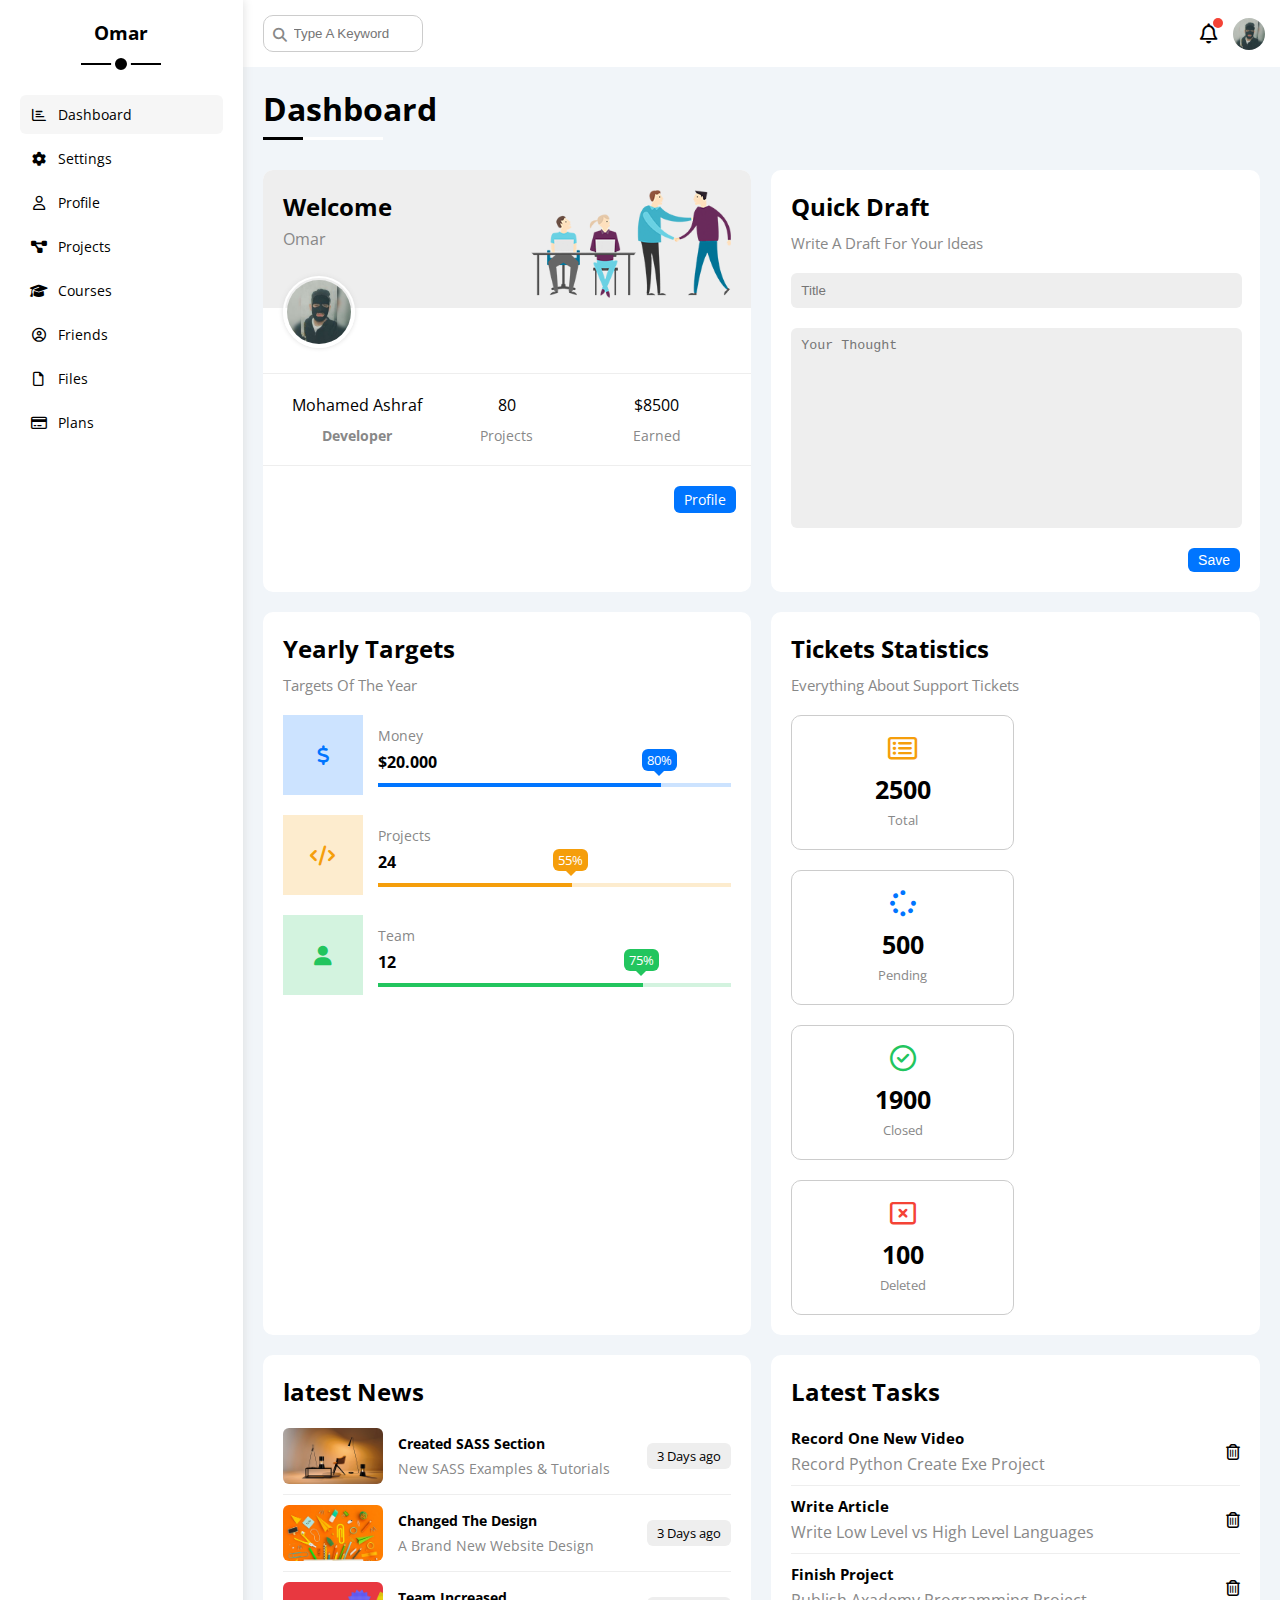
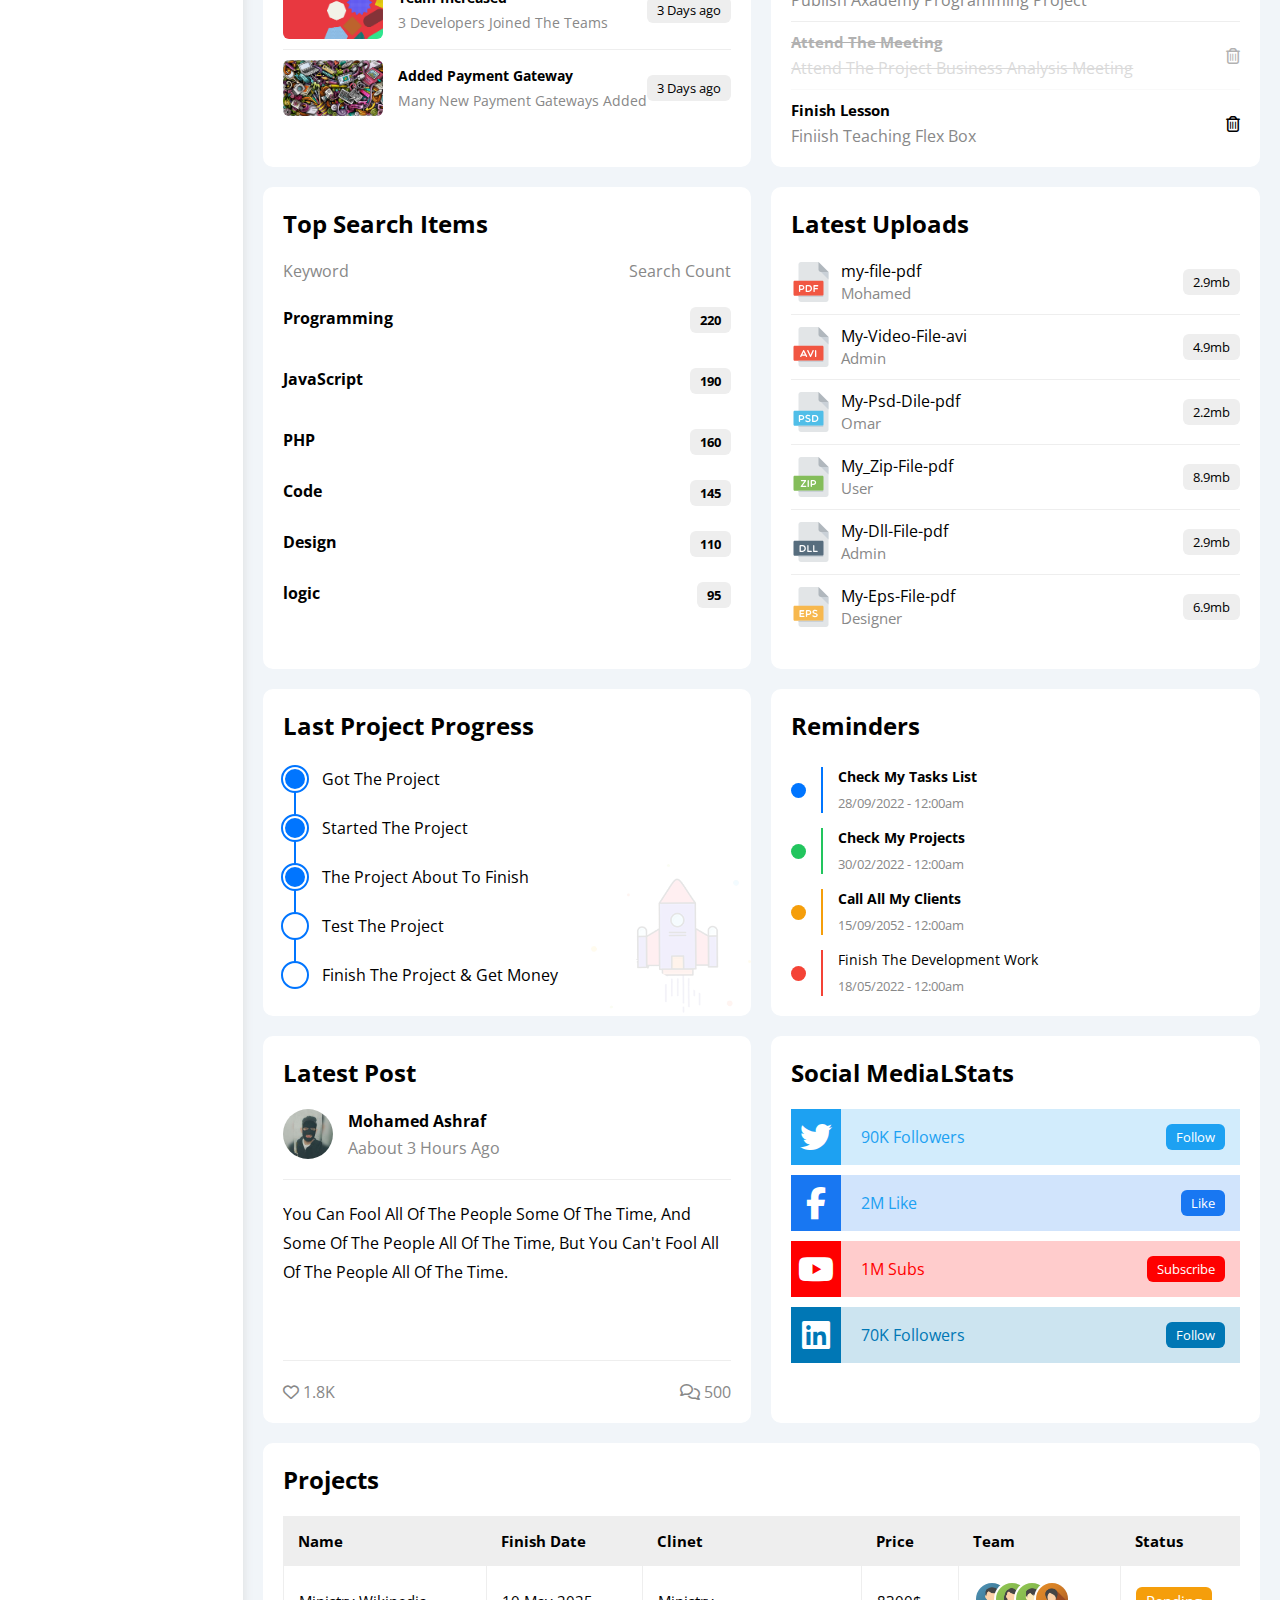
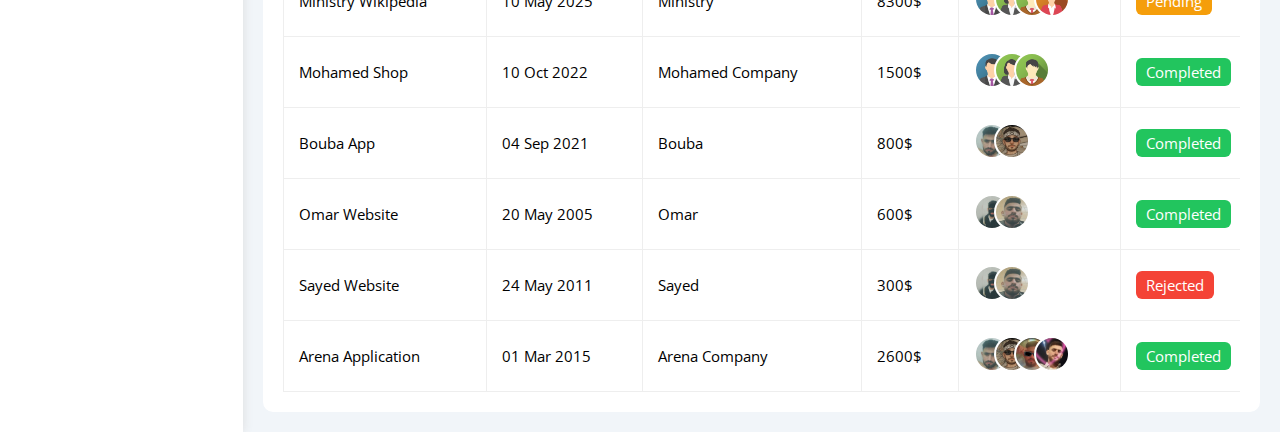
<file: index.html>
<!DOCTYPE html>
<html lang="en">

<head>
    <meta charset="UTF-8">
    <meta http-equiv="X-UA-Compatible" content="IE=edge">
    <meta name="viewport" content="width=device-width, initial-scale=1.0">
    <title>Dashboard</title>
    <link rel="stylesheet" href="./CSS/all.main.css">
    <link rel="stylesheet" href="./CSS/dashboard.css">
    <link rel="stylesheet" href="./CSS/framework.css">
    <link rel="preconnect" href="https://fonts.googleapis.com/">
    <link rel="preconnect" href="https://fonts.gstatic.com" crossorigin />
    <link href="https://fonts.googleapis.com/css2?family=Open+Sans:wght@300;500&#038;display=swap" rel="stylesheet" />
</head>

<body>
    <div class="page d-flex">
        <div class="sidebar bg-white p-20 p-relative">
            <h3 class="p-relative txt-c mt-0 fw-bold">Omar</h3>
            <ul>
                <li>
                    <a class="active d-flex align-center fs-14 c-black rad-6 p-10" href="index.html" target="_blank">
                        <i class="fa-regular fa-chart-bar fa-fw"></i>
                        <span>Dashboard</span>
                    </a>
                </li>
                <li>
                    <a class="d-flex align-center fs-14 c-black rad-6 p-10" href="settings.html" target="_blank">
                        <i class="fa-solid fa-gear fa-fw"></i>
                        <span>Settings</span>
                    </a>
                </li>
                <li>
                    <a class="d-flex align-center fs-14 c-black rad-6 p-10" href="profile.html" target="_blank">
                        <i class="fa-regular fa-user fa-fw"></i>
                        <span>Profile</span>
                    </a>
                </li>
                <li>
                    <a class="d-flex align-center fs-14 c-black rad-6 p-10" href="projects.html" target="_blank">
                        <i class="fa-solid fa-diagram-project fa-fw"></i>
                        <span>Projects</span>
                    </a>
                </li>
                <li>
                    <a class="d-flex align-center fs-14 c-black rad-6 p-10" href="courses.html" target="_blank">
                        <i class="fa-solid fa-graduation-cap fa-fw"></i>
                        <span>Courses</span>
                    </a>
                </li>
                <li>
                    <a class="d-flex align-center fs-14 c-black rad-6 p-10" href="friends.html" target="_blank">
                        <i class="fa-regular fa-circle-user fa-fw"></i>
                        <span>Friends</span>
                    </a>
                </li>
                <li>
                    <a class="d-flex align-center fs-14 c-black rad-6 p-10" href="files.html" target="_blank">
                        <i class="fa-regular fa-file fa-fw"></i>
                        <span>Files</span>
                    </a>
                </li>
                <li>
                    <a class="d-flex align-center fs-14 c-black rad-6 p-10" href="plans.html" target="_blank">
                        <i class="fa-regular fa-credit-card fa-fw"></i>
                        <span>Plans</span>
                    </a>
                </li>
            </ul>
        </div>
        <div class="content w-full">
            <!-- Start Head -->
            <div class="head bg-white p-15 between-flex">
                <div class="search p-relative">
                    <input class="p-10" type="search" placeholder="Type A Keyword" />
                </div>
                <div class="icons d-flex align-center">
                    <span class="notification p-relative">
                        <i class="fa-regular fa-bell fa-lg"></i>
                    </span>
                    <img decoding="async" src="./img/avatar-01.jpg" alt="" />
                </div>
            </div>
            <!-- End Head -->
            <h1 class="p-relative">Dashboard</h1>
            <div class="wrapper d-grid gap-20">
                <!-- Start Welcome Widget -->
                <div class="welcome bg-white rad-10 txt-c-mobile block-mobile">
                    <div class="intro p-20 d-flex space-between bg-eee">
                        <div>
                            <h2 class="m-0">Welcome</h2>
                            <p class="c-grey mt-5">Omar</p>
                        </div>
                        <img decoding="async" class="hide-mobile" src="./img/welcome.png" alt="" />
                    </div>
                    <img decoding="async" src="./img/avatar-01.jpg" alt="" class="avatar" />
                    <div class="body txt-c d-flex p-20 mt-20 mb-20 block-mobile">
                        <div>Mohamed Ashraf <span class="fw-bold d-block c-grey fs-14 mt-10">Developer</span></div>
                        <div>80 <span class="d-block c-grey fs-14 mt-10">Projects</span></div>
                        <div>$8500 <span class="d-block c-grey fs-14 mt-10">Earned</span></div>
                    </div>
                    <a href="profile.html" class="visit d-block fs-14 bg-blue c-white w-fit btn-shape">Profile</a>
                </div>
                <!-- End Welcome Widget -->
                <!-- Start Quick Draft Widget -->
                <div class="quick p-20 bg-white rad-10">
                    <h2 class="mt-0 mb-10">Quick Draft</h2>
                    <p class="c-grey mb-20 mt-0 fs-15">Write A Draft For Your Ideas</p>
                    <form>
                        <input type="text" class="d-block b-none bg-eee rad-6 w-96 p-10 mb-20" placeholder="Title">
                        <textarea class="d-block b-none bg-eee rad-6 p-10 w-96 mb-20"
                            placeholder="Your Thought"></textarea>
                        <input type="submit" class="save d-block btn-shape bg-blue fs-14 c-white b-none w-fit"
                            value="Save">
                    </form>
                </div>
                <!-- End Quick Draft Widget -->
                <!-- Start Tragets Widget -->
                <div class="targets p-20 bg-white rad-10">
                    <h2 class="mt-0 mb-10">Yearly Targets</h2>
                    <p class="mt-0 mb-20 c-grey fs-15">Targets Of The Year</p>
                    <div class="target-row mb-20 blue center-flex">
                        <div class="icon center-flex">
                            <i class="fa-solid fa-dollar-sign fa-lg c-blue"></i>
                        </div>
                        <div class="details">
                            <span class="fs-14 c-grey">Money</span>
                            <span class="d-block mt-5 mb-10 fw-bold">$20.000</span>
                            <div class="progress p-relative">
                                <span class="bg-blue blue" style="width: 80%">
                                    <span class="bg-blue">80%</span>
                                </span>
                            </div>
                        </div>
                    </div>
                    <div class="target-row mb-20 center-flex orange">
                        <div class="icon center-flex">
                            <i class="fa-solid fa-code fa-lg c-orange"></i>
                        </div>
                        <div class="details">
                            <span class="fs-14 c-grey">Projects</span>
                            <span class="d-block mt-5 mb-10 fw-bold">24</span>
                            <div class="progress p-relative">
                                <span class="bg-orange orange" style="width: 55%">
                                    <span class="bg-orange">55%</span>
                                </span>
                            </div>
                        </div>
                    </div>
                    <div class="target-row mb-20 center-flex green">
                        <div class="icon center-flex">
                            <i class="fa-solid fa-user fa-lg c-green"></i>
                        </div>
                        <div class="details">
                            <span class="fs-14 c-grey">Team</span>
                            <span class="d-block mt-5 mb-10 fw-bold">12</span>
                            <div class="progress p-relative">
                                <span class="bg-green green" style="width: 75%">
                                    <span class="bg-green">75%</span>
                                </span>
                            </div>
                        </div>
                    </div>
                </div>
                <!-- End Targets Widget -->
                <!-- Start Tickets  Widget -->
                <div class="tickets p-20 bg-white rad-10">
                    <h2 class="mt-0 mb-10">Tickets Statistics</h2>
                    <p class="mt-0 mb-20 c-grey fs-15">Everything About Support Tickets</p>
                    <div class="d-flex txt-c gap-20 f-wrap">
                        <div class="box p-20 rad-10 fs-13 c-grey">
                            <i class="fa-regular fa-rectangle-list fa-2x mb-10 c-orange"></i>
                            <span class="d-block c-black fw-bold fs-25 mb-5">2500</span>
                            Total
                        </div>
                        <div class="box p-20 rad-10 fs-13 c-grey">
                            <i class="fa-solid fa-spinner fa-2x mb-10 c-blue"></i>
                            <span class="d-block c-black fw-bold fs-25 mb-5">500</span>
                            Pending
                        </div>
                        <div class="box p-20 rad-10 fs-13 c-grey">
                            <i class="fa-regular fa-circle-check fa-2x mb-10 c-green"></i>
                            <span class="d-block c-black fw-bold fs-25 mb-5">1900</span>
                            Closed
                        </div>
                        <div class="box p-20 rad-10 fs-13 c-grey">
                            <i class="fa-regular fa-rectangle-xmark fa-2x mb-10 c-red"></i>
                            <span class="d-block c-black fw-bold fs-25 mb-5">100</span>
                            Deleted
                        </div>
                    </div>
                </div>
                <!-- End Tickets Widget -->
                <!-- Start Latest News -->
                <div class="news p-20 txt-c-mobile bg-white rad-10">
                    <h2 class="mt-0 mb-20">latest News</h2>
                    <div class="news-row d-flex align-center">
                        <img class="w-100 rad-6 mr-15" decoding="async" src="./img/news-01.png" alt="">
                        <div class="info">
                            <h3>Created SASS Section</h3>
                            <p class="c-grey fs-14 m-0">New SASS Examples & Tutorials</p>
                        </div>
                        <div class="btn-shape bg-eee fs-13 lable">3 Days ago</div>
                    </div>
                    <div class="news-row d-flex align-center">
                        <img class="w-100 rad-6 mr-15" decoding="async" src="./img/news-02.png" alt="">
                        <div class="info">
                            <h3>Changed The Design</h3>
                            <p class="c-grey m-0 fs-14">A Brand New Website Design</p>
                        </div>
                        <div class="btn-shape bg-eee fs-13 lable">3 Days ago</div>
                    </div>
                    <div class="news-row d-flex align-center">
                        <img class="w-100 rad-6 mr-15" decoding="async" src="./img/news-03.png" alt="">
                        <div class="info">
                            <h3>Team Increased</h3>
                            <p class="c-grey fs-14 m-0">3 Developers Joined The Teams</p>
                        </div>
                        <div class="btn-shape bg-eee fs-13 lable">3 Days ago</div>
                    </div>
                    <div class="news-row d-flex align-center">
                        <img class="w-100 rad-6 mr-15" decoding="async" src="./img/news-04.png" alt="">
                        <div class="info">
                            <h3>Added Payment Gateway</h3>
                            <p class="c-grey m-0 fs-14">Many New Payment Gateways Added</p>
                        </div>
                        <div class="btn-shape bg-eee fs-13 lable">3 Days ago</div>
                    </div>
                </div>
                <!-- End Latest News -->
                <!-- Start Tasks -->
                <div class="tasks p-20 bg-white rad-10">
                    <h2 class="mb-20 mt-0">Latest Tasks</h2>
                    <div class="tasks-row between-flex">
                        <div class="info">
                            <h3 class="fs-15 mt-0 mb-5">Record One New Video</h3>
                            <p class="m-0 c-grey">Record Python Create Exe Project</p>
                        </div>
                        <i class="fa-regular fa-trash-can delete"></i>
                    </div>
                    <div class="tasks-row between-flex">
                        <div class="info">
                            <h3 class="fs-15 mt-0 mb-5">Write Article</h3>
                            <p class="m-0 c-grey">Write Low Level vs High Level Languages</p>
                        </div>
                        <i class="fa-regular fa-trash-can delete"></i>
                    </div>
                    <div class="tasks-row between-flex">
                        <div class="info">
                            <h3 class="fs-15 mt-0 mb-5">Finish Project</h3>
                            <p class="c-grey m-0">Publish Axademy Programming Project</p>
                        </div>
                        <i class="fa-regular fa-trash-can delete"></i>
                    </div>
                    <div class="tasks-row between-flex done">
                        <div class="info">
                            <h3 class="fs-15 mb-5 mt-0">Attend The Meeting</h3>
                            <p class="c-grey m-0">Attend The Project Business Analysis Meeting</p>
                        </div>
                        <i class="fa-regular fa-trash-can delete"></i>
                    </div>
                    <div class="tasks-row between-flex">
                        <div class="info">
                            <h3 class="fs-15 mt-0 mb-5">Finish Lesson</h3>
                            <p class="c-grey m-0">Finiish Teaching Flex Box</p>
                        </div>
                        <i class="fa-regular fa-trash-can delete"></i>
                    </div>
                </div>
                <!-- End Tasks -->
                <!-- Start Search -->
                <div class="search bg-white rad-10 p-20">
                    <h2 class="mb-20 mt-0">Top Search Items</h2>
                    <div class="item-head d-flex space-between mb-10 c-grey">
                        <div class="pb-15">Keyword</div>
                        <div>Search Count</div>
                    </div>
                    <div class="item mb-10 d-flex space-between pt-5 pb-15">
                        <span class=" fw-bold">Programming</span>
                        <span class="btn-shape c-eee fs-13 fw-bold bg-eee mb-10">220</span>
                    </div>
                    <div class="item mb-10 d-flex space-between pt-5 pb-15">
                        <span class=" fw-bold">JavaScript</span>
                        <span class="btn-shape c-eee fs-13 fw-bold bg-eee mb-10">190</span>
                    </div>
                    <div class="item d-flex space-between pt-5 pb-15">
                        <span class=" fw-bold">PHP</span>
                        <span class="btn-shape c-eee fs-13 fw-bold bg-eee mb-10">160</span>
                    </div>
                    <div class="item d-flex space-between pt-5 pb-15 ">
                        <span class=" fw-bold">Code</span>
                        <span class="btn-shape c-eee fs-13 fw-bold bg-eee mb-10">145</span>
                    </div>
                    <div class="item d-flex space-between pt-5 pb-15">
                        <span class=" fw-bold">Design</span>
                        <span class="btn-shape c-eee fs-13 fw-bold bg-eee mb-10">110</span>
                    </div>
                    <div class="item d-flex space-between pt-5 pb-15">
                        <span class="fw-bold">logic</span>
                        <span class="btn-shape c-eee fs-13 fw-bold bg-eee">95</span>
                    </div>
                </div>
                <!-- Ens Search -->
                <!-- Start Upload -->
                <div class="upload bg-white rad-10 p-20">
                    <h2 class="mt-0 mb-20">Latest Uploads</h2>
                    <ul class="m-0">
                        <li class=" between-flex pb-10 mb-10">
                            <div class="d-flex align-center">
                                <img decoding="async" class="mr-10" src="./img/pdf.svg" alt="">
                                <div>
                                    <span class="d-block">my-file-pdf</span>
                                    <span class="c-grey fs-15">Mohamed</span>
                                </div>
                            </div>
                            <div class="bg-eee btn-shape fs-13">2.9mb</div>
                        </li>
                        <li class="between-flex pb-10 mb-10">
                            <div class="d-flex align-center">
                                <img decoding="async" class="mr-10" src="./img/avi.svg" alt="">
                                <div>
                                    <span class="d-block">My-Video-File-avi</span>
                                    <span class="c-grey fs-15">Admin</span>
                                </div>
                            </div>
                            <div class="bg-eee btn-shape fs-13">4.9mb</div>
                        </li>
                        <li class=" between-flex mb-10 pb-10">
                            <div class="d-flex align-center">
                                <img decoding="async" class="mr-10" src="./img/psd.svg" alt="">
                                <div>
                                    <span class="d-block">My-Psd-Dile-pdf</span>
                                    <span class="c-grey fs-15">Omar</span>
                                </div>
                            </div>
                            <div class="bg-eee btn-shape fs-13">2.2mb</div>
                        </li>
                        <li class="between-flex mb-10 pb-10">
                            <div class="d-flex align-center">
                                <img decoding="async" class="mr-10" src="./img/zip.svg" alt="">
                                <div>
                                    <span class="d-block">My_Zip-File-pdf</span>
                                    <span class="c-grey fs-15">User</span>
                                </div>
                            </div>
                            <div class="bg-eee btn-shape fs-13">8.9mb</div>
                        </li>
                        <li class="between-flex pb-10 mb-10">
                            <div class="d-flex align-center">
                                <img decoding="async" class="mr-10" src="./img/dll.svg" alt="">
                                <div>
                                    <span class="d-block">My-Dll-File-pdf</span>
                                    <span class="c-grey fs-15">Admin</span>
                                </div>
                            </div>
                            <div class="bg-eee btn-shape fs-13">2.9mb</div>
                        </li>
                        <li class="between-flex pb-10 mb-10">
                            <div class="d-flex align-center">
                                <img decoding="async" class="mr-10" src="./img/eps.svg" alt="">
                                <div>
                                    <span class="d-block">My-Eps-File-pdf</span>
                                    <span class="c-grey fs-15">Designer</span>
                                </div>
                            </div>
                            <div class="bg-eee btn-shape fs-13">6.9mb</div>
                        </li>
                    </ul>
                </div>
                <!-- End Upload -->
                <!-- Start Project -->
                <div class="last-project p-20 bg-white rad-10 p-relative">
                    <h2 class="mt-0 mb-20">Last Project Progress</h2>
                    <ul class="m-0 p-relative">
                        <li class="mt-25 d-flex align-center done">Got The Project</li>
                        <li class="mt-25 d-flex align-center done">Started The Project</li>
                        <li class="mt-25 d-flex align-center done">The Project About To Finish</li>
                        <li class="mt-25 d-flex align-center current">Test The Project</li>
                        <li class="mt-25 d-flex align-center">Finish The Project & Get Money</li>
                    </ul>
                    <img decoding="async" class="launch-icon hide-mobile" src="./img/project.png" alt="" />
                </div>
                <!-- End Project -->
                <!-- Start Reminders -->
                <div class="reminders p-relative rad-10 bg-white p-20">
                    <h2 class="mt-0 mb-25">Reminders</h2>
                    <ul class="m-0">
                        <li class=" d-flex align-center mt-15">
                            <span class="key bg-blue d-block mr-15 rad-half"></span>
                            <div class="blue pl-15">
                                <p class="fs-14 fw-bold mt-0 mb-5">Check My Tasks List</p>
                                <span class="fs-13 c-grey">28/09/2022 - 12:00am</span>
                            </div>
                        </li>
                        <li class="d-flex align-center mt-15">
                            <span class="key bg-green d-block mr-15 rad-half"></span>
                            <div class="green pl-15">
                                <p class="fs-14 fw-bold mt-0 mb-5">Check My Projects</p>
                                <span class="fs-13 c-grey">30/02/2022 - 12:00am</span>
                            </div>
                        </li>
                        <li class=" d-flex align-center mt-15">
                            <span class="key rad-half mr-15 d-block bg-orange"></span>
                            <div class="orange pl-15">
                                <p class="fs-14 fw-bold mt-0 mb-5">Call All My Clients</p>
                                <span class="fs-13 c-grey">15/09/2052 - 12:00am</span>
                            </div>
                        </li>
                        <li class=" d-flex align-center mt-15">
                            <span class="key rad-half mr-15 d-block bg-red"></span>
                            <div class="red pl-15">
                                <p class="fs-14 mt-0 mb-5">Finish The Development Work</p>
                                <span class="fs-13 c-grey">18/05/2022 - 12:00am</span>
                            </div>
                        </li>
                    </ul>
                </div>
                <!-- End Reminders -->
                <!-- Start Post -->
                <div class="post bg-white rad-10 p-20">
                    <h2 class="mt-0 mb-20 fw-bold">Latest Post</h2>
                    <div class="top d-flex align-center">
                        <img decoding="async" class="avatar mr-15" src="./img/avatar-01.jpg" alt="">
                        <div class="info">
                            <span class="d-block mt-0 mb-5 fw-bold">Mohamed Ashraf</span>
                            <span class="c-grey">Aabout 3 Hours Ago</span>
                        </div>
                    </div>
                    <div class="content txt-c-mobile pb-20 pt-20 mb-20 mt-20">
                        You can fool all of the people some of the time, and some of the people all of the time, but you
                        can't fool all of the people all of the time.
                    </div>
                    <div class="post-state between-flex c-grey">
                        <div>
                            <i class="red fa-regular fa-heart"></i>
                            <span>1.8K</span>
                        </div>
                        <div>
                            <i class="blue fa-regular fa-comments"></i>
                            <span>500</span>
                        </div>
                    </div>
                </div>
                <!-- End Post -->
                <!-- Start Social -->
                <div class="social rad-10 bg-white p-20 p-relative">
                    <h2 class="mt-0 mb-20">Social MediaLStats</h2>
                    <div class="box twitter p-relative between-flex mb-10 p-15">
                        <i class="c-white fa-brands fa-twitter fa-2x h-full center-flex"></i>
                        <span>90K Followers</span>
                        <a class="blueee fs-13 c-white btn-shape" href="#">Follow</a>
                    </div>
                    <div class="box facebook p-relative between-flex mb-10 p-15">
                        <i class="fa-brands fa-facebook-f fa-2x fa-2x h-full center-flex c-white"></i>
                        <span>2M Like</span>
                        <a class="bluee fs-13 c-white btn-shape" href="#">Like</a>
                    </div>
                    <div class="box youtube p-relative between-flex mb-10 p-15">
                        <i class="c-white fa-brands fa-youtube fa-2x fa-2x h-full center-flex"></i>
                        <span>1M Subs</span>
                        <a class="red fs-13 c-white btn-shape" href="#">Subscribe</a>
                    </div>
                    <div class="box linkedin p-relative between-flex mb-5 p-15">
                        <i class="c-white fa-brands fa-linkedin fa-2x fa-2x h-full center-flex"></i>
                        <span>70K Followers</span>
                        <a class="blue fs-13 c-white btn-shape" href="#">Follow</a>
                    </div>
                </div>
                <!-- End Social -->
            </div>
            <!-- Start Table -->
            <div class="project p-20 rad-10 bg-white m-20">
                <h2 class="mt-0 mb-20">Projects</h2>
                <div class="responsive">
                    <table class="fs-15 w-full">
                        <thead>
                            <tr>
                                <td>Name</td>
                                <td>Finish Date</td>
                                <td>Clinet</td>
                                <td>Price</td>
                                <td>Team</td>
                                <td>Status</td>
                            </tr>
                        </thead>
                        <tbody>
                            <tr>
                                <td>Ministry Wikipedia</td>
                                <td>10 May 2025</td>
                                <td>Ministry</td>
                                <td>8300$</td>
                                <td>
                                    <img decoding="async" src="./img/team-01.png" alt="">
                                    <img decoding="async" src="./img/team-02.png" alt="">
                                    <img decoding="async" src="./img/team-03.png" alt="">
                                    <img decoding="async" src="./img/team-04.png" alt="">
                                </td>
                                <td>
                                    <span class="label btn-shape bg-orange c-white">Pending</span>
                                </td>
                            </tr>
                            <tr>
                                <td>Mohamed Shop</td>
                                <td>10 Oct 2022</td>
                                <td>Mohamed Company</td>
                                <td>1500$</td>
                                <td>
                                    <img decoding="async" src="./img/team-01.png" alt="">
                                    <img decoding="async" src="./img/team-02.png" alt="">
                                    <img decoding="async" src="./img/team-03.png" alt="">
                                </td>
                                <td>
                                    <span class="label btn-shape bg-green c-white">Completed</span>
                                </td>
                            </tr>
                            <tr>
                                <td>Bouba App</td>
                                <td>04 Sep 2021</td>
                                <td>Bouba</td>
                                <td>800$</td>
                                <td>
                                    <img decoding="async" src="./img/avatar-03.png" alt="">
                                    <img decoding="async" src="./img/avatar-04.png" alt="">
                                </td>
                                <td>
                                    <span class="label btn-shape bg-green c-white">Completed</span>
                                </td>
                            </tr>
                            <tr>
                                <td>Omar Website</td>
                                <td>20 May 2005</td>
                                <td>Omar</td>
                                <td>600$</td>
                                <td>
                                    <img decoding="async" src="./img/avatar-01.jpg" alt="">
                                    <img decoding="async" src="./img/avatar-02.png" alt="">
                                </td>
                                <td>
                                    <span class="label btn-shape bg-green c-white">Completed</span>
                                </td>
                            </tr>
                            <tr>
                                <td>Sayed Website</td>
                                <td>24 May 2011</td>
                                <td>Sayed</td>
                                <td>300$</td>
                                <td>
                                    <img decoding="async" src="./img/avatar-01.jpg" alt="">
                                    <img decoding="async" src="./img/avatar-02.png" alt="">
                                </td>
                                <td>
                                    <span class="label btn-shape bg-red c-white">Rejected</span>
                                </td>
                            </tr>
                            <tr>
                                <td>Arena Application</td>
                                <td>01 Mar 2015</td>
                                <td>Arena Company</td>
                                <td>2600$</td>
                                <td>
                                    <img decoding="async" src="./img/avatar-03.png" alt="">
                                    <img decoding="async" src="./img/avatar-04.png" alt="">
                                    <img decoding="async" src="./img/avatar-05.png" alt="">
                                    <img decoding="async" src="./img/avatar-06.png" alt="">
                                </td>
                                <td>
                                    <span class="label btn-shape bg-green c-white">Completed</span>
                                </td>
                            </tr>
                        </tbody>
                    </table>
                </div>
            </div>
            <!-- End Table -->
        </div>
    </div>
</body>

</html>
</file>
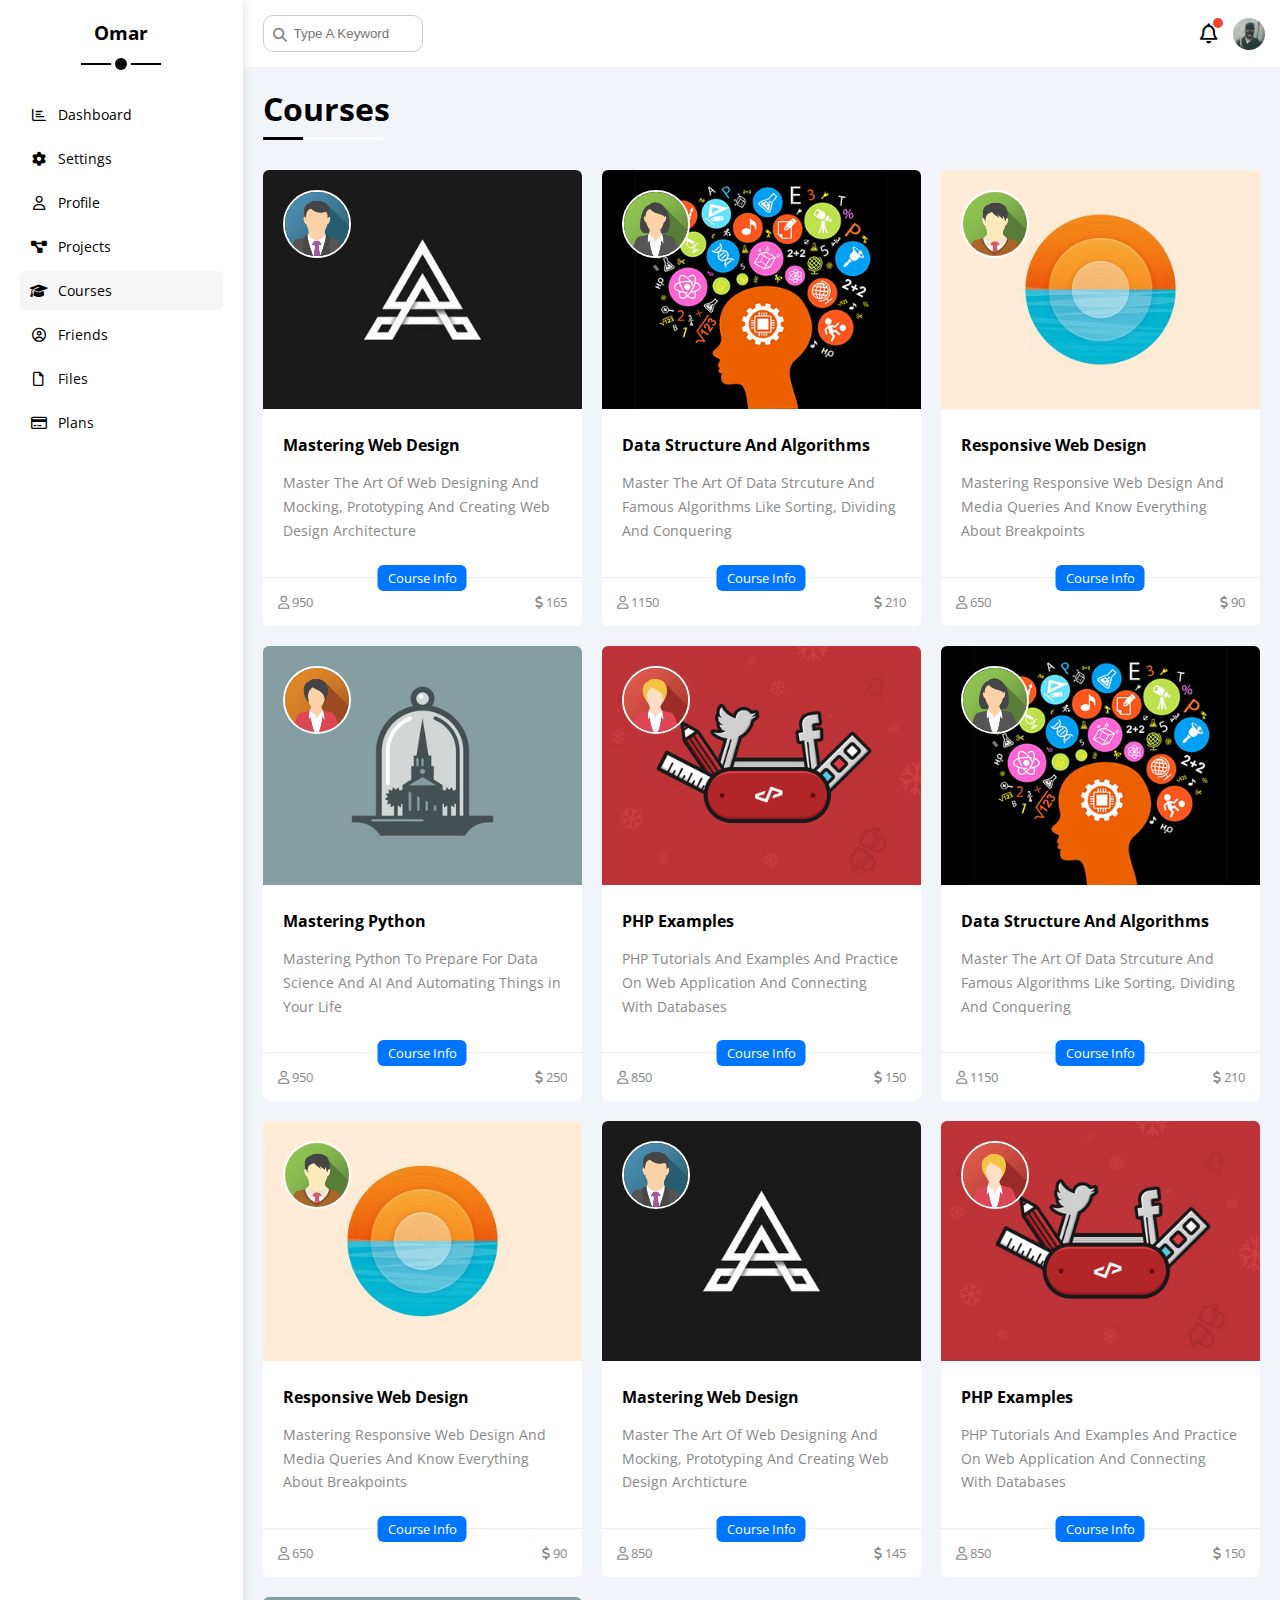
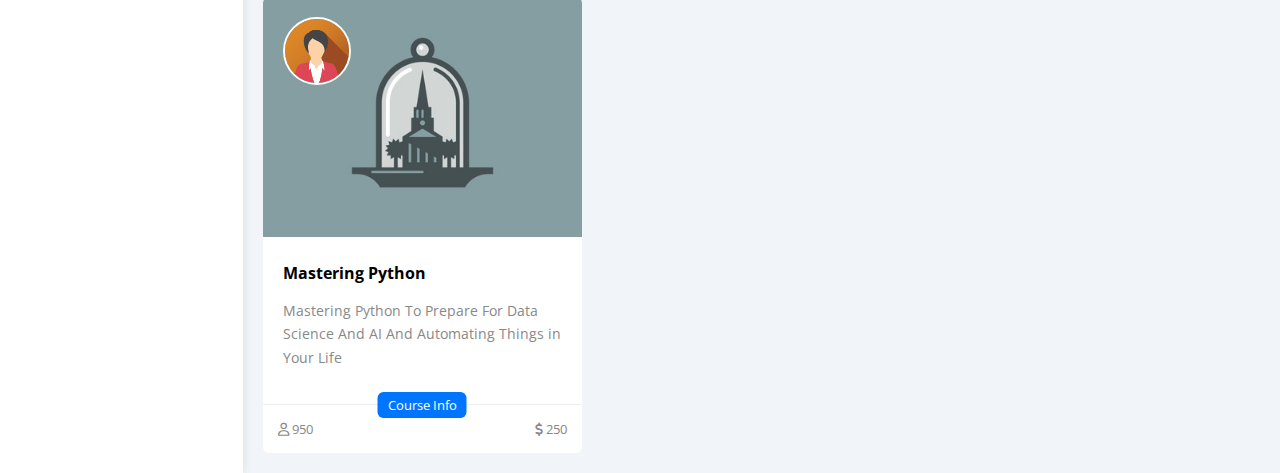
<file: courses.html>
<!DOCTYPE html>
<html lang="en">

<head>
    <meta charset="UTF-8">
    <meta http-equiv="X-UA-Compatible" content="IE=edge">
    <meta name="viewport" content="width=device-width, initial-scale=1.0">
    <title>Dashboard</title>
    <link rel="stylesheet" href="./CSS/all.main.css">
    <link rel="stylesheet" href="./CSS/dashboard.css">
    <link rel="stylesheet" href="./CSS/framework.css">
    <link rel="preconnect" href="https://fonts.googleapis.com/">
    <link rel="preconnect" href="https://fonts.gstatic.com" crossorigin />
    <link href="https://fonts.googleapis.com/css2?family=Open+Sans:wght@300;500&#038;display=swap" rel="stylesheet" />
</head>

<body>
    <div class="page d-flex">
        <div class="sidebar bg-white p-20 p-relative">
            <h3 class="p-relative txt-c mt-0 fw-bold">Omar</h3>
            <ul>
                <li>
                    <a class="d-flex align-center fs-14 c-black rad-6 p-10" href="index.html" target="_blank">
                        <i class="fa-regular fa-chart-bar fa-fw"></i>
                        <span>Dashboard</span>
                    </a>
                </li>
                <li>
                    <a class="d-flex align-center fs-14 c-black rad-6 p-10" href="settings.html" target="_blank">
                        <i class="fa-solid fa-gear fa-fw"></i>
                        <span>Settings</span>
                    </a>
                </li>
                <li>
                    <a class="d-flex align-center fs-14 c-black rad-6 p-10" href="profile.html" target="_blank">
                        <i class="fa-regular fa-user fa-fw"></i>
                        <span>Profile</span>
                    </a>
                </li>
                <li>
                    <a class="d-flex align-center fs-14 c-black rad-6 p-10" href="projects.html" target="_blank">
                        <i class="fa-solid fa-diagram-project fa-fw"></i>
                        <span>Projects</span>
                    </a>
                </li>
                <li>
                    <a class="active d-flex align-center fs-14 c-black rad-6 p-10" href="courses.html" target="_blank">
                        <i class="fa-solid fa-graduation-cap fa-fw"></i>
                        <span>Courses</span>
                    </a>
                </li>
                <li>
                    <a class="d-flex align-center fs-14 c-black rad-6 p-10" href="friends.html" target="_blank">
                        <i class="fa-regular fa-circle-user fa-fw"></i>
                        <span>Friends</span>
                    </a>
                </li>
                <li>
                    <a class="d-flex align-center fs-14 c-black rad-6 p-10" href="files.html" target="_blank">
                        <i class="fa-regular fa-file fa-fw"></i>
                        <span>Files</span>
                    </a>
                </li>
                <li>
                    <a class="d-flex align-center fs-14 c-black rad-6 p-10" href="plans.html" target="_blank">
                        <i class="fa-regular fa-credit-card fa-fw"></i>
                        <span>Plans</span>
                    </a>
                </li>
            </ul>
        </div>
        <div class="content w-full">
            <!-- Start Head -->
            <div class="head bg-white p-15 between-flex">
                <div class="search p-relative">
                    <input class="p-10" type="search" placeholder="Type A Keyword" />
                </div>
                <div class="icons d-flex align-center">
                    <span class="notification p-relative">
                        <i class="fa-regular fa-bell fa-lg"></i>
                    </span>
                    <img decoding="async" src="./img/avatar-01.jpg" alt="" />
                </div>
            </div>
            <!-- End Head -->
            <h1 class="p-relative">Courses</h1>
            <div class="courses-page m-20 d-grid gap-20">
                <!-- Start Courses-->
                <div class="course bg-white rad-6 p-relative">
                    <img decoding="async" class="cover-one" src="./img/course-01.jpg" alt="" />
                    <img decoding="async" class="cover-two" src="./img/team-01.png" alt="" />
                    <div class="p-20">
                        <h4 class="m-0">Mastering Web Design</h4>
                        <p class="description c-grey mt-15 fs-14">
                            Master The Art Of Web Designing And Mocking, Prototyping And Creating Web Design
                            Architecture
                        </p>
                    </div>
                    <div class="info p-15 p-relative between-flex">
                        <a href="#" class="title bg-blue c-white btn-shape">Course Info</a>
                        <span class="c-grey">
                            <i class="fa-regular fa-user"></i>
                            950
                        </span>
                        <span class="c-grey">
                            <i class="fa-solid fa-dollar-sign"></i>
                            165
                        </span>
                    </div>
                </div>
                <div class="course bg-white rad-6 p-relative">
                    <img decoding="async" class="cover-one" src="./img/course-02.jpg" alt="" />
                    <img decoding="async" class="cover-two" src="./img/team-02.png" alt="" />
                    <div class="p-20">
                        <h4 class="m-0">Data Structure And Algorithms</h4>
                        <p class="description c-grey mt-15 fs-14">
                            Master The Art Of Data Strcuture And Famous Algorithms Like Sorting, Dividing And Conquering
                        </p>
                    </div>
                    <div class="info p-15 p-relative between-flex">
                        <a href="#" class="title bg-blue c-white btn-shape">Course Info</a>
                        <span class="c-grey"> <i class="fa-regular fa-user"></i> 1150</span>
                        <span class="c-grey"><i class="fa-solid fa-dollar-sign"></i> 210</span>
                    </div>
                </div>
                <div class="course bg-white rad-6 p-relative">
                    <img decoding="async" class="cover-one" src="./img/course-03.jpg" alt="" />
                    <img decoding="async" class="cover-two" src="./img/team-03.png" alt="" />
                    <div class="p-20">
                        <h4 class="m-0">Responsive Web Design</h4>
                        <p class="description c-grey mt-15 fs-14">
                            Mastering Responsive Web Design And Media Queries And Know Everything About Breakpoints
                        </p>
                    </div>
                    <div class="info p-15 p-relative between-flex">
                        <a href="#" class="title bg-blue c-white btn-shape">Course Info</a>
                        <span class="c-grey"> <i class="fa-regular fa-user"></i> 650</span>
                        <span class="c-grey"><i class="fa-solid fa-dollar-sign"></i> 90</span>
                    </div>
                </div>
                <div class="course bg-white rad-6 p-relative">
                    <img decoding="async" class="cover-one" src="./img/course-04.jpg" alt="" />
                    <img decoding="async" class="cover-two" src="./img/team-04.png" alt="" />
                    <div class="p-20">
                        <h4 class="m-0">Mastering Python</h4>
                        <p class="description c-grey mt-15 fs-14">
                            Mastering Python To Prepare For Data Science And AI And Automating Things in Your Life
                        </p>
                    </div>
                    <div class="info p-15 p-relative between-flex">
                        <a href="#" class="title bg-blue c-white btn-shape">Course Info</a>
                        <span class="c-grey"> <i class="fa-regular fa-user"></i> 950</span>
                        <span class="c-grey"><i class="fa-solid fa-dollar-sign"></i> 250</span>
                    </div>
                </div>
                <div class="course bg-white rad-6 p-relative">
                    <img decoding="async" class="cover-one" src="./img/course-05.jpg" alt="" />
                    <img decoding="async" class="cover-two" src="./img/team-05.png" alt="" />
                    <div class="p-20">
                        <h4 class="m-0">PHP Examples</h4>
                        <p class="description c-grey mt-15 fs-14">
                            PHP Tutorials And Examples And Practice On Web Application And Connecting With Databases
                        </p>
                    </div>
                    <div class="info p-15 p-relative between-flex">
                        <a href="#" class="title bg-blue c-white btn-shape">Course Info</a>
                        <span class="c-grey"> <i class="fa-regular fa-user"></i> 850</span>
                        <span class="c-grey"><i class="fa-solid fa-dollar-sign"></i> 150</span>
                    </div>
                </div>
                <div class="course bg-white rad-6 p-relative">
                    <img decoding="async" class="cover-one" src="./img/course-02.jpg" alt="" />
                    <img decoding="async" class="cover-two" src="./img/team-02.png" alt="" />
                    <div class="p-20">
                        <h4 class="m-0">Data Structure And Algorithms</h4>
                        <p class="description c-grey mt-15 fs-14">
                            Master The Art Of Data Strcuture And Famous Algorithms Like Sorting, Dividing And Conquering
                        </p>
                    </div>
                    <div class="info p-15 p-relative between-flex">
                        <a href="#" class="title bg-blue c-white btn-shape">Course Info</a>
                        <span class="c-grey"> <i class="fa-regular fa-user"></i> 1150</span>
                        <span class="c-grey"><i class="fa-solid fa-dollar-sign"></i> 210</span>
                    </div>
                </div>
                <div class="course bg-white rad-6 p-relative">
                    <img decoding="async" class="cover-one" src="./img/course-03.jpg" alt="" />
                    <img decoding="async" class="cover-two" src="./img/team-03.png" alt="" />
                    <div class="p-20">
                        <h4 class="m-0">Responsive Web Design</h4>
                        <p class="description c-grey mt-15 fs-14">
                            Mastering Responsive Web Design And Media Queries And Know Everything About Breakpoints
                        </p>
                    </div>
                    <div class="info p-15 p-relative between-flex">
                        <a href="#" class="title bg-blue c-white btn-shape">Course Info</a>
                        <span class="c-grey"> <i class="fa-regular fa-user"></i> 650</span>
                        <span class="c-grey"><i class="fa-solid fa-dollar-sign"></i> 90</span>
                    </div>
                </div>
                <div class="course bg-white rad-6 p-relative">
                    <img decoding="async" class="cover-one" src="./img/course-01.jpg" alt="" />
                    <img decoding="async" class="cover-two" src="./img/team-01.png" alt="" />
                    <div class="p-20">
                        <h4 class="m-0">Mastering Web Design</h4>
                        <p class="description c-grey mt-15 fs-14">
                            Master The Art Of Web Designing And Mocking, Prototyping And Creating Web Design Archticture
                        </p>
                    </div>
                    <div class="info p-15 p-relative between-flex">
                        <a href="#" class="title bg-blue c-white btn-shape">Course Info</a>
                        <span class="c-grey"> <i class="fa-regular fa-user"></i> 850</span>
                        <span class="c-grey"><i class="fa-solid fa-dollar-sign"></i> 145</span>
                    </div>
                </div>
                <div class="course bg-white rad-6 p-relative">
                    <img decoding="async" class="cover-one" src="./img/course-05.jpg" alt="" />
                    <img decoding="async" class="cover-two" src="./img/team-05.png" alt="" />
                    <div class="p-20">
                        <h4 class="m-0">PHP Examples</h4>
                        <p class="description c-grey mt-15 fs-14">
                            PHP Tutorials And Examples And Practice On Web Application And Connecting With Databases
                        </p>
                    </div>
                    <div class="info p-15 p-relative between-flex">
                        <a href="#" class="title bg-blue c-white btn-shape">Course Info</a>
                        <span class="c-grey"> <i class="fa-regular fa-user"></i> 850</span>
                        <span class="c-grey"><i class="fa-solid fa-dollar-sign"></i> 150</span>
                    </div>
                </div>
                <div class="course bg-white rad-6 p-relative">
                    <img decoding="async" class="cover-one" src="./img/course-04.jpg" alt="" />
                    <img decoding="async" class="cover-two" src="./img/team-04.png" alt="" />
                    <div class="p-20">
                        <h4 class="m-0">Mastering Python</h4>
                        <p class="description c-grey mt-15 fs-14">
                            Mastering Python To Prepare For Data Science And AI And Automating Things in Your Life
                        </p>
                    </div>
                    <div class="info p-15 p-relative between-flex">
                        <a href="#" class="title bg-blue c-white btn-shape">Course Info</a>
                        <span class="c-grey"> <i class="fa-regular fa-user"></i> 950</span>
                        <span class="c-grey"><i class="fa-solid fa-dollar-sign"></i> 250</span>
                    </div>
                </div>
                <!-- End Courses-->
            </div>
        </div>
    </div>
</body>

</html>
</file>
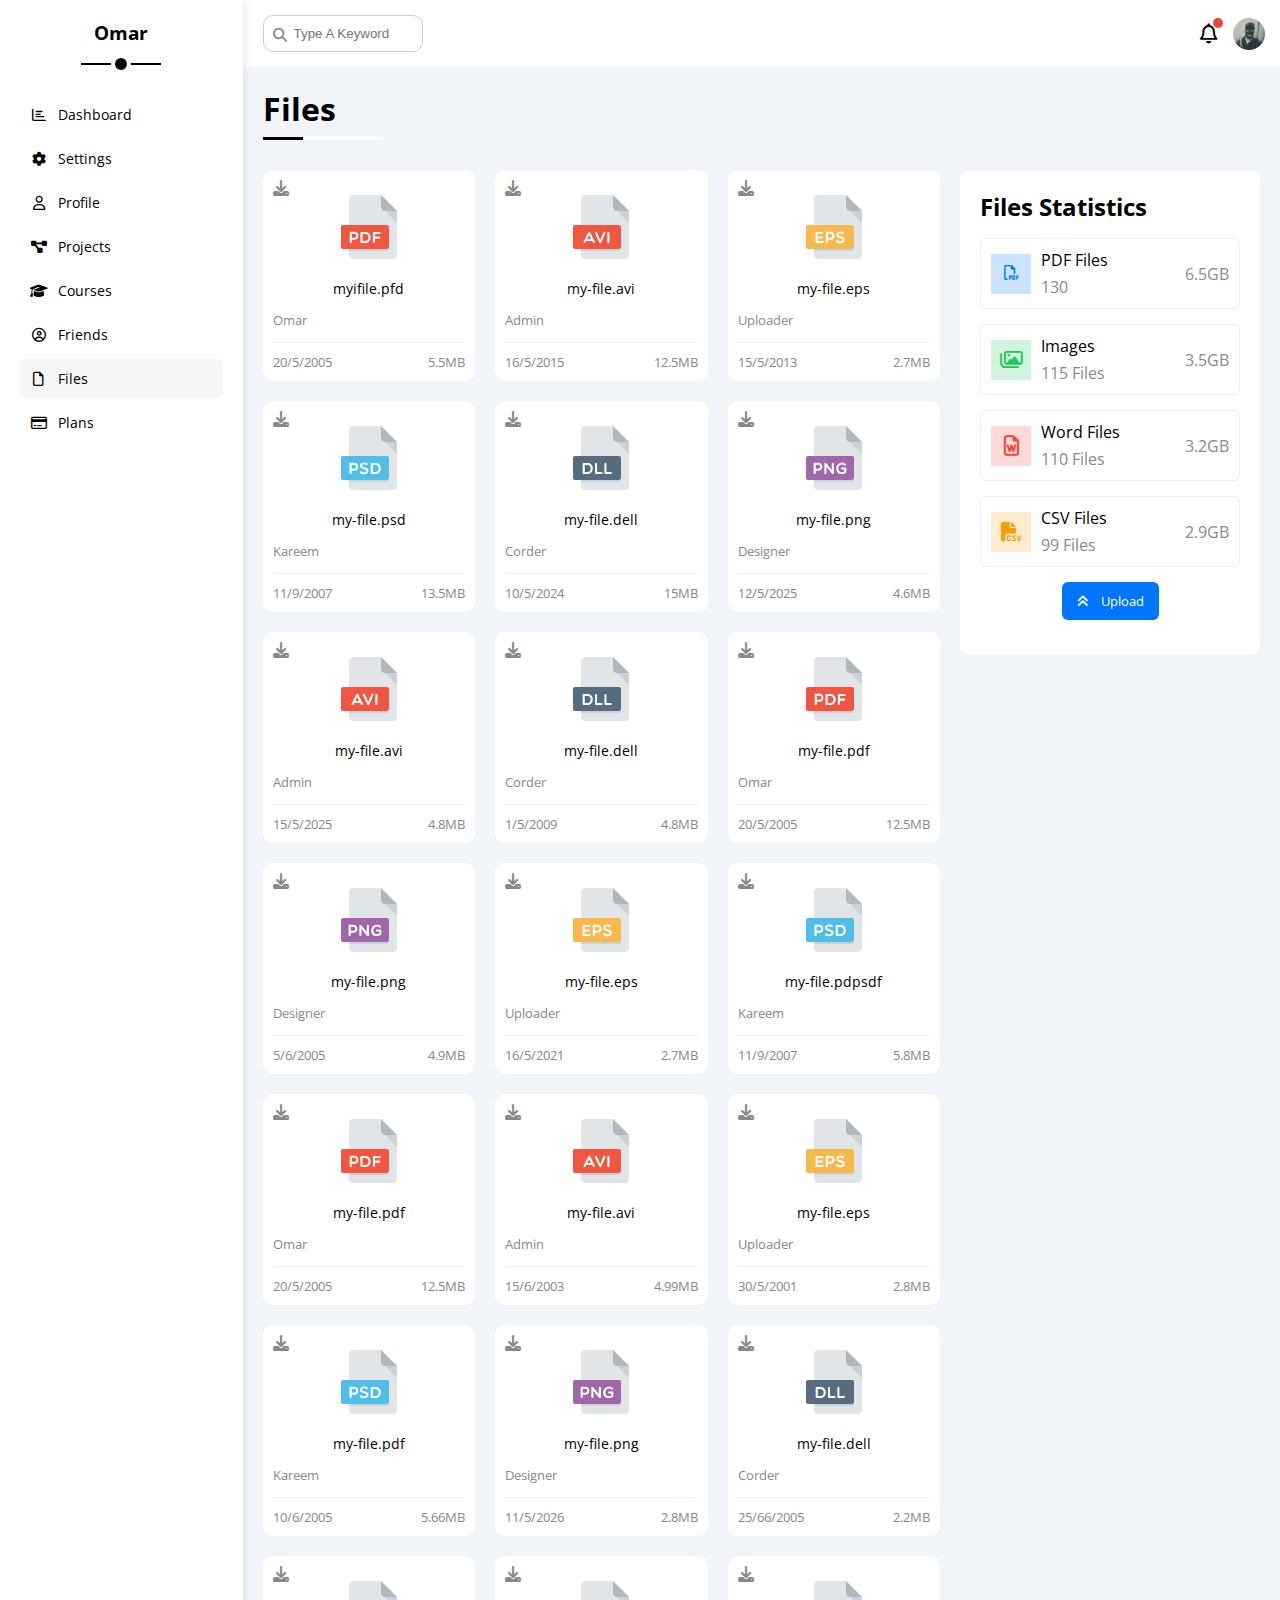
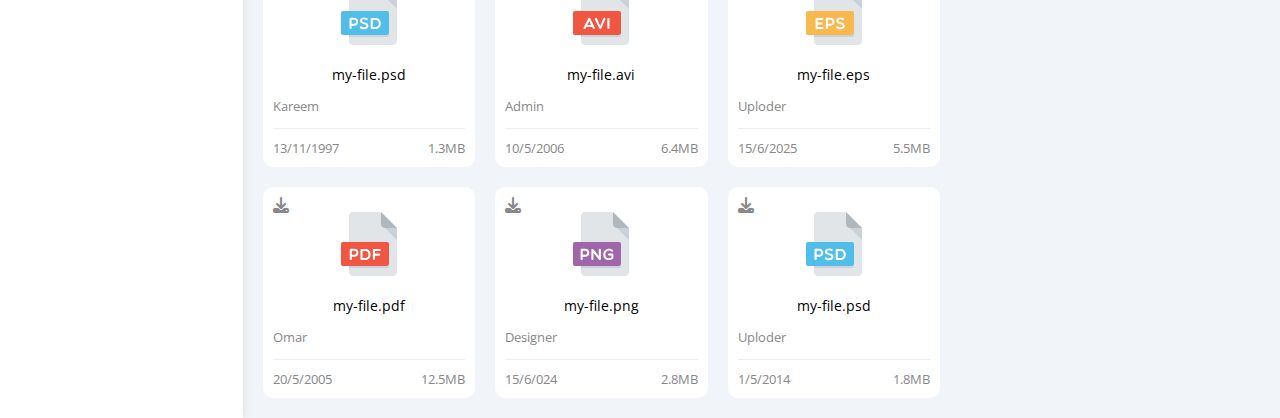
<file: files.html>
<!DOCTYPE html>
<html lang="en">

<head>
    <meta charset="UTF-8">
    <meta http-equiv="X-UA-Compatible" content="IE=edge">
    <meta name="viewport" content="width=device-width, initial-scale=1.0">
    <title>Dashboard</title>
    <link rel="stylesheet" href="./CSS/all.main.css">
    <link rel="stylesheet" href="./CSS/dashboard.css">
    <link rel="stylesheet" href="./CSS/framework.css">
    <link rel="preconnect" href="https://fonts.googleapis.com/">
    <link rel="preconnect" href="https://fonts.gstatic.com" crossorigin />
    <link href="https://fonts.googleapis.com/css2?family=Open+Sans:wght@300;500&#038;display=swap" rel="stylesheet" />
</head>

<body>
    <div class="page d-flex">
        <div class="sidebar bg-white p-20 p-relative">
            <h3 class="p-relative txt-c mt-0 fw-bold">Omar</h3>
            <ul>
                <li>
                    <a class="d-flex align-center fs-14 c-black rad-6 p-10" href="index.html" target="_blank">
                        <i class="fa-regular fa-chart-bar fa-fw"></i>
                        <span>Dashboard</span>
                    </a>
                </li>
                <li>
                    <a class="d-flex align-center fs-14 c-black rad-6 p-10" href="settings.html" target="_blank">
                        <i class="fa-solid fa-gear fa-fw"></i>
                        <span>Settings</span>
                    </a>
                </li>
                <li>
                    <a class="d-flex align-center fs-14 c-black rad-6 p-10" href="profile.html" target="_blank">
                        <i class="fa-regular fa-user fa-fw"></i>
                        <span>Profile</span>
                    </a>
                </li>
                <li>
                    <a class="d-flex align-center fs-14 c-black rad-6 p-10" href="projects.html" target="_blank">
                        <i class="fa-solid fa-diagram-project fa-fw"></i>
                        <span>Projects</span>
                    </a>
                </li>
                <li>
                    <a class="d-flex align-center fs-14 c-black rad-6 p-10" href="courses.html" target="_blank">
                        <i class="fa-solid fa-graduation-cap fa-fw"></i>
                        <span>Courses</span>
                    </a>
                </li>
                <li>
                    <a class="d-flex align-center fs-14 c-black rad-6 p-10" href="friends.html" target="_blank">
                        <i class="fa-regular fa-circle-user fa-fw"></i>
                        <span>Friends</span>
                    </a>
                </li>
                <li>
                    <a class="active d-flex align-center fs-14 c-black rad-6 p-10" href="files.html" target="_blank">
                        <i class="fa-regular fa-file fa-fw"></i>
                        <span>Files</span>
                    </a>
                </li>
                <li>
                    <a class="d-flex align-center fs-14 c-black rad-6 p-10" href="plans.html" target="_blank">
                        <i class="fa-regular fa-credit-card fa-fw"></i>
                        <span>Plans</span>
                    </a>
                </li>
            </ul>
        </div>
        <div class="content w-full">
            <!-- Start Head -->
            <div class="head bg-white p-15 between-flex">
                <div class="search p-relative">
                    <input class="p-10" type="search" placeholder="Type A Keyword" />
                </div>
                <div class="icons d-flex align-center">
                    <span class="notification p-relative">
                        <i class="fa-regular fa-bell fa-lg"></i>
                    </span>
                    <img decoding="async" src="./img/avatar-01.jpg" alt="" />
                </div>
            </div>
            <!-- End Head -->
            <!-- <h1 class="p-relative">Files</h1> -->
            <h1 class="p-relative">Files</h1>
            <div class="file-page d-flex m-20 gap-20 ">
                <!-- Start Files-->
                <div class="files-stats bg-white rad-10 p-20">
                    <h2 class="mt-0 mb-15 txt-c-mobile">Files Statistics</h2>
                    <div class="border-eee d-flex align-center rad-6 mb-15 p-10">
                        <i class="blue icon fa-regular fa-file-pdf fa-lg center-flex c-blue fs-15"></i>
                        <div class="info">
                            <span>PDF Files</span>
                            <span class="mt-5 d-block c-grey">130</span>
                        </div>
                        <div class="size c-grey">6.5GB</div>
                    </div>
                    <div class="border-eee d-flex align-center rad-6 mb-15 p-10">
                        <i class="green icon fa-regular fa-images fa-lg center-flex c-green"></i>
                        <div class="info">
                            <span>Images</span>
                            <span class="mt-5 d-block c-grey">115 Files</span>
                        </div>
                        <div class="size c-grey">3.5GB</div>
                    </div>
                    <div class="border-eee d-flex align-center rad-6 mb-15 p-10">
                        <i class="red icon fa-regular fa-file-word fa-lg center-flex c-red"></i>
                        <div class="info">
                            <span>Word Files</span>
                            <span class="mt-5 d-block c-grey">110 Files</span>
                        </div>
                        <div class="size c-grey">3.2GB</div>
                    </div>
                    <div class="border-eee d-flex align-center rad-6 mb-15 p-10">
                        <i class="orange icon fa-solid fa-file-csv fa-lg center-flex c-orange"></i>
                        <div class="info">
                            <span>CSV Files</span>
                            <span class="mt-5 d-block c-grey">99 Files</span>
                        </div>
                        <div class="size c-grey">2.9GB</div>
                    </div>
                    <a href="#" class="upload fs-13 bg-blue w-fit c-white d-block rad-6">
                        <i class="fa-solid fa-angles-up mr-10"></i>
                        Upload
                    </a>
                </div>
                <div class="files-content d-grid gap-20">
                    <div class="file bg-white p-10 rad-10">
                        <i class=" fa-solid fa-download download  c-grey p-absolute"></i>
                        <div class="icon txt-c">
                            <img decoding="async" class="mt-15 mb-15" src="./img/pdf.svg" alt="">
                        </div>
                        <div class="txt-c mb-10 fs-14">myifile.pfd</div>
                        <p class="c-grey fs-13">Omar</p>
                        <div class="info between-flex mt-10 pt-10 fs-13 c-grey">
                            <span>20/5/2005</span>
                            <span>5.5MB</span>
                        </div>
                    </div>
                    <div class="file bg-white p-10 rad-10">
                        <i class=" fa-solid fa-download download c-grey p-absolute"></i>
                        <div class="icon txt-c">
                            <img decoding="async" class="mt-15 mb-15" src="./img/avi.svg" alt="">
                        </div>
                        <div class="txt-c mb-10 fs-14">my-file.avi</div>
                        <p class="c-grey fs-13">Admin</p>
                        <div class="info between-flex mt-10 pt-10 fs-13 c-grey">
                            <span>16/5/2015</span>
                            <span>12.5MB</span>
                        </div>
                    </div>
                    <div class="file bg-white p-10 rad-10">
                        <i class=" fa-solid fa-download download c-grey p-absolute"></i>
                        <div class="icon txt-c">
                            <img decoding="async" class="mt-15 mb-15" src="./img/eps.svg" alt="">
                        </div>
                        <div class="txt-c mb-10 fs-14">my-file.eps</div>
                        <p class="c-grey fs-13">Uploader</p>
                        <div class="info between-flex mt-10 pt-10 fs-13 c-grey">
                            <span>15/5/2013</span>
                            <span>2.7MB</span>
                        </div>
                    </div>
                    <div class="file bg-white p-10 rad-10">
                        <i class=" fa-solid fa-download download c-grey p-absolute"></i>
                        <div class="icon txt-c">
                            <img decoding="async" class="mt-15 mb-15" src="./img/psd.svg" alt="">
                        </div>
                        <div class="txt-c mb-10 fs-14">my-file.psd</div>
                        <p class="c-grey fs-13">Kareem</p>
                        <div class="info between-flex mt-10 pt-10 fs-13 c-grey">
                            <span>11/9/2007</span>
                            <span>13.5MB</span>
                        </div>
                    </div>
                    <div class="file bg-white p-10 rad-10">
                        <i class=" fa-solid fa-download download c-grey p-absolute"></i>
                        <div class="icon txt-c">
                            <img decoding="async" class="mt-15 mb-15" src="./img/dll.svg" alt="">
                        </div>
                        <div class="txt-c mb-10 fs-14">my-file.dell</div>
                        <p class="c-grey fs-13">Corder</p>
                        <div class="info between-flex mt-10 pt-10 fs-13 c-grey">
                            <span>10/5/2024</span>
                            <span>15MB</span>
                        </div>
                    </div>
                    <div class="file bg-white p-10 rad-10">
                        <i class=" fa-solid fa-download download c-grey p-absolute"></i>
                        <div class="icon txt-c">
                            <img decoding="async" class="mt-15 mb-15" src="./img/png.svg" alt="">
                        </div>
                        <div class="txt-c mb-10 fs-14">my-file.png</div>
                        <p class="c-grey fs-13">Designer</p>
                        <div class="info between-flex mt-10 pt-10 fs-13 c-grey">
                            <span>12/5/2025</span>
                            <span>4.6MB</span>
                        </div>
                    </div>
                    <div class="file bg-white p-10 rad-10">
                        <i class=" fa-solid fa-download download c-grey p-absolute"></i>
                        <div class="icon txt-c">
                            <img decoding="async" class="mt-15 mb-15" src="./img/avi (1).svg" alt="">
                        </div>
                        <div class="txt-c mb-10 fs-14">my-file.avi</div>
                        <p class="c-grey fs-13">Admin</p>
                        <div class="info between-flex mt-10 pt-10 fs-13 c-grey">
                            <span>15/5/2025</span>
                            <span>4.8MB</span>
                        </div>
                    </div>
                    <div class="file bg-white p-10 rad-10">
                        <i class=" fa-solid fa-download download c-grey p-absolute"></i>
                        <div class="icon txt-c">
                            <img decoding="async" class="mt-15 mb-15" src="./img/dll (1).svg" alt="">
                        </div>
                        <div class="txt-c mb-10 fs-14">my-file.dell</div>
                        <p class="c-grey fs-13">Corder</p>
                        <div class="info between-flex mt-10 pt-10 fs-13 c-grey">
                            <span>1/5/2009</span>
                            <span>4.8MB</span>
                        </div>
                    </div>
                    <div class="file bg-white p-10 rad-10">
                        <i class=" fa-solid fa-download download c-grey p-absolute"></i>
                        <div class="icon txt-c">
                            <img decoding="async" class="mt-15 mb-15" src="./img/pdf (1).svg" alt="">
                        </div>
                        <div class="txt-c mb-10 fs-14">my-file.pdf</div>
                        <p class="c-grey fs-13">Omar</p>
                        <div class="info between-flex mt-10 pt-10 fs-13 c-grey">
                            <span>20/5/2005</span>
                            <span>12.5MB</span>
                        </div>
                    </div>
                    <div class="file bg-white p-10 rad-10">
                        <i class=" fa-solid fa-download download c-grey p-absolute"></i>
                        <div class="icon txt-c">
                            <img decoding="async" class="mt-15 mb-15" src="./img/png.svg" alt="">
                        </div>
                        <div class="txt-c mb-10 fs-14">my-file.png</div>
                        <p class="c-grey fs-13">Designer</p>
                        <div class="info between-flex mt-10 pt-10 fs-13 c-grey">
                            <span>5/6/2005</span>
                            <span>4.9MB</span>
                        </div>
                    </div>
                    <div class="file bg-white p-10 rad-10">
                        <i class=" fa-solid fa-download download c-grey p-absolute"></i>
                        <div class="icon txt-c">
                            <img decoding="async" class="mt-15 mb-15" src="./img/eps.svg" alt="">
                        </div>
                        <div class="txt-c mb-10 fs-14">my-file.eps</div>
                        <p class="c-grey fs-13">Uploader</p>
                        <div class="info between-flex mt-10 pt-10 fs-13 c-grey">
                            <span>16/5/2021</span>
                            <span>2.7MB</span>
                        </div>
                    </div>
                    <div class="file bg-white p-10 rad-10">
                        <i class=" fa-solid fa-download download c-grey p-absolute"></i>
                        <div class="icon txt-c">
                            <img decoding="async" class="mt-15 mb-15" src="./img/psd (1).svg" alt="">
                        </div>
                        <div class="txt-c mb-10 fs-14">my-file.pdpsdf</div>
                        <p class="c-grey fs-13">Kareem</p>
                        <div class="info between-flex mt-10 pt-10 fs-13 c-grey">
                            <span>11/9/2007</span>
                            <span>5.8MB</span>
                        </div>
                    </div>
                    <div class="file bg-white p-10 rad-10">
                        <i class=" fa-solid fa-download download c-grey p-absolute"></i>
                        <div class="icon txt-c">
                            <img decoding="async" class="mt-15 mb-15" src="./img/pdf.svg" alt="">
                        </div>
                        <div class="txt-c mb-10 fs-14">my-file.pdf</div>
                        <p class="c-grey fs-13">Omar</p>
                        <div class="info between-flex mt-10 pt-10 fs-13 c-grey">
                            <span>20/5/2005</span>
                            <span>12.5MB</span>
                        </div>
                    </div>
                    <div class="file bg-white p-10 rad-10">
                        <i class=" fa-solid fa-download download c-grey p-absolute"></i>
                        <div class="icon txt-c">
                            <img decoding="async" class="mt-15 mb-15" src="./img/avi.svg" alt="">
                        </div>
                        <div class="txt-c mb-10 fs-14">my-file.avi</div>
                        <p class="c-grey fs-13">Admin</p>
                        <div class="info between-flex mt-10 pt-10 fs-13 c-grey">
                            <span>15/6/2003</span>
                            <span>4.99MB</span>
                        </div>
                    </div>
                    <div class="file bg-white p-10 rad-10">
                        <i class=" fa-solid fa-download download c-grey p-absolute"></i>
                        <div class="icon txt-c">
                            <img decoding="async" class="mt-15 mb-15" src="./img/eps.svg" alt="">
                        </div>
                        <div class="txt-c mb-10 fs-14">my-file.eps</div>
                        <p class="c-grey fs-13">Uploader</p>
                        <div class="info between-flex mt-10 pt-10 fs-13 c-grey">
                            <span>30/5/2001</span>
                            <span>2.8MB</span>
                        </div>
                    </div>
                    <div class="file bg-white p-10 rad-10">
                        <i class=" fa-solid fa-download download c-grey p-absolute"></i>
                        <div class="icon txt-c">
                            <img decoding="async" class="mt-15 mb-15" src="./img/psd.svg" alt="">
                        </div>
                        <div class="txt-c mb-10 fs-14">my-file.pdf</div>
                        <p class="c-grey fs-13">Kareem</p>
                        <div class="info between-flex mt-10 pt-10 fs-13 c-grey">
                            <span>10/6/2005</span>
                            <span>5.66MB</span>
                        </div>
                    </div>
                    <div class="file bg-white p-10 rad-10">
                        <i class=" fa-solid fa-download download c-grey p-absolute"></i>
                        <div class="icon txt-c">
                            <img decoding="async" class="mt-15 mb-15" src="./img/png.svg" alt="">
                        </div>
                        <div class="txt-c mb-10 fs-14">my-file.png</div>
                        <p class="c-grey fs-13">Designer</p>
                        <div class="info between-flex mt-10 pt-10 fs-13 c-grey">
                            <span>11/5/2026</span>
                            <span>2.8MB</span>
                        </div>
                    </div>
                    <div class="file bg-white p-10 rad-10">
                        <i class=" fa-solid fa-download download c-grey p-absolute"></i>
                        <div class="icon txt-c">
                            <img decoding="async" class="mt-15 mb-15" src="./img/dll (1).svg" alt="">
                        </div>
                        <div class="txt-c mb-10 fs-14">my-file.dell</div>
                        <p class="c-grey fs-13">Corder</p>
                        <div class="info between-flex mt-10 pt-10 fs-13 c-grey">
                            <span>25/66/2005</span>
                            <span>2.2MB</span>
                        </div>
                    </div>
                    <div class="file bg-white p-10 rad-10">
                        <i class=" fa-solid fa-download download c-grey p-absolute"></i>
                        <div class="icon txt-c">
                            <img decoding="async" class="mt-15 mb-15" src="./img/psd.svg" alt="">
                        </div>
                        <div class="txt-c mb-10 fs-14">my-file.psd</div>
                        <p class="c-grey fs-13">Kareem</p>
                        <div class="info between-flex mt-10 pt-10 fs-13 c-grey">
                            <span>13/11/1997</span>
                            <span>1.3MB</span>
                        </div>
                    </div>
                    <div class="file bg-white p-10 rad-10">
                        <i class=" fa-solid fa-download download c-grey p-absolute"></i>
                        <div class="icon txt-c">
                            <img decoding="async" class="mt-15 mb-15" src="./img/avi.svg" alt="">
                        </div>
                        <div class="txt-c mb-10 fs-14">my-file.avi</div>
                        <p class="c-grey fs-13">Admin</p>
                        <div class="info between-flex mt-10 pt-10 fs-13 c-grey">
                            <span>10/5/2006</span>
                            <span>6.4MB</span>
                        </div>
                    </div>
                    <div class="file bg-white p-10 rad-10">
                        <i class=" fa-solid fa-download download c-grey p-absolute"></i>
                        <div class="icon txt-c">
                            <img decoding="async" class="mt-15 mb-15" src="./img/eps.svg" alt="">
                        </div>
                        <div class="txt-c mb-10 fs-14">my-file.eps</div>
                        <p class="c-grey fs-13">Uploder</p>
                        <div class="info between-flex mt-10 pt-10 fs-13 c-grey">
                            <span>15/6/2025</span>
                            <span>5.5MB</span>
                        </div>
                    </div>
                    <div class="file bg-white p-10 rad-10">
                        <i class=" fa-solid fa-download download c-grey p-absolute"></i>
                        <div class="icon txt-c">
                            <img decoding="async" class="mt-15 mb-15" src="./img/pdf.svg" alt="">
                        </div>
                        <div class="txt-c mb-10 fs-14">my-file.pdf</div>
                        <p class="c-grey fs-13">Omar</p>
                        <div class="info between-flex mt-10 pt-10 fs-13 c-grey">
                            <span>20/5/2005</span>
                            <span>12.5MB</span>
                        </div>
                    </div>
                    <div class="file bg-white p-10 rad-10">
                        <i class=" fa-solid fa-download download c-grey p-absolute"></i>
                        <div class="icon txt-c">
                            <img decoding="async" class="mt-15 mb-15" src="./img/png.svg" alt="">
                        </div>
                        <div class="txt-c mb-10 fs-14">my-file.png</div>
                        <p class="c-grey fs-13">Designer</p>
                        <div class="info between-flex mt-10 pt-10 fs-13 c-grey">
                            <span>15/6/024</span>
                            <span>2.8MB</span>
                        </div>
                    </div>
                    <div class="file bg-white p-10 rad-10">
                        <i class=" fa-solid fa-download download c-grey p-absolute"></i>
                        <div class="icon txt-c">
                            <img decoding="async" class="mt-15 mb-15" src="./img/psd.svg" alt="">
                        </div>
                        <div class="txt-c mb-10 fs-14">my-file.psd</div>
                        <p class="c-grey fs-13">Uploder</p>
                        <div class="info between-flex mt-10 pt-10 fs-13 c-grey">
                            <span>1/5/2014</span>
                            <span>1.8MB</span>
                        </div>
                    </div>
                </div>

                <!-- End Files-->
            </div>
        </div>
    </div>
</body>

</html>
</file>
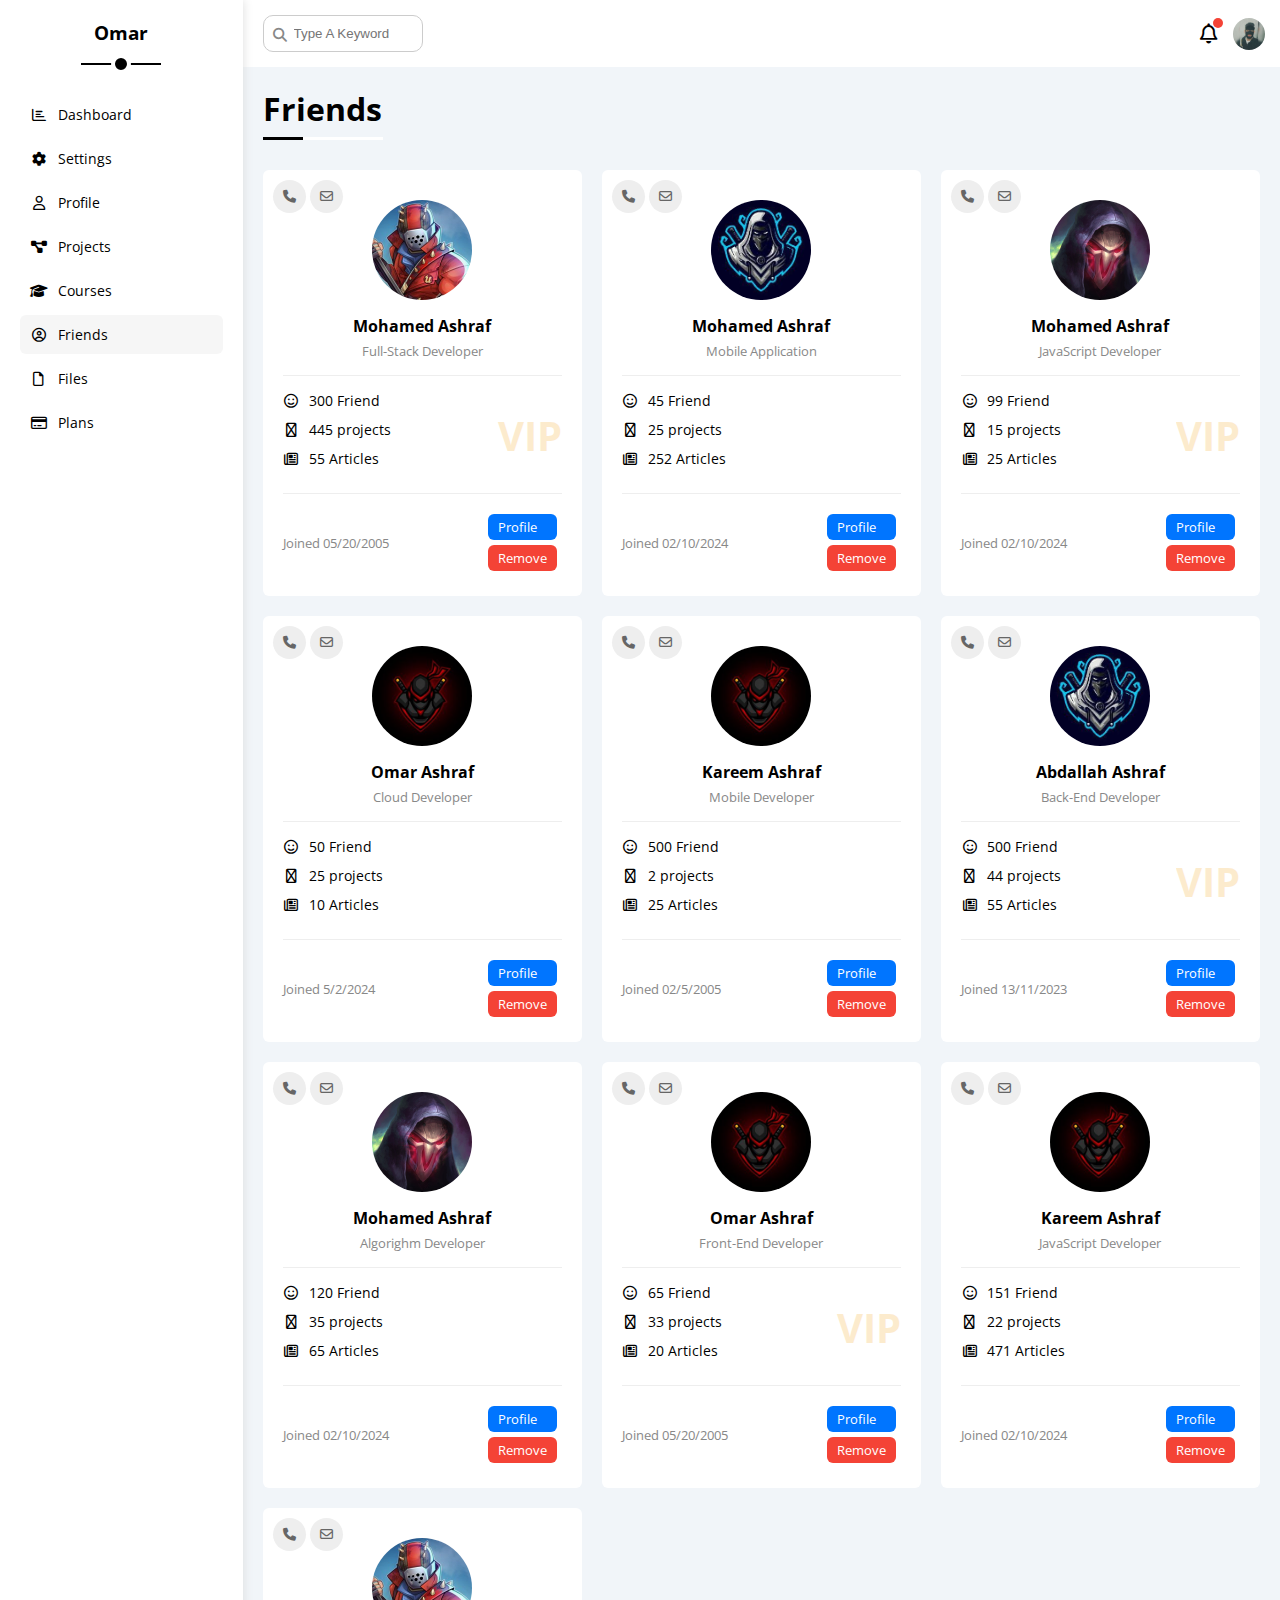
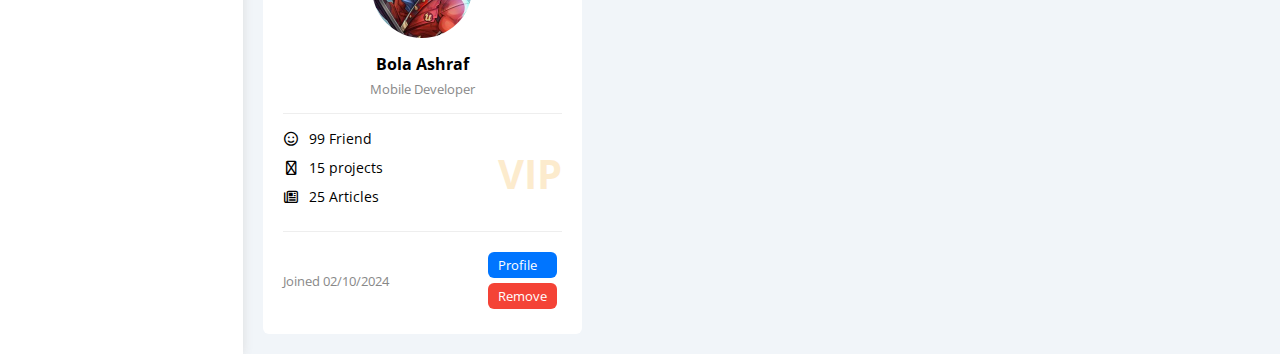
<file: friends.html>
<!DOCTYPE html>
<html lang="en">

<head>
    <meta charset="UTF-8">
    <meta http-equiv="X-UA-Compatible" content="IE=edge">
    <meta name="viewport" content="width=device-width, initial-scale=1.0">
    <title>Dashboard</title>
    <link rel="stylesheet" href="./CSS/all.main.css">
    <link rel="stylesheet" href="./CSS/dashboard.css">
    <link rel="stylesheet" href="./CSS/framework.css">
    <link rel="preconnect" href="https://fonts.googleapis.com/">
    <link rel="preconnect" href="https://fonts.gstatic.com" crossorigin />
    <link href="https://fonts.googleapis.com/css2?family=Open+Sans:wght@300;500&#038;display=swap" rel="stylesheet" />
</head>

<body>
    <div class="page d-flex">
        <div class="sidebar bg-white p-20 p-relative">
            <h3 class="p-relative txt-c mt-0 fw-bold">Omar</h3>
            <ul>
                <li>
                    <a class="d-flex align-center fs-14 c-black rad-6 p-10" href="index.html" target="_blank">
                        <i class="fa-regular fa-chart-bar fa-fw"></i>
                        <span>Dashboard</span>
                    </a>
                </li>
                <li>
                    <a class="d-flex align-center fs-14 c-black rad-6 p-10" href="settings.html" target="_blank">
                        <i class="fa-solid fa-gear fa-fw"></i>
                        <span>Settings</span>
                    </a>
                </li>
                <li>
                    <a class="d-flex align-center fs-14 c-black rad-6 p-10" href="profile.html" target="_blank">
                        <i class="fa-regular fa-user fa-fw"></i>
                        <span>Profile</span>
                    </a>
                </li>
                <li>
                    <a class="d-flex align-center fs-14 c-black rad-6 p-10" href="projects.html" target="_blank">
                        <i class="fa-solid fa-diagram-project fa-fw"></i>
                        <span>Projects</span>
                    </a>
                </li>
                <li>
                    <a class="d-flex align-center fs-14 c-black rad-6 p-10" href="courses.html" target="_blank">
                        <i class="fa-solid fa-graduation-cap fa-fw"></i>
                        <span>Courses</span>
                    </a>
                </li>
                <li>
                    <a class="active d-flex align-center fs-14 c-black rad-6 p-10" href="friends.html" target="_blank">
                        <i class="fa-regular fa-circle-user fa-fw"></i>
                        <span>Friends</span>
                    </a>
                </li>
                <li>
                    <a class="d-flex align-center fs-14 c-black rad-6 p-10" href="files.html" target="_blank">
                        <i class="fa-regular fa-file fa-fw"></i>
                        <span>Files</span>
                    </a>
                </li>
                <li>
                    <a class="d-flex align-center fs-14 c-black rad-6 p-10" href="plans.html" target="_blank">
                        <i class="fa-regular fa-credit-card fa-fw"></i>
                        <span>Plans</span>
                    </a>
                </li>
            </ul>
        </div>
        <div class="content w-full">
            <!-- Start Head -->
            <div class="head bg-white p-15 between-flex">
                <div class="search p-relative">
                    <input class="p-10" type="search" placeholder="Type A Keyword" />
                </div>
                <div class="icons d-flex align-center">
                    <span class="notification p-relative">
                        <i class="fa-regular fa-bell fa-lg"></i>
                    </span>
                    <img decoding="async" src="./img/avatar-01.jpg" alt="" />
                </div>
            </div>
            <!-- End Head -->
            <h1 class="p-relative">Friends</h1>
            <div class="friends-page m-20 d-grid gap-20">
                <!-- Start Friends-->
                <div class="friend rad-6 bg-white p-20 p-relative">
                    <div class="contact">
                        <i class="fa-solid fa-phone"></i>
                        <i class="fa-regular fa-envelope"></i>
                    </div>
                    <div class="txt-c">
                        <img decoding="async" class="mt-10 mb-10 w-100 h-100 rad-half" src="./img/friend-01.jpg" alt="">
                        <h4 class="m-0">Mohamed Ashraf</h4>
                        <p class="c-grey fs-13 mb-0 mt-5">Full-Stack Developer</p>
                    </div>
                    <div class="icons p-relative fs-14">
                        <div class="mb-10">
                            <i class="fa-regular fa-face-smile fa-fw"></i>
                            <span>300 Friend</span>
                        </div>
                        <div class="mb-10">
                            <i class="fa-regular fa-code-commit fa-fw"></i>
                            <span>445 projects</span>
                        </div>
                        <div class="mb-10">
                            <i class="fa-regular fa-newspaper fa-fw"></i>
                            <span>55 Articles</span>
                        </div>
                        <span class="vip fw-bold c-orange">VIP</span>
                    </div>
                    <div class="info between-flex fs-13">
                        <span class="c-grey fs-13">Joined 05/20/2005</span>
                        <div>
                            <a class="bg-blue btn-shape c-white" href="profile.html">Profile</a>
                            <a class="bg-red btn-shape c-white" href="#">Remove</a>
                        </div>
                    </div>
                </div>
                <div class="friend rad-6 bg-white p-20 p-relative">
                    <div class="contact">
                        <i class="fa-solid fa-phone"></i>
                        <i class="fa-regular fa-envelope"></i>
                    </div>
                    <div class="txt-c">
                        <img decoding="async" class="mt-10 mb-10 w-100 h-100 rad-half" src="./img/friend-02.jpg" alt="">
                        <h4 class="m-0">Mohamed Ashraf</h4>
                        <p class="c-grey fs-13 mb-0 mt-5">Mobile Application</p>
                    </div>
                    <div class="icons p-relative fs-14">
                        <div class="mb-10">
                            <i class="fa-regular fa-face-smile fa-fw"></i>
                            <span>45 Friend</span>
                        </div>
                        <div class="mb-10">
                            <i class="fa-regular fa-code-commit fa-fw"></i>
                            <span>25 projects</span>
                        </div>
                        <div class="mb-10">
                            <i class="fa-regular fa-newspaper fa-fw"></i>
                            <span>252 Articles</span>
                        </div>
                    </div>
                    <div class="info between-flex fs-13">
                        <span class="c-grey fs-13">Joined 02/10/2024</span>
                        <div>
                            <a class="bg-blue btn-shape c-white" href="profile.html">Profile</a>
                            <a class="bg-red btn-shape c-white" href="#">Remove</a>
                        </div>
                    </div>
                </div>
                <div class="friend rad-6 bg-white p-20 p-relative">
                    <div class="contact">
                        <i class="fa-solid fa-phone"></i>
                        <i class="fa-regular fa-envelope"></i>
                    </div>
                    <div class="txt-c">
                        <img decoding="async" class="mt-10 mb-10 w-100 h-100 rad-half" src="./img/friend-03.jpg" alt="">
                        <h4 class="m-0">Mohamed Ashraf</h4>
                        <p class="c-grey fs-13 mb-0 mt-5">JavaScript Developer</p>
                    </div>
                    <div class="icons p-relative fs-14">
                        <div class="mb-10">
                            <i class="fa-regular fa-face-smile fa-fw"></i>
                            <span>99 Friend</span>
                        </div>
                        <div class="mb-10">
                            <i class="fa-regular fa-code-commit fa-fw"></i>
                            <span>15 projects</span>
                        </div>
                        <div class="mb-10">
                            <i class="fa-regular fa-newspaper fa-fw"></i>
                            <span>25 Articles</span>
                        </div>
                        <span class="vip fw-bold c-orange">VIP</span>
                    </div>
                    <div class="info between-flex fs-13">
                        <span class="c-grey fs-13">Joined 02/10/2024</span>
                        <div>
                            <a class="bg-blue btn-shape c-white" href="profile.html">Profile</a>
                            <a class="bg-red btn-shape c-white" href="#">Remove</a>
                        </div>
                    </div>
                </div>
                <div class="friend rad-6 bg-white p-20 p-relative">
                    <div class="contact">
                        <i class="fa-solid fa-phone"></i>
                        <i class="fa-regular fa-envelope"></i>
                    </div>
                    <div class="txt-c">
                        <img decoding="async" class="mt-10 mb-10 w-100 h-100 rad-half" src="./img/friend-04.jpg" alt="">
                        <h4 class="m-0">Omar Ashraf</h4>
                        <p class="c-grey fs-13 mb-0 mt-5">Cloud Developer</p>
                    </div>
                    <div class="icons p-relative fs-14">
                        <div class="mb-10">
                            <i class="fa-regular fa-face-smile fa-fw"></i>
                            <span>50 Friend</span>
                        </div>
                        <div class="mb-10">
                            <i class="fa-regular fa-code-commit fa-fw"></i>
                            <span>25 projects</span>
                        </div>
                        <div class="mb-10">
                            <i class="fa-regular fa-newspaper fa-fw"></i>
                            <span>10 Articles</span>
                        </div>
                    </div>
                    <div class="info between-flex fs-13">
                        <span class="c-grey fs-13">Joined 5/2/2024</span>
                        <div>
                            <a class="bg-blue btn-shape c-white" href="profile.html">Profile</a>
                            <a class="bg-red btn-shape c-white" href="#">Remove</a>
                        </div>
                    </div>
                </div>
                <div class="friend rad-6 bg-white p-20 p-relative">
                    <div class="contact">
                        <i class="fa-solid fa-phone"></i>
                        <i class="fa-regular fa-envelope"></i>
                    </div>
                    <div class="txt-c">
                        <img decoding="async" class="mt-10 mb-10 w-100 h-100 rad-half" src="./img/friend-04.jpg" alt="">
                        <h4 class="m-0">Kareem Ashraf</h4>
                        <p class="c-grey fs-13 mb-0 mt-5">Mobile Developer</p>
                    </div>
                    <div class="icons p-relative fs-14">
                        <div class="mb-10">
                            <i class="fa-regular fa-face-smile fa-fw"></i>
                            <span>500 Friend</span>
                        </div>
                        <div class="mb-10">
                            <i class="fa-regular fa-code-commit fa-fw"></i>
                            <span>2 projects</span>
                        </div>
                        <div class="mb-10">
                            <i class="fa-regular fa-newspaper fa-fw"></i>
                            <span>25 Articles</span>
                        </div>
                    </div>
                    <div class="info between-flex fs-13">
                        <span class="c-grey fs-13">Joined 02/5/2005</span>
                        <div>
                            <a class="bg-blue btn-shape c-white" href="profile.html">Profile</a>
                            <a class="bg-red btn-shape c-white" href="#">Remove</a>
                        </div>
                    </div>
                </div>
                <div class="friend rad-6 bg-white p-20 p-relative">
                    <div class="contact">
                        <i class="fa-solid fa-phone"></i>
                        <i class="fa-regular fa-envelope"></i>
                    </div>
                    <div class="txt-c">
                        <img decoding="async" class="mt-10 mb-10 w-100 h-100 rad-half" src="./img/friend-02.jpg" alt="">
                        <h4 class="m-0">Abdallah Ashraf</h4>
                        <p class="c-grey fs-13 mb-0 mt-5">Back-End Developer</p>
                    </div>
                    <div class="icons p-relative fs-14">
                        <div class="mb-10">
                            <i class="fa-regular fa-face-smile fa-fw"></i>
                            <span>500 Friend</span>
                        </div>
                        <div class="mb-10">
                            <i class="fa-regular fa-code-commit fa-fw"></i>
                            <span>44 projects</span>
                        </div>
                        <div class="mb-10">
                            <i class="fa-regular fa-newspaper fa-fw"></i>
                            <span>55 Articles</span>
                        </div>
                        <span class="vip fw-bold c-orange">VIP</span>
                    </div>
                    <div class="info between-flex fs-13">
                        <span class="c-grey fs-13">Joined 13/11/2023</span>
                        <div>
                            <a class="bg-blue btn-shape c-white" href="profile.html">Profile</a>
                            <a class="bg-red btn-shape c-white" href="#">Remove</a>
                        </div>
                    </div>
                </div>
                <div class="friend rad-6 bg-white p-20 p-relative">
                    <div class="contact">
                        <i class="fa-solid fa-phone"></i>
                        <i class="fa-regular fa-envelope"></i>
                    </div>
                    <div class="txt-c">
                        <img decoding="async" class="mt-10 mb-10 w-100 h-100 rad-half" src="./img/friend-03.jpg" alt="">
                        <h4 class="m-0">Mohamed Ashraf</h4>
                        <p class="c-grey fs-13 mb-0 mt-5">Algorighm Developer</p>
                    </div>
                    <div class="icons p-relative fs-14">
                        <div class="mb-10">
                            <i class="fa-regular fa-face-smile fa-fw"></i>
                            <span>120 Friend</span>
                        </div>
                        <div class="mb-10">
                            <i class="fa-regular fa-code-commit fa-fw"></i>
                            <span>35 projects</span>
                        </div>
                        <div class="mb-10">
                            <i class="fa-regular fa-newspaper fa-fw"></i>
                            <span>65 Articles</span>
                        </div>
                    </div>
                    <div class="info between-flex fs-13">
                        <span class="c-grey fs-13">Joined 02/10/2024</span>
                        <div>
                            <a class="bg-blue btn-shape c-white" href="profile.html">Profile</a>
                            <a class="bg-red btn-shape c-white" href="#">Remove</a>
                        </div>
                    </div>
                </div>
                <div class="friend rad-6 bg-white p-20 p-relative">
                    <div class="contact">
                        <i class="fa-solid fa-phone"></i>
                        <i class="fa-regular fa-envelope"></i>
                    </div>
                    <div class="txt-c">
                        <img decoding="async" class="mt-10 mb-10 w-100 h-100 rad-half" src="./img/friend-04 (1).jpg"
                            alt="">
                        <h4 class="m-0">Omar Ashraf</h4>
                        <p class="c-grey fs-13 mb-0 mt-5">Front-End Developer</p>
                    </div>
                    <div class="icons p-relative fs-14">
                        <div class="mb-10">
                            <i class="fa-regular fa-face-smile fa-fw"></i>
                            <span>65 Friend</span>
                        </div>
                        <div class="mb-10">
                            <i class="fa-regular fa-code-commit fa-fw"></i>
                            <span>33 projects</span>
                        </div>
                        <div class="mb-10">
                            <i class="fa-regular fa-newspaper fa-fw"></i>
                            <span>20 Articles</span>
                        </div>
                        <span class="vip fw-bold c-orange">VIP</span>
                    </div>
                    <div class="info between-flex fs-13">
                        <span class="c-grey fs-13">Joined 05/20/2005</span>
                        <div>
                            <a class="bg-blue btn-shape c-white" href="profile.html">Profile</a>
                            <a class="bg-red btn-shape c-white" href="#">Remove</a>
                        </div>
                    </div>
                </div>
                <div class="friend rad-6 bg-white p-20 p-relative">
                    <div class="contact">
                        <i class="fa-solid fa-phone"></i>
                        <i class="fa-regular fa-envelope"></i>
                    </div>
                    <div class="txt-c">
                        <img decoding="async" class="mt-10 mb-10 w-100 h-100 rad-half" src="./img/friend-04 (1).jpg"
                            alt="">
                        <h4 class="m-0">Kareem Ashraf</h4>
                        <p class="c-grey fs-13 mb-0 mt-5">JavaScript Developer</p>
                    </div>
                    <div class="icons p-relative fs-14">
                        <div class="mb-10">
                            <i class="fa-regular fa-face-smile fa-fw"></i>
                            <span>151 Friend</span>
                        </div>
                        <div class="mb-10">
                            <i class="fa-regular fa-code-commit fa-fw"></i>
                            <span>22 projects</span>
                        </div>
                        <div class="mb-10">
                            <i class="fa-regular fa-newspaper fa-fw"></i>
                            <span>471 Articles</span>
                        </div>
                    </div>
                    <div class="info between-flex fs-13">
                        <span class="c-grey fs-13">Joined 02/10/2024</span>
                        <div>
                            <a class="bg-blue btn-shape c-white" href="profile.html">Profile</a>
                            <a class="bg-red btn-shape c-white" href="#">Remove</a>
                        </div>
                    </div>
                </div>
                <div class="friend rad-6 bg-white p-20 p-relative">
                    <div class="contact">
                        <i class="fa-solid fa-phone"></i>
                        <i class="fa-regular fa-envelope"></i>
                    </div>
                    <div class="txt-c">
                        <img decoding="async" class="mt-10 mb-10 w-100 h-100 rad-half" src="./img/friend-01.jpg" alt="">
                        <h4 class="m-0">Bola Ashraf</h4>
                        <p class="c-grey fs-13 mb-0 mt-5">Mobile Developer</p>
                    </div>
                    <div class="icons p-relative fs-14">
                        <div class="mb-10">
                            <i class="fa-regular fa-face-smile fa-fw"></i>
                            <span>99 Friend</span>
                        </div>
                        <div class="mb-10">
                            <i class="fa-regular fa-code-commit fa-fw"></i>
                            <span>15 projects</span>
                        </div>
                        <div class="mb-10">
                            <i class="fa-regular fa-newspaper fa-fw"></i>
                            <span>25 Articles</span>
                        </div>
                        <span class="vip fw-bold c-orange">VIP</span>
                    </div>
                    <div class="info between-flex fs-13">
                        <span class="c-grey fs-13 mr-5">Joined 02/10/2024</span>
                        <div>
                            <a class="blue bg-blue btn-shape c-white" href="profile.html">Profile</a>
                            <a class="red bg-red btn-shape c-white" href="#">Remove</a>
                        </div>
                    </div>
                </div>
                <!-- End Friends-->
            </div>
        </div>
    </div>
</body>

</html>
</file>
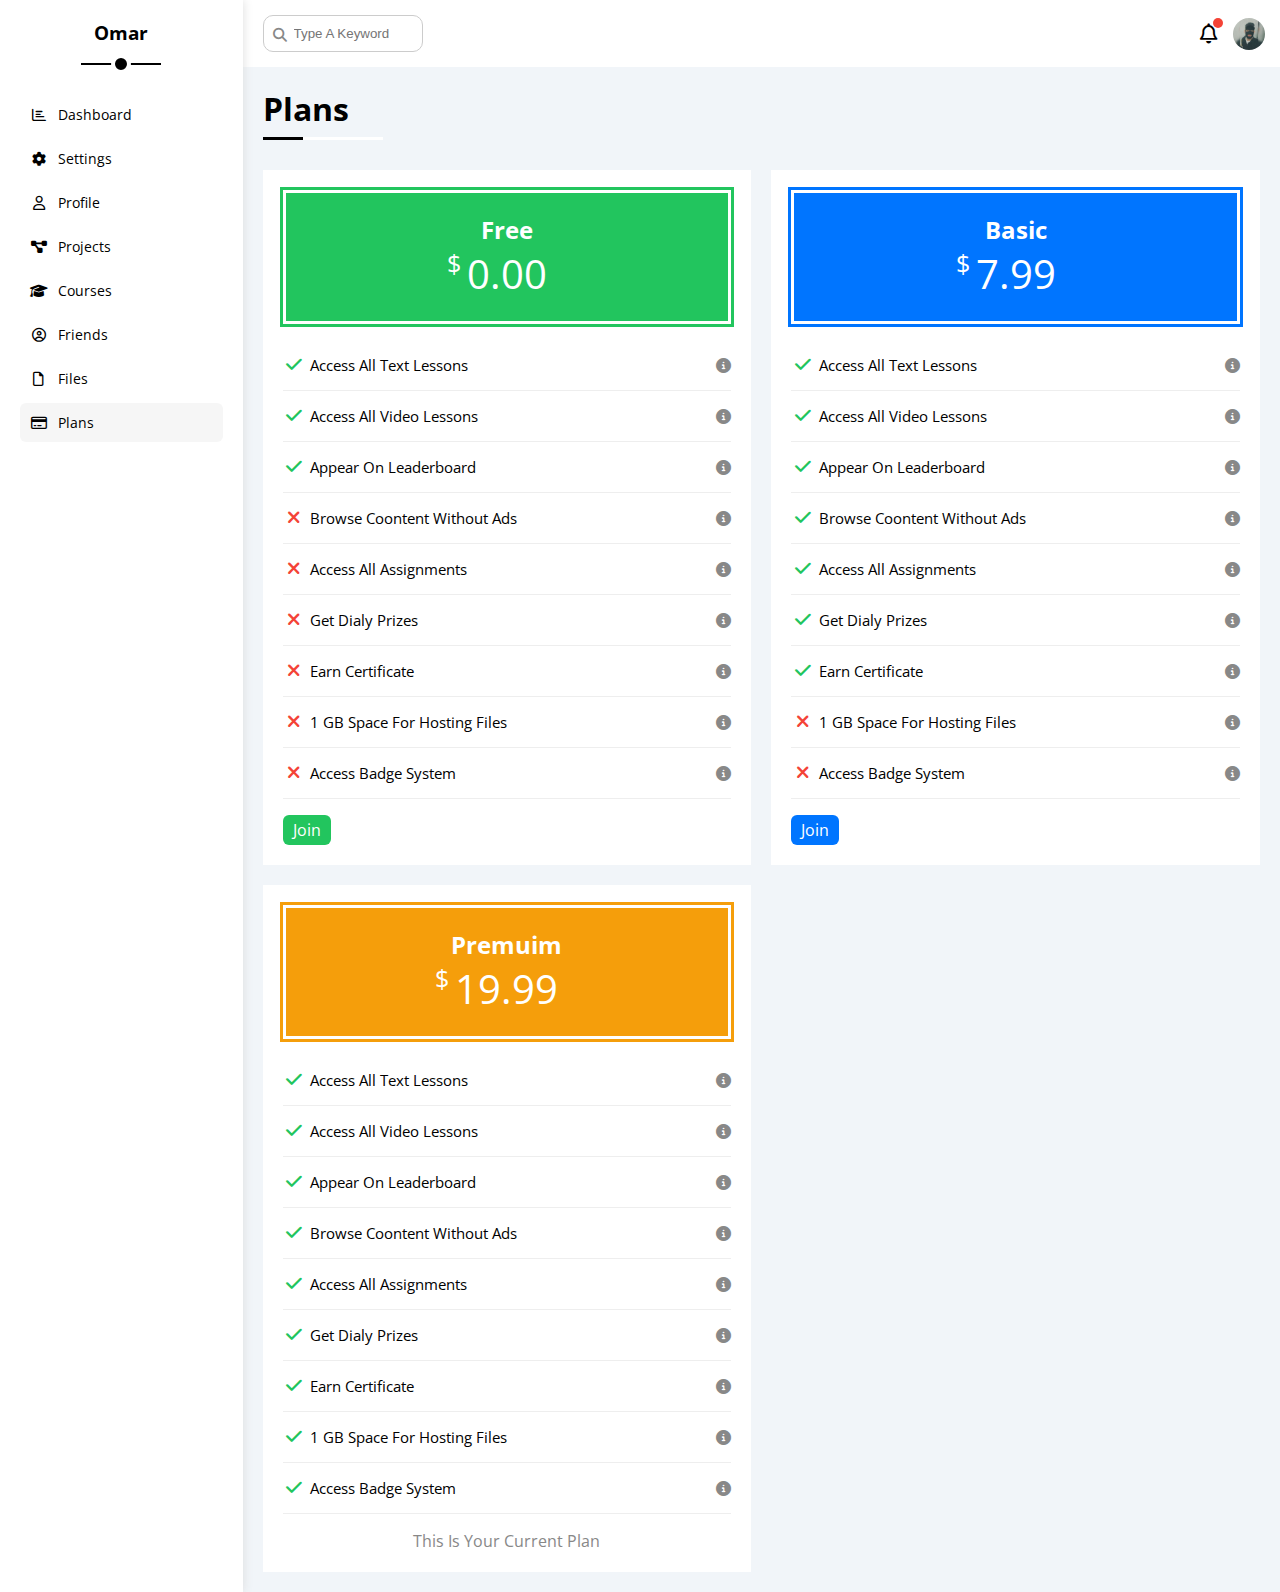
<file: plans.html>
<!DOCTYPE html>
<html lang="en">

<head>
    <meta charset="UTF-8">
    <meta http-equiv="X-UA-Compatible" content="IE=edge">
    <meta name="viewport" content="width=device-width, initial-scale=1.0">
    <title>Dashboard</title>
    <link rel="stylesheet" href="./CSS/all.main.css">
    <link rel="stylesheet" href="./CSS/dashboard.css">
    <link rel="stylesheet" href="./CSS/framework.css">
    <link rel="preconnect" href="https://fonts.googleapis.com/">
    <link rel="preconnect" href="https://fonts.gstatic.com" crossorigin />
    <link href="https://fonts.googleapis.com/css2?family=Open+Sans:wght@300;500&#038;display=swap" rel="stylesheet" />
</head>

<body>
    <div class="page d-flex">
        <div class="sidebar bg-white p-20 p-relative">
            <h3 class="p-relative txt-c mt-0 fw-bold">Omar</h3>
            <ul>
                <li>
                    <a class="d-flex align-center fs-14 c-black rad-6 p-10" href="index.html" target="_blank">
                        <i class="fa-regular fa-chart-bar fa-fw"></i>
                        <span>Dashboard</span>
                    </a>
                </li>
                <li>
                    <a class="d-flex align-center fs-14 c-black rad-6 p-10" href="settings.html" target="_blank">
                        <i class="fa-solid fa-gear fa-fw"></i>
                        <span>Settings</span>
                    </a>
                </li>
                <li>
                    <a class="d-flex align-center fs-14 c-black rad-6 p-10" href="profile.html" target="_blank">
                        <i class="fa-regular fa-user fa-fw"></i>
                        <span>Profile</span>
                    </a>
                </li>
                <li>
                    <a class="d-flex align-center fs-14 c-black rad-6 p-10" href="projects.html" target="_blank">
                        <i class="fa-solid fa-diagram-project fa-fw"></i>
                        <span>Projects</span>
                    </a>
                </li>
                <li>
                    <a class="d-flex align-center fs-14 c-black rad-6 p-10" href="courses.html" target="_blank">
                        <i class="fa-solid fa-graduation-cap fa-fw"></i>
                        <span>Courses</span>
                    </a>
                </li>
                <li>
                    <a class="d-flex align-center fs-14 c-black rad-6 p-10" href="friends.html" target="_blank">
                        <i class="fa-regular fa-circle-user fa-fw"></i>
                        <span>Friends</span>
                    </a>
                </li>
                <li>
                    <a class="d-flex align-center fs-14 c-black rad-6 p-10" href="files.html" target="_blank">
                        <i class="fa-regular fa-file fa-fw"></i>
                        <span>Files</span>
                    </a>
                </li>
                <li>
                    <a class="active d-flex align-center fs-14 c-black rad-6 p-10" href="plans.html" target="_blank">
                        <i class="fa-regular fa-credit-card fa-fw"></i>
                        <span>Plans</span>
                    </a>
                </li>
            </ul>
        </div>
        <div class="content w-full">
            <!-- Start Head -->
            <div class="head bg-white p-15 between-flex">
                <div class="search p-relative">
                    <input class="p-10" type="search" placeholder="Type A Keyword" />
                </div>
                <div class="icons d-flex align-center">
                    <span class="notification p-relative">
                        <i class="fa-regular fa-bell fa-lg"></i>
                    </span>
                    <img decoding="async" src="./img/avatar-01.jpg" alt="" />
                </div>
            </div>
            <!-- End Head -->
            <h1 class="p-relative">Plans</h1>
            <div class="plans-page m-20 d-grid gap-20">
                <!-- Start Plans-->
                <div class="plan green bg-white p-20">
                    <div class="top p-20 txt-c bg-green">
                        <h2 class="c-white m-0">Free</h2>
                        <div class="price c-white"><span>$</span>0.00</div>
                    </div>
                    <ul>
                        <li>
                            <i class="fa-solid fa-check fa-fw yes"></i>
                            <span>Access All Text Lessons</span>
                            <i class="fa-solid fa-circle-info help"></i>
                        </li>
                        <li>
                            <i class="fa-solid fa-check fa-fw yes"></i>
                            <span>Access All Video Lessons</span>
                            <i class="fa-solid fa-circle-info help"></i>
                        </li>
                        <li>
                            <i class="fa-solid fa-check fa-fw yes"></i>
                            <span>Appear On Leaderboard</span>
                            <i class="fa-solid fa-circle-info help"></i>
                        </li>
                        <li>
                            <i class="fa-solid fa-xmark fa-fw"></i>
                            <span>Browse Coontent Without Ads</span>
                            <i class="fa-solid fa-circle-info help"></i>
                        </li>
                        <li>
                            <i class="fa-solid fa-xmark fa-fw"></i>
                            <span>Access All Assignments</span>
                            <i class="fa-solid fa-circle-info help"></i>
                        </li>
                        <li>
                            <i class="fa-solid fa-xmark fa-fw"></i>
                            <span>Get Dialy Prizes</span>
                            <i class="fa-solid fa-circle-info help"></i>
                        </li>
                        <li>
                            <i class="fa-solid fa-xmark fa-fw"></i>
                            <span>Earn Certificate</span>
                            <i class="fa-solid fa-circle-info help"></i>
                        </li>
                        <li>
                            <i class="fa-solid fa-xmark fa-fw"></i>
                            <span>1 GB Space For Hosting Files</span>
                            <i class="fa-solid fa-circle-info help"></i>
                        </li>
                        <li>
                            <i class="fa-solid fa-xmark fa-fw"></i>
                            <span>Access Badge System</span>
                            <i class="fa-solid fa-circle-info help"></i>
                        </li>
                    </ul>
                    <a href="#" class="d-block btn-shape w-fit c-white bg-green">Join</a>
                </div>
                <div class="plan blue bg-white p-20">
                    <div class="top p-20 txt-c bg-blue">
                        <h2 class="c-white m-0">Basic</h2>
                        <div class="price c-white"><span>$</span>7.99</div>
                    </div>
                    <ul class="list-none p-0">
                        <li>
                            <i class="fa-solid fa-check fa-fw yes"></i>
                            <span>Access All Text Lessons</span>
                            <i class="fa-solid fa-circle-info help"></i>
                        </li>
                        <li>
                            <i class="fa-solid fa-check fa-fw yes"></i>
                            <span>Access All Video Lessons</span>
                            <i class="fa-solid fa-circle-info help"></i>
                        </li>
                        <li>
                            <i class="fa-solid fa-check fa-fw yes"></i>
                            <span>Appear On Leaderboard</span>
                            <i class="fa-solid fa-circle-info help"></i>
                        </li>
                        <li>
                            <i class="fa-solid fa-check fa-fw yes"></i>
                            <span>Browse Coontent Without Ads</span>
                            <i class="fa-solid fa-circle-info help"></i>
                        </li>
                        <li>
                            <i class="fa-solid fa-check fa-fw yes"></i>
                            <span>Access All Assignments</span>
                            <i class="fa-solid fa-circle-info help"></i>
                        </li>
                        <li>
                            <i class="fa-solid fa-check fa-fw yes"></i>
                            <span>Get Dialy Prizes</span>
                            <i class="fa-solid fa-circle-info help"></i>
                        </li>
                        <li>
                            <i class="fa-solid fa-check fa-fw yes"></i>
                            <span>Earn Certificate</span>
                            <i class="fa-solid fa-circle-info help"></i>
                        </li>
                        <li>
                            <i class="fa-solid fa-xmark fa-fw"></i>
                            <span>1 GB Space For Hosting Files</span>
                            <i class="fa-solid fa-circle-info help"></i>
                        </li>
                        <li>
                            <i class="fa-solid fa-xmark fa-fw"></i>
                            <span>Access Badge System</span>
                            <i class="fa-solid fa-circle-info help"></i>
                        </li>
                    </ul>
                    <a href="#" class="d-block btn-shape w-fit c-white bg-blue">Join</a>
                </div>
                <div class="plan orange bg-white p-20">
                    <div class="top p-20 txt-c bg-orange">
                        <h2 class="c-white m-0">Premuim</h2>
                        <div class="price c-white"><span>$</span>19.99</div>
                    </div>
                    <ul class="list-none p-0">
                        <li>
                            <i class="fa-solid fa-check fa-fw yes"></i>
                            <span>Access All Text Lessons</span>
                            <i class="fa-solid fa-circle-info help"></i>
                        </li>
                        <li>
                            <i class="fa-solid fa-check fa-fw yes"></i>
                            <span>Access All Video Lessons</span>
                            <i class="fa-solid fa-circle-info help"></i>
                        </li>
                        <li>
                            <i class="fa-solid fa-check fa-fw yes"></i>
                            <span>Appear On Leaderboard</span>
                            <i class="fa-solid fa-circle-info help"></i>
                        </li>
                        <li>
                            <i class="fa-solid fa-check fa-fw yes"></i>
                            <span>Browse Coontent Without Ads</span>
                            <i class="fa-solid fa-circle-info help"></i>
                        </li>
                        <li>
                            <i class="fa-solid fa-check fa-fw yes"></i>
                            <span>Access All Assignments</span>
                            <i class="fa-solid fa-circle-info help"></i>
                        </li>
                        <li>
                            <i class="fa-solid fa-check fa-fw yes"></i>
                            <span>Get Dialy Prizes</span>
                            <i class="fa-solid fa-circle-info help"></i>
                        </li>
                        <li>
                            <i class="fa-solid fa-check fa-fw yes"></i>
                            <span>Earn Certificate</span>
                            <i class="fa-solid fa-circle-info help"></i>
                        </li>
                        <li>
                            <i class="fa-solid fa-check fa-fw yes"></i>
                            <span>1 GB Space For Hosting Files</span>
                            <i class="fa-solid fa-circle-info help"></i>
                        </li>
                        <li>
                            <i class="fa-solid fa-check fa-fw yes"></i>
                            <span>Access Badge System</span>
                            <i class="fa-solid fa-circle-info help"></i>
                        </li>
                    </ul>
                    <p class="c-grey txt-c m-0">This Is Your Current Plan</p>
                </div>
                <!-- End Plans-->
            </div>
        </div>
    </div>
</body>

</html>
</file>
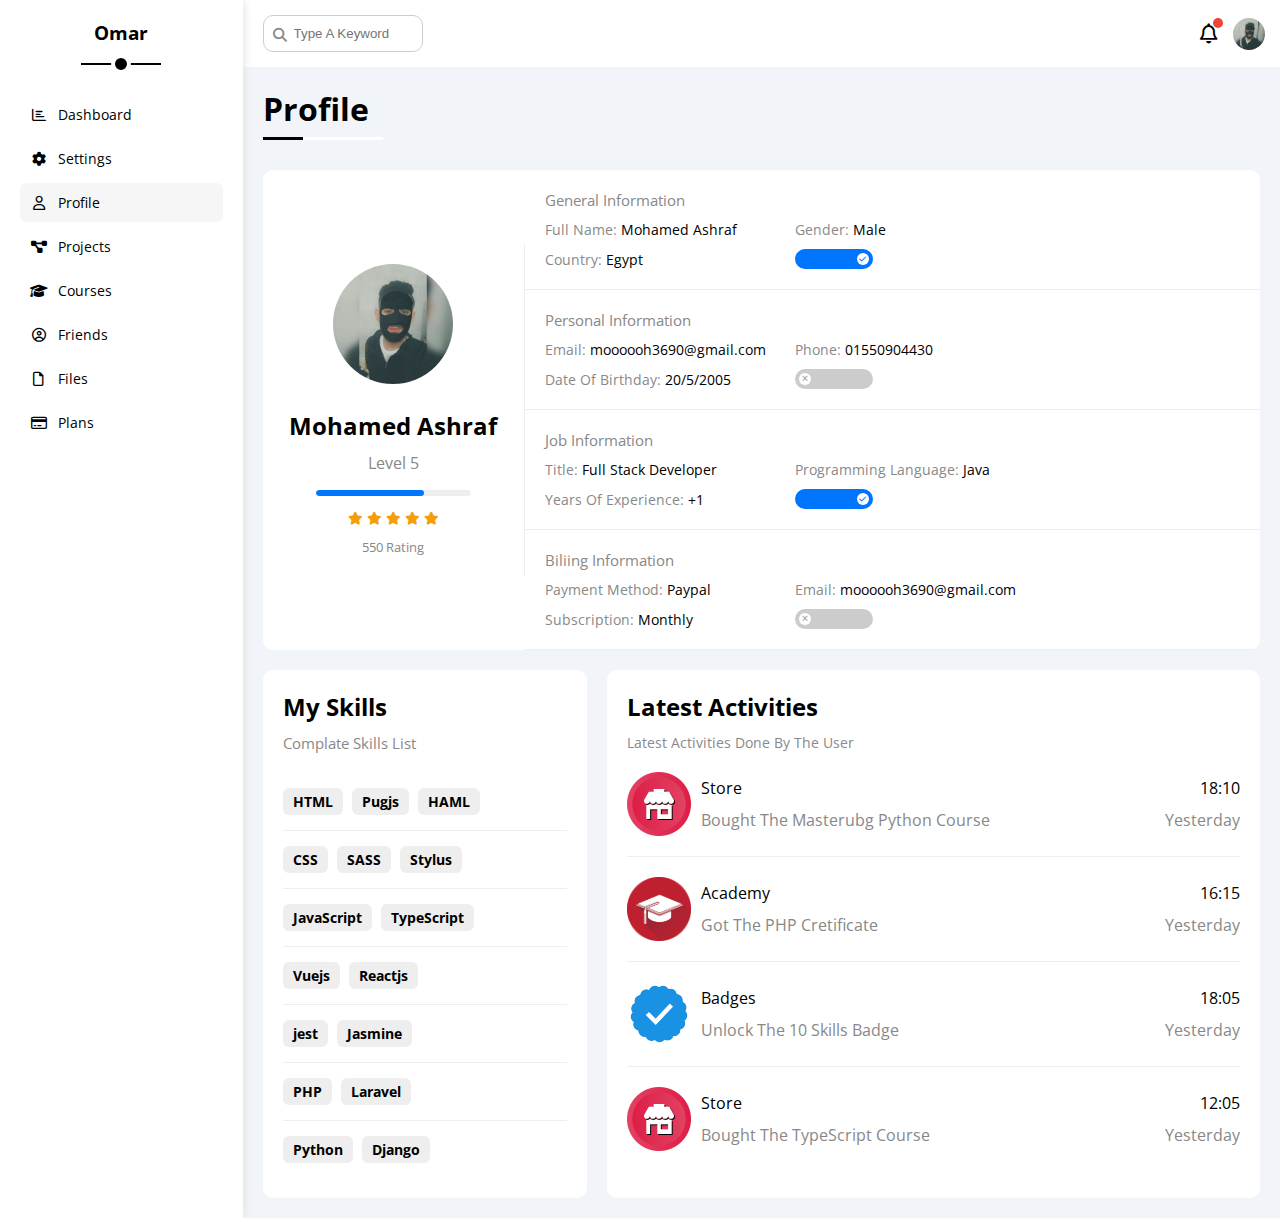
<file: profile.html>
<!DOCTYPE html>
<html lang="en">

<head>
    <meta charset="UTF-8">
    <meta http-equiv="X-UA-Compatible" content="IE=edge">
    <meta name="viewport" content="width=device-width, initial-scale=1.0">
    <title>Dashboard</title>
    <link rel="stylesheet" href="./CSS/all.main.css">
    <link rel="stylesheet" href="./CSS/dashboard.css">
    <link rel="stylesheet" href="./CSS/framework.css">
    <link rel="preconnect" href="https://fonts.googleapis.com/">
    <link rel="preconnect" href="https://fonts.gstatic.com" crossorigin />
    <link href="https://fonts.googleapis.com/css2?family=Open+Sans:wght@300;500&#038;display=swap" rel="stylesheet" />
</head>

<body>
    <div class="page d-flex">
        <div class="sidebar bg-white p-20 p-relative">
            <h3 class="p-relative txt-c mt-0 fw-bold">Omar</h3>
            <ul>
                <li>
                    <a class="d-flex align-center fs-14 c-black rad-6 p-10" href="index.html" target="_blank">
                        <i class="fa-regular fa-chart-bar fa-fw"></i>
                        <span>Dashboard</span>
                    </a>
                </li>
                <li>
                    <a class="d-flex align-center fs-14 c-black rad-6 p-10" href="settings.html" target="_blank">
                        <i class="fa-solid fa-gear fa-fw"></i>
                        <span>Settings</span>
                    </a>
                </li>
                <li>
                    <a class="active d-flex align-center fs-14 c-black rad-6 p-10" href="profile.html" target="_blank">
                        <i class="fa-regular fa-user fa-fw"></i>
                        <span>Profile</span>
                    </a>
                </li>
                <li>
                    <a class="d-flex align-center fs-14 c-black rad-6 p-10" href="projects.html" target="_blank">
                        <i class="fa-solid fa-diagram-project fa-fw"></i>
                        <span>Projects</span>
                    </a>
                </li>
                <li>
                    <a class="d-flex align-center fs-14 c-black rad-6 p-10" href="courses.html" target="_blank">
                        <i class="fa-solid fa-graduation-cap fa-fw"></i>
                        <span>Courses</span>
                    </a>
                </li>
                <li>
                    <a class="d-flex align-center fs-14 c-black rad-6 p-10" href="friends.html" target="_blank">
                        <i class="fa-regular fa-circle-user fa-fw"></i>
                        <span>Friends</span>
                    </a>
                </li>
                <li>
                    <a class="d-flex align-center fs-14 c-black rad-6 p-10" href="files.html" target="_blank">
                        <i class="fa-regular fa-file fa-fw"></i>
                        <span>Files</span>
                    </a>
                </li>
                <li>
                    <a class="d-flex align-center fs-14 c-black rad-6 p-10" href="plans.html" target="_blank">
                        <i class="fa-regular fa-credit-card fa-fw"></i>
                        <span>Plans</span>
                    </a>
                </li>
            </ul>
        </div>
        <div class="content w-full">
            <!-- Start Head -->
            <div class="head bg-white p-15 between-flex">
                <div class="search p-relative">
                    <input class="p-10" type="search" placeholder="Type A Keyword" />
                </div>
                <div class="icons d-flex align-center">
                    <span class="notification p-relative">
                        <i class="fa-regular fa-bell fa-lg"></i>
                    </span>
                    <img decoding="async" src="./img/avatar-01.jpg" alt="" />
                </div>
            </div>
            <!-- End Head -->
            <h1 class="p-relative">Profile</h1>
            <div class="profile-page m-20">
                <!-- Start Profile-->
                <!-- Start Overview -->
                <div class="overveiw d-flex align-center bg-white rad-10">
                    <div class="avatar-box txt-c p-20">
                        <img class="rad-half mb-20" decoding="async" src="./img/avatar-01.jpg" alt="">
                        <h2 class="m-0">Mohamed Ashraf</h2>
                        <p class="mt-10 c-grey">Level 5</p>
                        <div class="level p-relative bg-eee rad-10">
                            <span style="width: 70%;"></span>
                        </div>
                        <div class="rating mt-10 mb-10">
                            <i class="fa-solid fa-star c-orange fs-13"></i>
                            <i class="fa-solid fa-star c-orange fs-13"></i>
                            <i class="fa-solid fa-star c-orange fs-13"></i>
                            <i class="fa-solid fa-star c-orange fs-13"></i>
                            <i class="fa-solid fa-star c-orange fs-13"></i>
                        </div>
                        <p class="m-0 c-grey fs-13">550 Rating</p>
                    </div>
                    <div class="info-box w-full txt-c-mobile">
                        <!-- Start General Info -->
                        <div class="box d-flex align-center p-20">
                            <h4 class="c-grey m-0 fs-15 w-full">General Information</h4>
                            <div class="fs-14">
                                <span class="c-grey">Full Name:</span>
                                <span>Mohamed Ashraf</span>
                            </div>
                            <div class="fs-14">
                                <span class="c-grey">Gender:</span>
                                <span>Male</span>
                            </div>
                            <div class="fs-14">
                                <span class="c-grey">Country:</span>
                                <span>Egypt</span>
                            </div>
                            <div class="fs-14">
                                <label>
                                    <input class="toggle-checkbox" type="checkbox" checked>
                                    <div class="toggle-switch"></div>
                                </label>
                            </div>
                        </div>
                        <!-- End General Info -->
                        <!-- Start Personal Info -->
                        <div class="box d-flex align-center p-20">
                            <h4 class="c-grey m-0 fs-15 w-full">Personal Information</h4>
                            <div class="fs-14">
                                <span class="c-grey">Email:</span>
                                <span>moooooh3690@gmail.com</span>
                            </div>
                            <div class="fs-14">
                                <span class="c-grey">Phone:</span>
                                <span>01550904430</span>
                            </div>
                            <div class="fs-14">
                                <span class="c-grey">Date Of Birthday:</span>
                                <span>20/5/2005</span>
                            </div>
                            <div class="fs-14">
                                <label>
                                    <input class="toggle-checkbox" type="checkbox">
                                    <div class="toggle-switch"></div>
                                </label>
                            </div>
                        </div>
                        <!-- End Personal Info -->
                        <!-- Start Job Info -->
                        <div class="box d-flex align-center p-20">
                            <h4 class="c-grey m-0 fs-15 w-full">Job Information</h4>
                            <div class="fs-14">
                                <span class="c-grey">Title:</span>
                                <span>Full Stack Developer</span>
                            </div>
                            <div class="fs-14">
                                <span class="c-grey">Programming Language:</span>
                                <span>Java</span>
                            </div>
                            <div class="fs-14">
                                <span class="c-grey">Years Of Experience:</span>
                                <span>+1</span>
                            </div>
                            <div class="fs-14">
                                <label>
                                    <input class="toggle-checkbox" type="checkbox" checked>
                                    <div class="toggle-switch"></div>
                                </label>
                            </div>
                        </div>
                        <!-- End Job Info -->
                        <!-- Start Billing Info -->
                        <div class="box d-flex align-center p-20">
                            <h4 class="c-grey m-0 fs-15 w-full">Biliing Information</h4>
                            <div class="fs-14">
                                <span class="c-grey">Payment Method:</span>
                                <span>Paypal</span>
                            </div>
                            <div class="fs-14">
                                <span class="c-grey">Email:</span>
                                <span>moooooh3690@gmail.com</span>
                            </div>
                            <div class="fs-14">
                                <span class="c-grey">Subscription:</span>
                                <span>Monthly</span>
                            </div>
                            <div class="fs-14">
                                <label>
                                    <input class="toggle-checkbox" type="checkbox">
                                    <div class="toggle-switch"></div>
                                </label>
                            </div>
                        </div>
                        <!-- End Billing Info -->
                    </div>
                </div>
                <!-- End Overview -->
                <!-- Start Other Data -->
                <div class="other-data d-flex gap-20">
                    <div class="skills-card bg-white p-20 rad-10 mt-20">
                        <h2 class="mt-0 mb-10">My Skills</h2>
                        <p class="c-grey mb-20 mt-0 fs-15">Complate Skills List</p>
                        <ul class="txt-c-mobile m-0">
                            <li><span>HTML</span> <span>Pugjs</span> <span>HAML</span></li>
                            <li><span>CSS</span> <span>SASS</span> <span>Stylus</span></li>
                            <li><span>JavaScript</span> <span>TypeScript</span></li>
                            <li><span>Vuejs</span> <span>Reactjs</span></li>
                            <li><span>jest</span> <span>Jasmine</span></li>
                            <li><span>PHP</span> <span>Laravel</span></li>
                            <li><span>Python</span> <span>Django</span></li>
                        </ul>
                    </div>
                    <div class="activitis bg-white mt-20 p-20 rad-10">
                        <h2 class="mt-0 mb-10">Latest Activities</h2>
                        <p class="c-grey fs-14 mb-20 mt-0">Latest Activities Done By The User</p>
                        <div class="activite d-flex align-center txt-c-mobile">
                            <img decoding="async" src="./img/activity-01.png" alt="">
                            <div class="info">
                                <span class="mb-10 d-block">Store</span>
                                <span class="c-grey">Bought The Masterubg Python Course</span>
                            </div>
                            <div class="date">
                                <span class="d-block mb-10">18:10</span>
                                <span class="c-grey">Yesterday</span>
                            </div>
                        </div>
                        <div class="activite d-flex align-center txt-c-mobile">
                            <img src="./img/activity-02.png" alt="">
                            <div class="info">
                                <span class="mb-10 d-block">Academy</span>
                                <span class="c-grey">Got The PHP Cretificate</span>
                            </div>
                            <div class="date">
                                <span class="d-block mb-10">16:15</span>
                                <span class="c-grey">Yesterday</span>
                            </div>
                        </div>
                        <div class="activite d-flex align-center txt-c-mobile">
                            <img src="./img/activity-03.png" alt="">
                            <div class="info">
                                <span class="mb-10 d-block">Badges</span>
                                <span class="c-grey">Unlock The 10 Skills Badge</span>
                            </div>
                            <div class="date">
                                <span class="d-block mb-10">18:05</span>
                                <span class="c-grey">Yesterday</span>
                            </div>
                        </div>
                        <div class="activite d-flex align-center txt-c-mobile">
                            <img src="./img/activity-01 (1).png" alt="">
                            <div class="info">
                                <span class="mb-10 d-block">Store</span>
                                <span class="c-grey">Bought The TypeScript Course</span>
                            </div>
                            <div class="date">
                                <span class="d-block mb-10">12:05</span>
                                <span class="c-grey">Yesterday</span>
                            </div>
                        </div>
                    </div>
                </div>


                <!-- End Other Data -->
                <!-- End Profile -->
            </div>
        </div>
    </div>
</body>

</html>
</file>
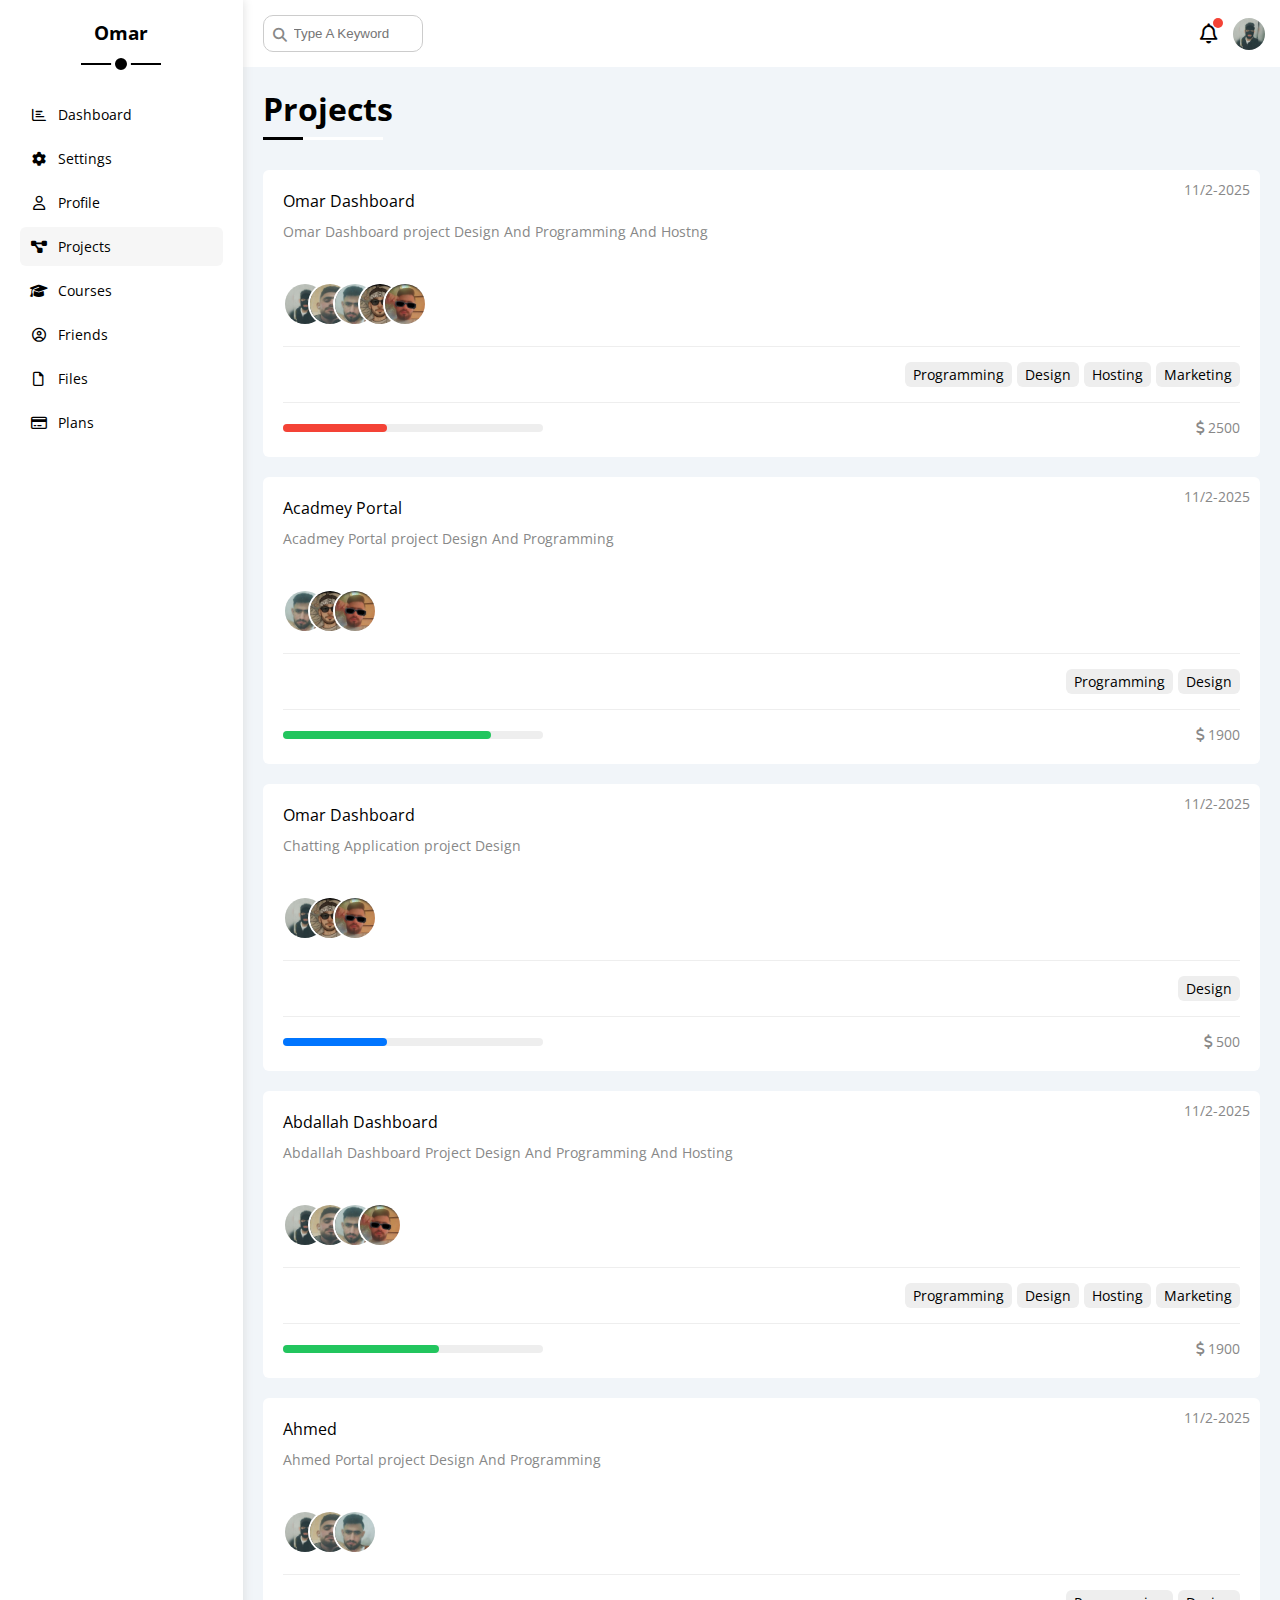
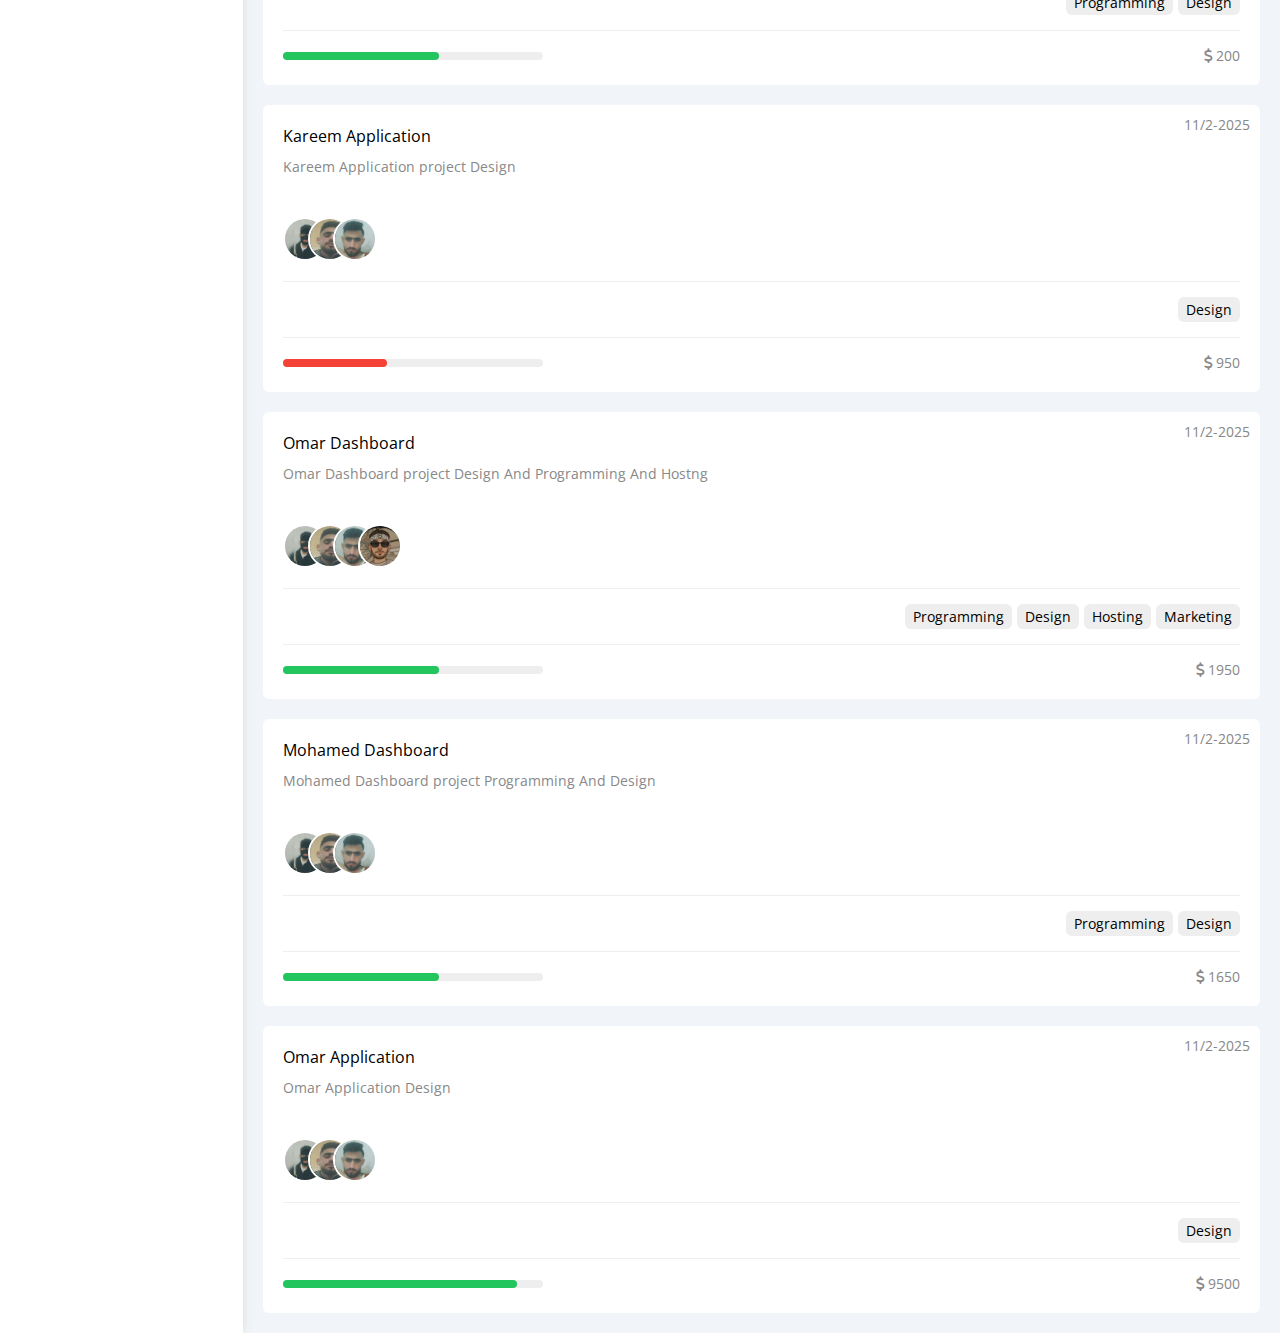
<file: projects.html>
<!DOCTYPE html>
<html lang="en">

<head>
    <meta charset="UTF-8">
    <meta http-equiv="X-UA-Compatible" content="IE=edge">
    <meta name="viewport" content="width=device-width, initial-scale=1.0">
    <title>Dashboard</title>
    <link rel="stylesheet" href="./CSS/all.main.css">
    <link rel="stylesheet" href="./CSS/dashboard.css">
    <link rel="stylesheet" href="./CSS/framework.css">
    <link rel="preconnect" href="https://fonts.googleapis.com/">
    <link rel="preconnect" href="https://fonts.gstatic.com" crossorigin />
    <link href="https://fonts.googleapis.com/css2?family=Open+Sans:wght@300;500&#038;display=swap" rel="stylesheet" />
</head>

<body>
    <div class="page d-flex">
        <div class="sidebar bg-white p-20 p-relative">
            <h3 class="p-relative txt-c mt-0 fw-bold">Omar</h3>
            <ul>
                <li>
                    <a class="d-flex align-center fs-14 c-black rad-6 p-10" href="index.html" target="_blank">
                        <i class="fa-regular fa-chart-bar fa-fw"></i>
                        <span>Dashboard</span>
                    </a>
                </li>
                <li>
                    <a class="d-flex align-center fs-14 c-black rad-6 p-10" href="settings.html" target="_blank">
                        <i class="fa-solid fa-gear fa-fw"></i>
                        <span>Settings</span>
                    </a>
                </li>
                <li>
                    <a class="d-flex align-center fs-14 c-black rad-6 p-10" href="profile.html" target="_blank">
                        <i class="fa-regular fa-user fa-fw"></i>
                        <span>Profile</span>
                    </a>
                </li>
                <li>
                    <a class="active d-flex align-center fs-14 c-black rad-6 p-10" href="projects.html" target="_blank">
                        <i class="fa-solid fa-diagram-project fa-fw"></i>
                        <span>Projects</span>
                    </a>
                </li>
                <li>
                    <a class="d-flex align-center fs-14 c-black rad-6 p-10" href="courses.html" target="_blank">
                        <i class="fa-solid fa-graduation-cap fa-fw"></i>
                        <span>Courses</span>
                    </a>
                </li>
                <li>
                    <a class="d-flex align-center fs-14 c-black rad-6 p-10" href="friends.html" target="_blank">
                        <i class="fa-regular fa-circle-user fa-fw"></i>
                        <span>Friends</span>
                    </a>
                </li>
                <li>
                    <a class="d-flex align-center fs-14 c-black rad-6 p-10" href="files.html" target="_blank">
                        <i class="fa-regular fa-file fa-fw"></i>
                        <span>Files</span>
                    </a>
                </li>
                <li>
                    <a class="d-flex align-center fs-14 c-black rad-6 p-10" href="plans.html" target="_blank">
                        <i class="fa-regular fa-credit-card fa-fw"></i>
                        <span>Plans</span>
                    </a>
                </li>
            </ul>
        </div>
        <div class="content w-full">
            <!-- Start Head -->
            <div class="head bg-white p-15 between-flex">
                <div class="search p-relative">
                    <input class="p-10" type="search" placeholder="Type A Keyword" />
                </div>
                <div class="icons d-flex align-center">
                    <span class="notification p-relative">
                        <i class="fa-regular fa-bell fa-lg"></i>
                    </span>
                    <img decoding="async" src="./img/avatar-01.jpg" alt="" />
                </div>
            </div>
            <!-- End Head -->
            <h1 class="p-relative">Projects</h1>
            <div class="projects-page m-20 d-grid gap-20">
                <!-- Start Projects -->
                <div class="project bg-white rad-6 p-relative p-20">
                    <span class="date c-grey fs-14">11/2-2025</span>
                    <h4 class="m-0">Omar Dashboard</h4>
                    <p class="mt-10 mb-10 fs-14 c-grey">Omar Dashboard project Design And Programming And Hostng</p>
                    <div class="team">
                        <a href="#"><img src="./img/avatar-01.jpg" alt=""></a>
                        <a href="#"><img src="./img/avatar-02.png" alt=""></a>
                        <a href="#"><img src="./img/avatar-03.png" alt=""></a>
                        <a href="#"><img src="./img/avatar-04.png" alt=""></a>
                        <a href="#"><img src="./img/avatar-05.png" alt=""></a>
                    </div>
                    <div class="do d-flex">
                        <span class="bg-eee fs-14 rad-6">Programming</span>
                        <span class="bg-eee fs-14 rad-6">Design</span>
                        <span class="bg-eee fs-14 rad-6">Hosting</span>
                        <span class="bg-eee fs-14 rad-6">Marketing</span>
                    </div>
                    <div class="info between-flex">
                        <div class="prog bg-eee">
                            <span class="bg-red" style="width: 40%;"></span>
                        </div>
                        <div class="c-grey fs-14">
                            <i class="fa-solid fa-dollar-sign"></i>
                            2500
                        </div>
                    </div>
                </div>
                <div class="project bg-white rad-6 p-relative p-20">
                    <span class="date c-grey fs-14">11/2-2025</span>
                    <h4 class="m-0">Acadmey Portal</h4>
                    <p class="mt-10 mb-10 fs-14 c-grey">Acadmey Portal project Design And Programming</p>
                    <div class="team">
                        <a href="#"><img src="./img/avatar-03.png" alt=""></a>
                        <a href="#"><img src="./img/avatar-04.png" alt=""></a>
                        <a href="#"><img src="./img/avatar-05.png" alt=""></a>
                    </div>
                    <div class="do d-flex">
                        <span class="bg-eee fs-14 rad-6">Programming</span>
                        <span class="bg-eee fs-14 rad-6">Design</span>
                    </div>
                    <div class="info between-flex">
                        <div class="prog bg-eee">
                            <span class="bg-green" style="width: 80%;"></span>
                        </div>
                        <div class="c-grey fs-14">
                            <i class="fa-solid fa-dollar-sign"></i>
                            1900
                        </div>
                    </div>
                </div>
                <div class="project bg-white rad-6 p-relative p-20">
                    <span class="date c-grey fs-14">11/2-2025</span>
                    <h4 class="m-0">Omar Dashboard</h4>
                    <p class="mt-10 mb-10 fs-14 c-grey">Chatting Application project Design</p>
                    <div class="team">
                        <a href="#"><img src="./img/avatar-01.jpg" alt=""></a>
                        <a href="#"><img src="./img/avatar-04.png" alt=""></a>
                        <a href="#"><img src="./img/avatar-05.png" alt=""></a>
                    </div>
                    <div class="do d-flex">
                        <span class="bg-eee fs-14 rad-6">Design</span>
                    </div>
                    <div class="info between-flex">
                        <div class="prog bg-eee">
                            <span class="bg-blue" style="width: 40%;"></span>
                        </div>
                        <div class="c-grey fs-14">
                            <i class="fa-solid fa-dollar-sign"></i>
                            500
                        </div>
                    </div>
                </div>
                <div class="project bg-white rad-6 p-relative p-20">
                    <span class="date c-grey fs-14">11/2-2025</span>
                    <h4 class="m-0">Abdallah Dashboard</h4>
                    <p class="mt-10 mb-10 fs-14 c-grey">Abdallah Dashboard Project Design And Programming And Hosting
                    </p>
                    <div class="team">
                        <a href="#"><img src="./img/avatar-01.jpg" alt=""></a>
                        <a href="#"><img src="./img/avatar-02.png" alt=""></a>
                        <a href="#"><img src="./img/avatar-03.png" alt=""></a>
                        <a href="#"><img src="./img/avatar-05.png" alt=""></a>
                    </div>
                    <div class="do d-flex">
                        <span class="bg-eee fs-14 rad-6">Programming</span>
                        <span class="bg-eee fs-14 rad-6">Design</span>
                        <span class="bg-eee fs-14 rad-6">Hosting</span>
                        <span class="bg-eee fs-14 rad-6">Marketing</span>
                    </div>
                    <div class="info between-flex">
                        <div class="prog bg-eee">
                            <span class="bg-green" style="width: 60%;"></span>
                        </div>
                        <div class="c-grey fs-14">
                            <i class="fa-solid fa-dollar-sign"></i>
                            1900
                        </div>
                    </div>
                </div>
                <div class="project bg-white rad-6 p-relative p-20">
                    <span class="date c-grey fs-14">11/2-2025</span>
                    <h4 class="m-0">Ahmed <Portal></Portal>
                    </h4>
                    <p class="mt-10 mb-10 fs-14 c-grey">Ahmed Portal project Design And Programming</p>
                    <div class="team">
                        <a href="#"><img src="./img/avatar-01.jpg" alt=""></a>
                        <a href="#"><img src="./img/avatar-02.png" alt=""></a>
                        <a href="#"><img src="./img/avatar-03.png" alt=""></a>
                    </div>
                    <div class="do d-flex">
                        <span class="bg-eee fs-14 rad-6">Programming</span>
                        <span class="bg-eee fs-14 rad-6">Design</span>
                    </div>
                    <div class="info between-flex">
                        <div class="prog bg-eee">
                            <span class="bg-green" style="width: 60%;"></span>
                        </div>
                        <div class="c-grey fs-14">
                            <i class="fa-solid fa-dollar-sign"></i>
                            200
                        </div>
                    </div>
                </div>
                <div class="project bg-white rad-6 p-relative p-20">
                    <span class="date c-grey fs-14">11/2-2025</span>
                    <h4 class="m-0">Kareem Application</h4>
                    <p class="mt-10 mb-10 fs-14 c-grey">Kareem Application project Design</p>
                    <div class="team">
                        <a href="#"><img src="./img/avatar-01.jpg" alt=""></a>
                        <a href="#"><img src="./img/avatar-02.png" alt=""></a>
                        <a href="#"><img src="./img/avatar-03.png" alt=""></a>
                    </div>
                    <div class="do d-flex">
                        <span class="bg-eee fs-14 rad-6">Design</span>
                    </div>
                    <div class="info between-flex">
                        <div class="prog bg-eee">
                            <span class="bg-red" style="width: 40%;"></span>
                        </div>
                        <div class="c-grey fs-14">
                            <i class="fa-solid fa-dollar-sign"></i>
                            950
                        </div>
                    </div>
                </div>
                <div class="project bg-white rad-6 p-relative p-20">
                    <span class="date c-grey fs-14">11/2-2025</span>
                    <h4 class="m-0">Omar Dashboard</h4>
                    <p class="mt-10 mb-10 fs-14 c-grey">Omar Dashboard project Design And Programming And Hostng</p>
                    <div class="team">
                        <a href="#"><img src="./img/avatar-01.jpg" alt=""></a>
                        <a href="#"><img src="./img/avatar-02.png" alt=""></a>
                        <a href="#"><img src="./img/avatar-03.png" alt=""></a>
                        <a href="#"><img src="./img/avatar-04.png" alt=""></a>
                    </div>
                    <div class="do d-flex">
                        <span class="bg-eee fs-14 rad-6">Programming</span>
                        <span class="bg-eee fs-14 rad-6">Design</span>
                        <span class="bg-eee fs-14 rad-6">Hosting</span>
                        <span class="bg-eee fs-14 rad-6">Marketing</span>
                    </div>
                    <div class="info between-flex">
                        <div class="prog bg-eee">
                            <span class="bg-green" style="width: 60%;"></span>
                        </div>
                        <div class="c-grey fs-14">
                            <i class="fa-solid fa-dollar-sign"></i>
                            1950
                        </div>
                    </div>
                </div>
                <div class="project bg-white rad-6 p-relative p-20">
                    <span class="date c-grey fs-14">11/2-2025</span>
                    <h4 class="m-0">Mohamed Dashboard</h4>
                    <p class="mt-10 mb-10 fs-14 c-grey">Mohamed Dashboard project Programming And Design</p>
                    <div class="team">
                        <a href="#"><img src="./img/avatar-01.jpg" alt=""></a>
                        <a href="#"><img src="./img/avatar-02.png" alt=""></a>
                        <a href="#"><img src="./img/avatar-03.png" alt=""></a>
                    </div>
                    <div class="do d-flex">
                        <span class="bg-eee fs-14 rad-6">Programming</span>
                        <span class="bg-eee fs-14 rad-6">Design</span>
                    </div>
                    <div class="info between-flex">
                        <div class="prog bg-eee">
                            <span class="bg-green" style="width: 60%;"></span>
                        </div>
                        <div class="c-grey fs-14">
                            <i class="fa-solid fa-dollar-sign"></i>
                            1650
                        </div>
                    </div>
                </div>
                <div class="project bg-white rad-6 p-relative p-20">
                    <span class="date c-grey fs-14">11/2-2025</span>
                    <h4 class="m-0">Omar Application</h4>
                    <p class="mt-10 mb-10 fs-14 c-grey">Omar Application Design</p>
                    <div class="team">
                        <a href="#"><img src="./img/avatar-01.jpg" alt=""></a>
                        <a href="#"><img src="./img/avatar-02.png" alt=""></a>
                        <a href="#"><img src="./img/avatar-03.png" alt=""></a>
                    </div>
                    <div class="do d-flex">
                        <span class="bg-eee fs-14 rad-6">Design</span>
                    </div>
                    <div class="info between-flex">
                        <div class="prog bg-eee">
                            <span class="bg-green" style="width: 90%;"></span>
                        </div>
                        <div class="c-grey fs-14">
                            <i class="fa-solid fa-dollar-sign"></i>
                            9500
                        </div>
                    </div>
                </div>
                <!-- End projects -->
            </div>
        </div>
    </div>
</body>

</html>
</file>
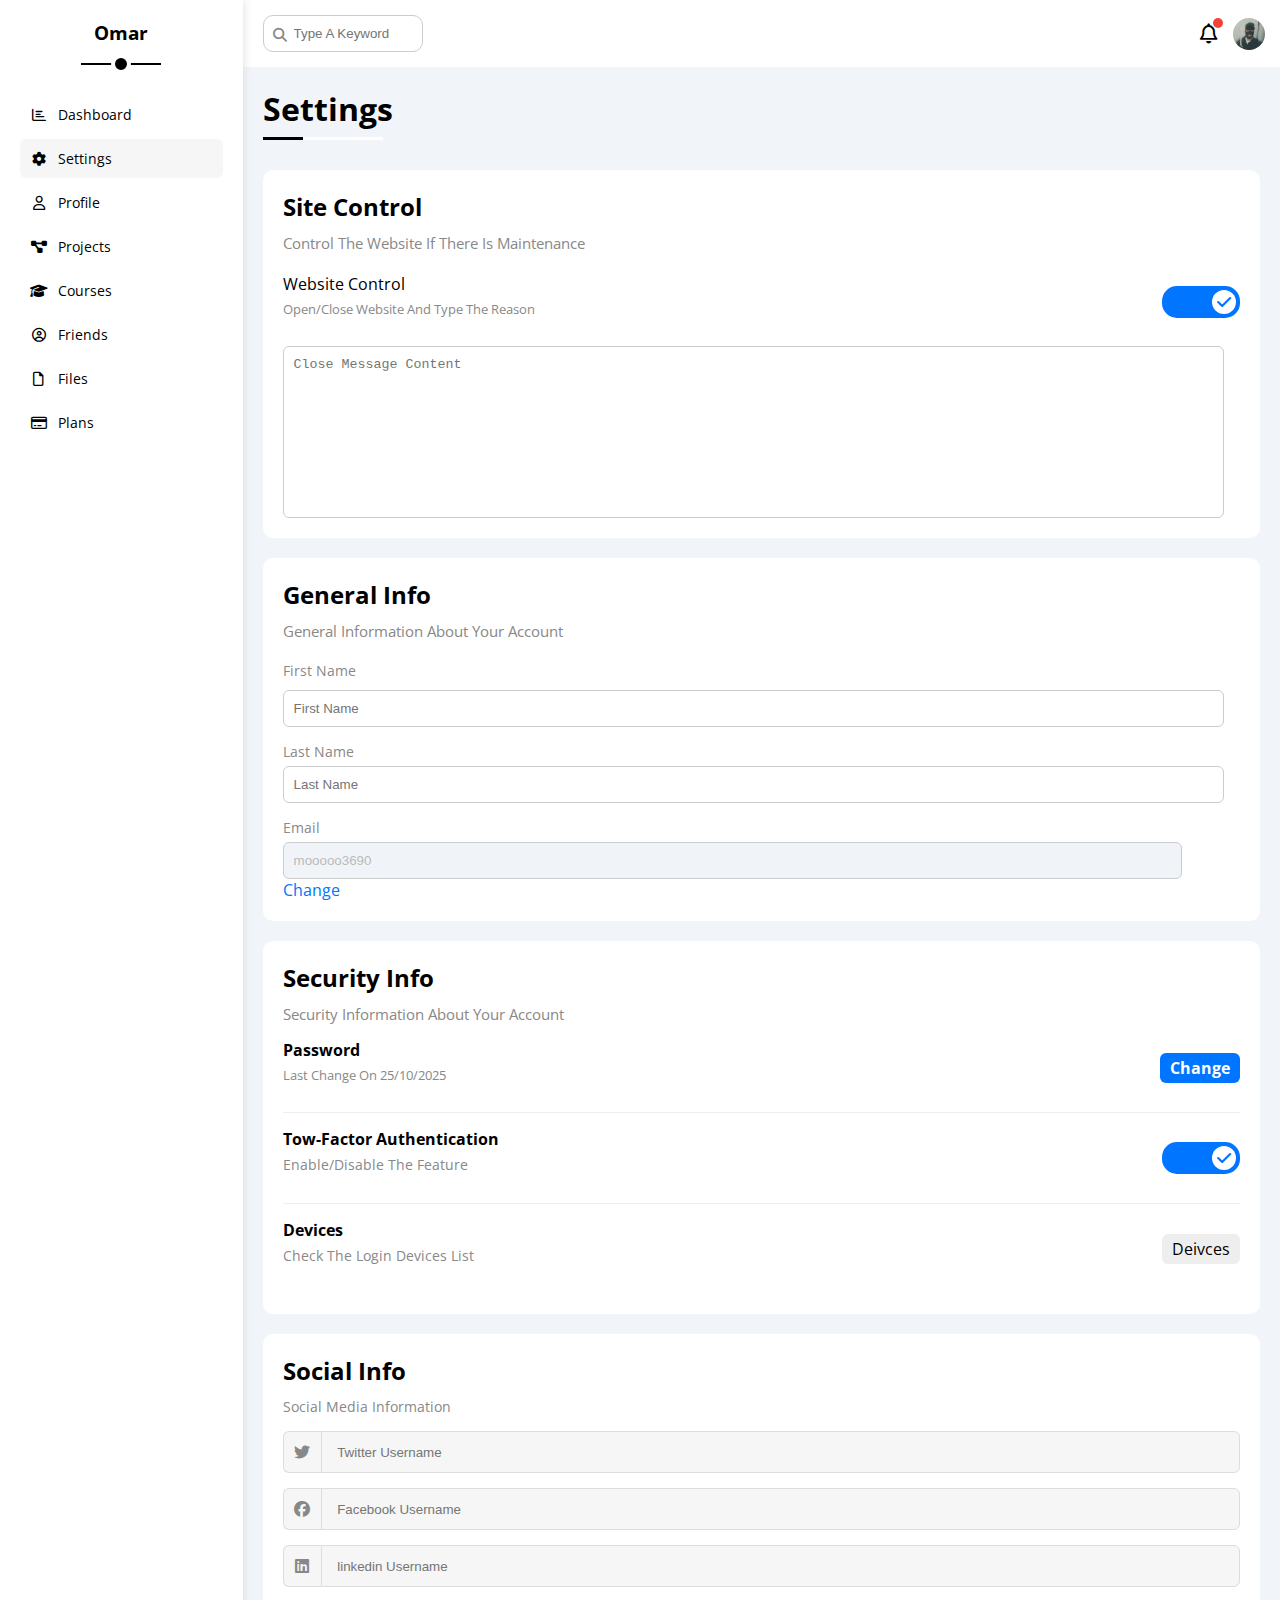
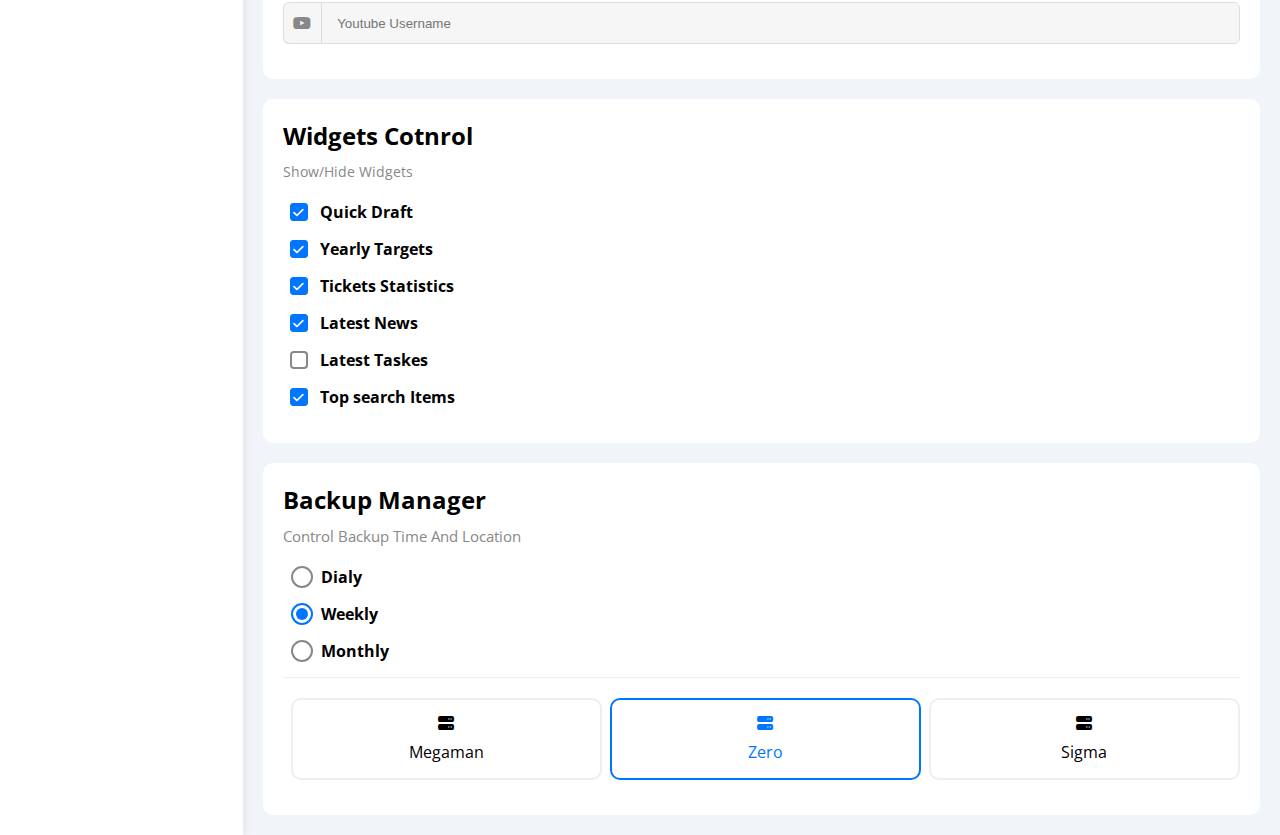
<file: settings.html>
<!DOCTYPE html>
<html lang="en">

<head>
    <meta charset="UTF-8">
    <meta http-equiv="X-UA-Compatible" content="IE=edge">
    <meta name="viewport" content="width=device-width, initial-scale=1.0">
    <title>Dashboard</title>
    <link rel="stylesheet" href="./CSS/all.main.css">
    <link rel="stylesheet" href="./CSS/dashboard.css">
    <link rel="stylesheet" href="./CSS/framework.css">
    <link rel="preconnect" href="https://fonts.googleapis.com/">
    <link rel="preconnect" href="https://fonts.gstatic.com" crossorigin />
    <link href="https://fonts.googleapis.com/css2?family=Open+Sans:wght@300;500&#038;display=swap" rel="stylesheet" />
</head>

<body>
    <div class="page d-flex">
        <div class="sidebar bg-white p-20 p-relative">
            <h3 class="p-relative txt-c mt-0 fw-bold">Omar</h3>
            <ul>
                <li>
                    <a class="d-flex align-center fs-14 c-black rad-6 p-10" href="index.html" target="_blank">
                        <i class="fa-regular fa-chart-bar fa-fw"></i>
                        <span>Dashboard</span>
                    </a>
                </li>
                <li>
                    <a class="active d-flex align-center fs-14 c-black rad-6 p-10" href="settings.html" target="_blank">
                        <i class="fa-solid fa-gear fa-fw"></i>
                        <span>Settings</span>
                    </a>
                </li>
                <li>
                    <a class="d-flex align-center fs-14 c-black rad-6 p-10" href="profile.html" target="_blank">
                        <i class="fa-regular fa-user fa-fw"></i>
                        <span>Profile</span>
                    </a>
                </li>
                <li>
                    <a class="d-flex align-center fs-14 c-black rad-6 p-10" href="projects.html" target="_blank">
                        <i class="fa-solid fa-diagram-project fa-fw"></i>
                        <span>Projects</span>
                    </a>
                </li>
                <li>
                    <a class="d-flex align-center fs-14 c-black rad-6 p-10" href="courses.html" target="_blank">
                        <i class="fa-solid fa-graduation-cap fa-fw"></i>
                        <span>Courses</span>
                    </a>
                </li>
                <li>
                    <a class="d-flex align-center fs-14 c-black rad-6 p-10" href="friends.html" target="_blank">
                        <i class="fa-regular fa-circle-user fa-fw"></i>
                        <span>Friends</span>
                    </a>
                </li>
                <li>
                    <a class="d-flex align-center fs-14 c-black rad-6 p-10" href="files.html" target="_blank">
                        <i class="fa-regular fa-file fa-fw"></i>
                        <span>Files</span>
                    </a>
                </li>
                <li>
                    <a class="d-flex align-center fs-14 c-black rad-6 p-10" href="plans.html" target="_blank">
                        <i class="fa-regular fa-credit-card fa-fw"></i>
                        <span>Plans</span>
                    </a>
                </li>
            </ul>
        </div>
        <div class="content w-full">
            <!-- Start Head -->
            <div class="head bg-white p-15 between-flex">
                <div class="search p-relative">
                    <input class="p-10" type="search" placeholder="Type A Keyword" />
                </div>
                <div class="icons d-flex align-center">
                    <span class="notification p-relative">
                        <i class="fa-regular fa-bell fa-lg"></i>
                    </span>
                    <img decoding="async" src="./img/avatar-01.jpg" alt="" />
                </div>
            </div>
            <!-- End Head -->
            <h1 class="p-relative">Settings</h1>
            <div class="settings-page m-20 d-grid gap-20">
                <!-- Start Box Control -->
                <div class="p-20 bg-white rad-10">
                    <h2 class="mt-0 mb-10">Site Control</h2>
                    <p class="mt-0 mb-20 c-grey fs-15">Control The Website If There Is Maintenance</p>
                    <div class="mb-15 between-flex">
                        <div>
                            <span>Website Control</span>
                            <p class="c-grey mt-5 mb-0 fs-13">Open/Close Website And Type The Reason</p>
                        </div>
                        <div>
                            <label>
                                <input class="toggle-checkbox" type="checkbox" checked />
                                <div class="toggle-switch"></div>
                            </label>
                        </div>
                    </div>
                    <textarea class="close-message p-10 rad-6 d-block w-96"
                        placeholder="Close Message Content"></textarea>
                </div>
                <!-- End Settings Box -->
                <!-- Start Box General -->
                <div class="p-20 bg-white rad-10">
                    <h2 class="mt-0 mb-10">General Info</h2>
                    <p class="mt-0 mb-20 c-grey fs-15">General Information About Your Account</p>
                    <div class="mb-15">
                        <label class="fs-14 c-grey d-block mb-10" for="first">First Name</label>
                        <input class="b-none border-ccc p-10 rad-6 d-block w-96" type="text" id="first"
                            placeholder="First Name" />
                    </div>
                    <div class="mb-15">
                        <label class="fs-14 c-grey d-block mb-5" for="last">Last Name</label>
                        <input class="b-none border-ccc p-10 rad-6 d-block w-96" id="last" type="text"
                            placeholder="Last Name" />
                    </div>
                    <div>
                        <label class="fs-14 c-grey d-block mb-5" for="email">Email</label>
                        <input class="email b-none border-ccc p-10 rad-6 w-full mr-10" id="email" type="email"
                            value="mooooo3690" disabled />
                        <a class="c-blue" href="#">Change</a>
                    </div>
                </div>
                <!-- End Box General -->
                <!-- Start Box Security -->
                <div class="security rad-10 bg-white p-20">
                    <h2 class="mt-0 mb-10">Security Info</h2>
                    <p class="mt-0 c-grey fs-15">Security Information About Your Account</p>
                    <div class="sec-box between-flex mb-15">
                        <div>
                            <span class="fw-bold">Password</span>
                            <p class="c-grey mt-5 mb-0 fs-13">Last Change On 25/10/2025</p>
                        </div>
                        <a class="button c-white bg-blue fw-bold btn-shape" href="#">Change</a>
                    </div>
                    <div class="sec-box between-flex mb-15">
                        <div>
                            <span class="fw-bold">Tow-Factor Authentication</span>
                            <p class="mt-5 c-grey mb-0 fs-14">Enable/Disable The Feature</p>
                        </div>
                        <label>
                            <input class="toggle-checkbox" type="checkbox" checked>
                            <div class="toggle-switch"></div>
                        </label>
                    </div>
                    <div class="sec-box between-flex">
                        <div>
                            <span class="fw-bold">Devices</span>
                            <p class="fs-14 c-grey mt-5 mb-0">Check The Login Devices List</p>
                        </div>
                        <a class="btn-shape bg-eee c-black" href="#">Deivces</a>
                    </div>
                </div>
                <!-- End Box Security -->
                <!-- Start Box Social -->
                <div class="social bg-white p-20 rad-10">
                    <h2 class="mt-0 mb-10">Social Info</h2>
                    <p class="mt-0 mb-15 c-grey fs-14">Social Media Information</p>
                    <div class="d-flex align-center mb-15">
                        <i class="fa-brands fa-twitter center-flex c-grey"></i>
                        <input class="w-full" type="text" placeholder="Twitter Username">
                    </div>
                    <div class="d-flex align-center mb-15">
                        <i class="fa-brands fa-facebook center-flex c-grey"></i>
                        <input class="w-full" type="text" placeholder="Facebook Username">
                    </div>
                    <div class="d-flex align-center mb-15">
                        <i class="fa-brands fa-linkedin center-flex c-grey"></i>
                        <input class="w-full" type="text" placeholder="linkedin Username">
                    </div>
                    <div class="d-flex align-center mb-15">
                        <i class="fa-brands fa-youtube center-flex c-grey"></i>
                        <input class="w-full" type="text" placeholder="Youtube Username">
                    </div>
                </div>
                <!-- End Box Social -->
                <!-- Start Box Widgets Control -->
                <div class="social-info rad-10 bg-white p-20">
                    <h2 class="mt-0 mb-10">Widgets Cotnrol</h2>
                    <p class="c-grey fs-14 mt-0 mb-20">Show/Hide Widgets</p>
                    <div class="control d-flex align-center mb-15">
                        <input id="one" type="checkbox" checked>
                        <label for="one">Quick Draft</label>
                    </div>
                    <div class="control d-flex align-center mb-15">
                        <input id="two" type="checkbox" checked>
                        <label for="two">Yearly Targets</label>
                    </div>
                    <div class="control d-flex align-center mb-15">
                        <input id="three" type="checkbox" checked>
                        <label for="three">Tickets Statistics</label>
                    </div>
                    <div class="control d-flex align-center mb-15">
                        <input id="four" type="checkbox" checked>
                        <label for="four">Latest News</label>
                    </div>
                    <div class="control d-flex align-center mb-15">
                        <input id="five" type="checkbox">
                        <label for="five">Latest Taskes</label>
                    </div>
                    <div class="control d-flex align-center mb-15">
                        <input id="six" type="checkbox" checked>
                        <label for="six">Top search Items</label>
                    </div>
                </div>
                <!-- End Box Widgets Control -->
                <!-- Start Box Backup -->
                <div class="backup-control rad-10 bg-white p-20">
                    <h2 class="mt-0 mb-10">Backup Manager</h2>
                    <p class="mt-0 mb-20 c-grey fs-15">Control Backup Time And Location</p>
                    <div class="data d-flex align-center mb-15">
                        <input type="radio" id="dialy" name="time">
                        <label for="dialy">Dialy</label>
                    </div>
                    <div class="data d-flex align-center mb-15">
                        <input type="radio" id="weekly" name="time" checked>
                        <label for="weekly">Weekly</label>
                    </div>
                    <div class="data d-flex align-center mb-15">
                        <input type="radio" id="monthly" name="time">
                        <label for="monthly">Monthly</label>
                    </div>
                    <div class="servers d-flex align-center txt-c">
                        <input type="radio" id="server-one" name="servers">
                        <div class="server mb-15 w-full rad-10 ">
                            <label for="server-one" class=" d-block m-15">
                                <i class="fa-solid fa-server d-block mb-10"></i>
                                Megaman
                            </label>
                        </div>
                        <input type="radio" id="server-two" name="servers" checked>
                        <div class="server mb-15 w-full rad-10 ">
                            <label for="server-two" class="d-block m-15">
                                <i class="fa-solid fa-server d-block mb-10"></i>
                                Zero
                            </label>
                        </div>
                        <input type="radio" id="server-three" name="servers">
                        <div class="server mb-15 w-full rad-10 ">
                            <label for="server-three" class="d-block m-15">
                                <i class="fa-solid fa-server d-block mb-10"></i>
                                Sigma
                            </label>
                        </div>
                    </div>
                </div>
                <!-- End Box Backup -->
            </div>
        </div>
    </div>
</body>

</html>
</file>
<file: CSS/dashboard.css>
:root {
    --blue-color: #0075ff;
    --blue-alt-color: #0d69d5;
    --orange-color: #f59e0b;
    --green-color: #22c55e;
    --red-color: #f44336;
    --grey-color: #888;
}

/* * {
    box-sizing: border-box;
} */

body {
    transition: 0.3s;
    font-family: "Open Sans", sans-serif;
    margin: 0;
}

*:focus {
    outline-color: #696262;
}

a {
    text-decoration: none;
}

ul {
    list-style: none;
    padding: 0;
}

::-webkit-scrollbar {
    width: 15px;
}

::-webkit-scrollbar-track {
    background-color: white;
}

::-webkit-scrollbar-thumb {
    background-color: var(--blue-color);
}

::-webkit-scrollbar-thumb:hover {
    background-color: var(--blue-alt-color);
}

.page {
    background-color: #f1f5f9;
    min-height: 100vh;
}

/* Start Sidebar */
.sidebar {
    width: 250px;
    box-shadow: 0 0 10px #ddd;
}

.sidebar>h3 {
    margin-bottom: 50px;
}

.sidebar>h3::before,
.sidebar>h3::after {
    content: "";
    background-color: black;
    transform: translateX(-50%);
    position: absolute;
    left: 50%;
}

.sidebar>h3::before {
    width: 80px;
    height: 2px;
    bottom: -20px;
}

.sidebar>h3::after {
    bottom: -29px;
    width: 12px;
    height: 12px;
    border-radius: 50%;
    border: 4px solid white;
}

.sidebar ul li a {
    transition: 0.3s;
    margin-bottom: 5px;
}

.sidebar ul li a:hover,
.sidebar ul li a.active {
    background-color: #f6f6f6;
}

.sidebar ul li a span {
    font-size: 14px;
    margin-left: 10px;
}

@media (max-width: 767px) {
    .sidebar {
        width: 32px;
        padding: 10px;
    }

    .sidebar>h3 {
        font-size: 13px;
        margin-bottom: 15px;
    }

    .sidebar>h3::before,
    .sidebar>h3::after {
        display: none;
    }

    .sidebar ul li a span {
        display: none;
    }
}

/* End Sidebar */
/* Start Content */
.content {
    overflow: hidden;
}

.head .search::before {
    font-family: var(--fa-style-family-classic);
    content: "\f002";
    font-weight: 900;
    position: absolute;
    left: 15px;
    top: 50%;
    transform: translateY(-50%);
    font-size: 14px;
    color: var(--grey-color);
}

.head .search input {
    border: 1px solid #ccc;
    border-radius: 10px;
    margin-left: 5px;
    padding-left: 30px;
    width: 160px;
    transition: width 0.3s;
}

.head .search input:focus {
    width: 200px;
}

.head .search input:focus::placeholder {
    opacity: 0;
}

.head .icons .notification::before {
    content: "";
    position: absolute;
    width: 10px;
    height: 10px;
    background-color: var(--red-color);
    border-radius: 50%;
    right: -5px;
    top: -5px;
}

.page .head .icons .notification i:hover {
    transform: scale(1.1);
    color: var(--red-color);
}

.page .head .icons .notification:hover::before {
    display: none;
}

.head .icons img {
    width: 32px;
    height: 32px;
    margin-left: 15px;
    border-radius: 50%;
}

.page h1 {
    margin: 20px 20px 40px;
}

.page h1::before,
.page h1::after {
    content: "";
    height: 3px;
    position: absolute;
    bottom: -10px;
    left: 0;
}

.page h1::before {
    background-color: white;
    width: 120px;
}

.page h1::after {
    background-color: black;
    width: 40px;
}

.wrapper {
    grid-template-columns: repeat(auto-fill, minmax(450px, 1fr));
    margin-left: 20px;
    margin-right: 20px;
    margin-bottom: 20px;
}

@media (max-width: 767px) {
    .wrapper {
        grid-template-columns: minmax(200px, 1fr);
        margin-left: 10px;
        margin-right: 10px;
        gap: 10px;
    }
}

/* End Content */
/* Start Welcome Widget */
.welcome {
    overflow: hidden;
}

.welcome .intro img {
    width: 200px;
    margin-bottom: -10px;
}

.welcome .avatar {
    width: 64px;
    height: 64px;
    border: 2px solid white;
    border-radius: 50%;
    padding: 2px;
    box-shadow: 0 0 5px #ddd;
    margin-left: 20px;
    margin-top: -32px;
}

.welcome .body {
    border-bottom: 1px solid #eee;
    border-top: 1px solid #eee;
}

.welcome .body>div {
    flex: 1;
}

.welcome .visit {
    margin: 0 15px 15px auto;
    transition: 0.3s;
}

.welcome .visit:hover {
    background-color: var(--blue-alt-color);
}

@media(max-width:767px) {
    .welcome .intro {
        padding-bottom: 30px;
    }

    .welcome .avatar {
        margin-left: 0;
    }

    .welcome .body>div:not(:last-child) {
        margin-bottom: 20px;
    }
}

/* End Welcome Widget */
/* Start Quick Widget */
.quick textarea {
    resize: none;
    min-height: 180px;
}

.quick .save {
    margin-left: auto;
    transition: 0.3s;
    cursor: pointer;
}

.quick .save:hover {
    background-color: var(--blue-alt-color);
}

/* End Quick Widget */
/* Start Target */
.targets .target-row .icon {
    width: 80px;
    height: 80px;
    margin-right: 15px;
}

.targets .details {
    flex: 1;
}

.targets .details .progress {
    height: 4px;
}

.targets .details .progress>span {
    position: absolute;
    left: 0;
    top: 0;
    height: 100%;
}

.targets .details .progress>span span {
    position: absolute;
    bottom: 16px;
    right: -16px;
    color: white;
    padding: 2px 5px;
    border-radius: 6px;
    font-size: 13px;
}

.targets .details .progress>span span::after {
    content: "";
    border-color: transparent;
    border-width: 5px;
    border-style: solid;
    position: absolute;
    bottom: -10px;
    left: 50%;
    transform: translateX(-50%);
}

.targets .details .progress>.blue span::after {
    border-top-color: var(--blue-color);
}

.targets .details .progress>.orange span::after {
    border-top-color: var(--orange-color);
}

.targets .details .progress>.green span::after {
    border-top-color: var(--green-color);
}

.blue .icon,
.blue .progress {
    background-color: rgb(0 117 255 / 20%);
}

.orange .icon,
.orange .progress {
    background-color: rgb(245 158 11 / 20%);
}

.green .icon,
.green .progress {
    background-color: rgb(34 197 94 / 20%);
}

/* End Target */
/* Start Tickts */
.tickets .box {
    border: 1px solid #ccc;
    width: calc(43% - 12px);
}

@media (max-width: 767px) {
    .tickets .box {
        width: 100%;
    }
}



/* End Tickts */
/* Start News */
.news .news-row:not(:last-child) {
    border-bottom: 1px solid #eee;
    margin-bottom: 10px;
    padding-bottom: 10px;
}

.news .info {
    flex-grow: 1;
}

.news .info h3 {
    font-size: 14px;
    margin: 0 0 6px;
}

@media(max-width:767px) {
    .news .news-row {
        display: block;
    }

    .news .news-row .lable {
        margin: 10px auto;
        width: fit-content;
    }
}

/* End News */
/* Start Tasks */
.tasks .tasks-row:not(:last-child) {
    border-bottom: 1px solid #eee;
    margin-bottom: 10px;
    padding-bottom: 10px;
}

.tasks .info {
    flex-grow: 1;
}

.tasks .done {
    opacity: 0.3;
}

.tasks .done h3,
.tasks .done p {
    text-decoration: line-through;
}

.tasks .delete {
    cursor: pointer;
    transition: 0.3s
}

.tasks .delete:hover {
    color: var(--red-color);
}

/* End Tasks */
/* Start Uplaod */
.upload ul li:not(:last-child) {
    border-bottom: 1px solid #eee;
}

.upload ul li img {
    width: 40px;
    height: 40px;
}

/* End Uplaod */
/* Start Project */
.last-project ul::before {
    content: "";
    position: absolute;
    left: 11px;
    width: 2px;
    height: 100%;
    background-color: var(--blue-color);
}

.last-project ul li::before {
    content: "";
    width: 20px;
    height: 20px;
    margin-right: 15px;
    background-color: white;
    border-radius: 50%;
    z-index: 1;
    border: 2px solid white;
    outline: 2px solid var(--blue-color);
}

.last-project ul li.done::before {
    background-color: var(--blue-color);
}

.last-project ul li.current::before {
    animation: change-color 0.8s infinite alternate;
}

.last-project .launch-icon {
    position: absolute;
    width: 160px;
    right: 0;
    bottom: 0;
    opacity: 0.1;
}

@keyframes change-color {
    from {
        background-color: var(--blue-color);
    }

    to {
        background-color: white;
    }
}

/* End Project */
/* Start Reminders  */
.reminders ul li .key {
    width: 15px;
    height: 15px;
}

.reminders ul li>.blue {
    border-left: 2px solid var(--blue-color);
}

.reminders ul li>.green {
    border-left: 2px solid var(--green-color);
}

.reminders ul li>.orange {
    border-left: 2px solid var(--orange-color);
}

.reminders ul li>.red {
    border-left: 2px solid var(--red-color);
}

/* End Reminders  */
/* Start Post */
.post .top .avatar {
    width: 50px;
    height: 50px;
    border-radius: 50%;
}

.post .content {
    text-transform: capitalize;
    line-height: 1.8;
    border-top: 1px solid #eee;
    border-bottom: 1px solid #eee;
    min-height: 140px;
}

.post .post-state .blue:hover {
    color: var(--blue-color);
    transition: 0.3s;
}

.post .post-state .red:hover {
    color: red;
    transition: 0.3s;
}

/* End Post */
/* Start Social */
.social .box {
    padding-left: 70px;
}

.social .box i {
    position: absolute;
    left: 0;
    top: 0;
    width: 50px;
    transition: 0.3s;
}

.social .box:hover i {
    transform: rotate(5deg);
}

.social .box .blueee:hover {
    transition: 0.3s;
    background-color: var(--blue-alt-color);
}

.social .box .bluee:hover {
    transition: 0.3s;
    background-color: var(--blue-alt-color);
}

.social .box .red:hover {
    transition: 0.3s;
    background-color: var(--red-color);
}

.social .box .blue:hover {
    transition: 0.3s;
    background-color: var(--blue-color);
}


.social .twitter {
    background-color: rgb(29 161 242 / 20%);
    color: #1da1f2;
}

.social .twitter i,
.social .twitter a {
    background-color: #1da1f2;
}

.social .facebook {
    background-color: rgb(24 119 242 / 20%);
    color: #1da1f2;
}

.social .facebook i,
.social .facebook a {
    background-color: #1877f2;
}

.social .youtube {
    background-color: rgb(255 0 0 / 20%);
    color: #ff0000;
}

.social .youtube i,
.social .youtube a {
    background-color: #ff0000;
}

.social .linkedin {
    background-color: rgb(0 119 181 / 20%);
    color: #0077b5;
}

.social .linkedin i,
.social .linkedin a {
    background-color: #0077b5;
}

/* End Social */
/* Start Table */
.project .responsive {
    overflow-x: auto;
}

.project table {
    min-width: 1000px;
    border-spacing: 0;
}

.project thead td {
    background-color: #eee;
    font-weight: bold;
}

.project table td {
    padding: 15px;
}

.project tbody td {
    border-bottom: 1px solid #eee;
    border-left: 1px solid #eee;
    transition: 0.3s;
}

.project tbody td:last-child {
    border-right: 1px solid #eee;
}

.project tbody tr:hover td {
    background-color: #faf7f7;
}

.project table img {
    width: 32px;
    height: 32px;
    border-radius: 50%;
    padding: 2px;
    background-color: white;
}

.project table img:not(:first-child) {
    margin-left: -20px;
}

.project table .lable {
    font-size: 13px;
}

/* End Table */
/* Start Settings */
.settings-page {
    grid-template-columns: repeat(auto-fill, minmax(500px, 1fr));
}

@media (max-width: 767px) {
    .settings-page {
        grid-template-columns: minmax(100px, 1fr);
        margin-left: 10px;
        margin-right: 10px;
        gap: 10px;
    }
}

.settings-page .close-message {
    border: 1px solid #ccc;
    resize: none;
    min-height: 150px;
}

.settings-page .email {
    display: inline-flex;
    width: calc(100% - 80px);
}

.toggle-checkbox {
    -webkit-appearance: none;
    appearance: none;
    display: none;
}

.toggle-switch {
    background-color: #ccc;
    width: 78px;
    height: 32px;
    position: relative;
    transition: 0.3s;
    cursor: pointer;
    border-radius: 15px;
}

.toggle-switch::before {
    font-family: var(--fa-style-family-classic);
    content: "\f00d";
    font-weight: 900;
    background-color: white;
    width: 24px;
    height: 24px;
    border-radius: 50%;
    display: flex;
    justify-content: center;
    align-items: center;
    position: absolute;
    left: 4px;
    top: 4px;
    transition: 0.3s;
    color: #aaa;
}

.toggle-checkbox:checked+.toggle-switch {
    background-color: var(--blue-color);
}

.toggle-checkbox:checked+.toggle-switch::before {
    content: "\f00c";
    left: 50px;
    color: var(--blue-color);
}

.settings-page :disabled {
    cursor: no-drop;
    background-color: #f0f4f8;
    color: #bbb;
}

.settings-page .sec-box {
    padding-bottom: 15px;
}

.settings-page .sec-box:not(:last-of-type) {
    border-bottom: 1px solid #eee;
}

.settings-page .sec-box .button {
    transition: 0.3s;
}

.settings-page .sec-box:hover .button {
    background-color: var(--blue-alt-color);
}

.settings-page .social i {
    width: 40px;
    height: 40px;
    background-color: #f6f6f6;
    border: 1px solid #ddd;
    border-right: none;
    border-radius: 6px 0 0 6px;
    transition: 0.3s;
}

.settings-page .social input {
    height: 38px;
    border: 1px solid#ddd;
    background-color: #f6f6f6;
    border-radius: 0 6px 6px 0;
    padding-left: 15px;
}

.settings-page .social>div:focus-within i {
    color: black;
}

.social-info .control input[type="checkbox"] {
    -webkit-appearance: none;
    appearance: none;
}

.social-info .control label {
    padding-left: 30px;
    position: relative;
    cursor: pointer;
    font-weight: bold;
}

.social-info .control label::before,
.social-info .control label::after {
    position: absolute;
    top: 50%;
    left: 0;
    margin-top: -9px;
    border-radius: 4px;
}

.social-info .control label::before {
    content: "";
    width: 14px;
    height: 14px;
    border: 2px solid var(--grey-color);
}

.social-info .control label:hover::before {
    border-color: var(--blue-color);
}

.social-info .control label::after {
    font-family: var(--fa-style-family-classic);
    content: "\f00c";
    font-weight: 900;
    background-color: var(--blue-color);
    color: white;
    font-size: 12px;
    width: 18px;
    height: 18px;
    display: flex;
    justify-content: center;
    align-items: center;
    transform: scale(0) rotate(360deg);
    transition: 0.3s;
}

.social-info .control input[type="checkbox"]:checked+label::after {
    transform: scale(1);
}

.backup-control input[type="radio"] {
    -webkit-appearance: none;
    appearance: none;
}

.backup-control .data label {
    padding-left: 30px;
    position: relative;
    cursor: pointer;
    font-weight: bold;
}

.backup-control .data label::before {
    content: "";
    position: absolute;
    width: 18px;
    height: 18px;
    border-radius: 50%;
    border: 2px solid var(--grey-color);
    top: 50%;
    left: 0;
    margin-top: -11px;
}

.backup-control .data label::after {
    content: "";
    position: absolute;
    width: 12px;
    height: 12px;
    border-radius: 50%;
    background: var(--blue-color);
    left: 5px;
    transition: 0.3s;
    top: 5px;
    transform: scale(0);
}

.backup-control .data input[type="radio"]:checked+label::before {
    border-color: var(--blue-color);
}

.backup-control .data input[type="radio"]:checked+label::after {
    transform: scale(1);
}

.backup-control .servers {
    padding-top: 20px;
    border-top: 1px solid #eee;
}

@media(max-width: 767px) {
    .backup-control .servers {
        flex-wrap: wrap;
    }
}

.backup-control .servers .server {
    border: 2px solid #eee;
    position: relative;
}

.backup-control .servers .server label {
    cursor: pointer;
}

.backup-control .servers input[type="radio"]:checked+.server {
    border-color: var(--blue-color);
    color: var(--blue-color);
}

/* End Settings */
/* Start Profile */
/* Start Overview */
@media(max-width: 767px) {
    .profile-page .overveiw {
        flex-direction: column;
    }
}

.profile-page .avatar-box {
    width: 300px;
}

@media (min-width: 768px) {
    .profile-page .avatar-box {
        border-right: 1px solid #eee;
    }
}

.profile-page .avatar-box>img {
    width: 120px;
    height: 120px;
}

.profile-page .avatar-box .level {
    overflow: hidden;
    height: 6px;
    margin: auto;
    width: 70%;
}

.profile-page .avatar-box .level span {
    position: absolute;
    top: 0;
    left: 0;
    height: 100%;
    background-color: var(--blue-color);
    border-radius: 6px;
}

.profile-page .info-box .box {
    flex-wrap: wrap;
    border-bottom: 1px solid #eee;
    transition: 0.3s;
}

.profile-page .info-box .box:hover {
    background-color: #f9f9f9;
}

.profile-page .info-box .box>div {
    min-width: 250px;
    padding: 10px 0 0;
}

.profile-page .info-box h4 {
    font-weight: normal;
}

.profile-page .info-box .toggle-switch {
    height: 20px;
}

@media(max-width: 767px) {
    .profile-page .info-box .toggle-switch {
        margin: auto;
    }
}

.profile-page .info-box .toggle-switch::before {
    width: 12px;
    height: 12px;
    font-size: 8px;
}

.profile-page .info-box .toggle-checkbox:checked+.toggle-switch::before {
    left: 62px;
}

/* End Overview */
/* Start Other Data */
@media(max-width: 767px) {
    .profile-page .other-data {
        flex-direction: column;
    }
}

.profile-page .skills-card {
    flex-grow: 1;
}

.profile-page .skills-card ul li {
    padding: 15px 0;
}

.profile-page .skills-card ul li:not(:last-child) {
    border-bottom: 1px solid #eee;
}

.profile-page .skills-card ul li span {
    display: inline-flex;
    background-color: #eee;
    padding: 4px 10px;
    border-radius: 6px;
    font-size: 14px;
    font-weight: bold;
}

.profile-page .skills-card ul li span:not(:last-child) {
    margin-right: 5px;
}

.profile-page .activitis {
    flex-grow: 2;
}

.profile-page .activite:not(:last-of-type) {
    border-bottom: 1px solid #eee;
    margin-bottom: 20px;
    padding-bottom: 20px;
}

.profile-page .activite img {
    width: 64px;
    height: 64px;
    margin-right: 10px;
}

@media (min-width: 768px) {
    .profile-page .activite .date {
        margin-left: auto;
        text-align: right;
    }
}

@media (max-width: 767px) {
    .profile-page .activite {
        flex-direction: column;
    }

    .profile-page .activite img {
        margin-bottom: 15px;
        margin-right: 0;
    }

    .profile-page .activite .date {
        margin-top: 15px;
    }
}

/* End Other Data */
/* End Profile */
/* Start Projects */
.projects-page {
    grid-template-columns: repeat(auto-fill, minmax(500px, 1fr));
}

@media(max-width: 767px) {
    .projects-page {
        grid-template-columns: minmax(200px, 1fr);
        margin-left: 10px;
        margin-right: 10px;
        gap: 10px;
    }
}

.projects-page .project .date {
    position: absolute;
    top: 10px;
    right: 10px;
}

.projects-page .project h4 {
    font-weight: normal;
}

.projects-page .project .team {
    position: relative;
    min-height: 80px;
}

.projects-page .project .team a {
    position: absolute;
    left: 0;
    bottom: 0;
}

.projects-page .project .team a:nth-child(2) {
    left: 25px;
}

.projects-page .project .team a:nth-child(3) {
    left: 50px;
}

.projects-page .project .team a:nth-child(4) {
    left: 75px;
}

.projects-page .project .team a:nth-child(5) {
    left: 100px
}

.projects-page .project .team a:hover {
    z-index: 1000;
}

.projects-page .project .team img {
    width: 40px;
    height: 40px;
    border-radius: 50%;
    border: 2px solid white;
}

.projects-page .project .do {
    justify-content: flex-end;
    border-top: 1px solid #eee;
    margin-top: 15px;
    padding-top: 15px;
}

@media (max-width: 767px) {
    .projects-page .project .do {
        flex-direction: column;
    }
}

.projects-page .project .do span {
    padding: 3px 8px;
    margin-left: 5px;
    width: fit-content;
}

@media (max-width: 767px) {
    .projects-page .project .do span:not(:last-child) {
        margin-bottom: 15px;
    }
}

.projects-page .project .info {
    border-top: 1px solid #eee;
    margin-top: 15px;
    padding-top: 15px;
}

@media (max-width: 767px) {
    .projects-page .project .info {
        flex-direction: column;
    }
}

.projects-page .project .info .prog {
    position: relative;
    width: 260px;
    height: 8px;
    border-radius: 6px;
}

@media (max-width: 767px) {
    .projects-page .project .info .prog {
        margin-bottom: 15px;
        width: 230px;
    }
}

.projects-page .project .info span {
    position: absolute;
    left: 0;
    top: 0;
    height: 100%;
    border-radius: 6px;
}

/* End Projects */
/* Start Cuorses */
.courses-page {
    grid-template-columns: repeat(auto-fill, minmax(250px, 1fr));
}

@media (max-width: 767px) {
    .courses-page {
        grid-template-columns: minmax(150px, 1fr);
        margin-left: 10px;
        margin-right: 10px;
        gap: 10px;
    }
}

.courses-page .course {
    overflow: hidden;
}

.courses-page .course .cover-one {
    max-width: 100%;
    transition: 0.3s;
}

.courses-page .course .cover-one:hover {
    transform: scale(1.1);
}

.courses-page .course .cover-two {
    position: absolute;
    width: 64px;
    height: 64px;
    border-radius: 50%;
    top: 20px;
    left: 20px;
    border: 2px solid white;
    transition: 0.3s;
}

.courses-page .course .cover-two:hover {
    transform: rotate(10deg) scale(1.1);
}

.courses-page .course .description {
    line-height: 1.7;
}

.courses-page .course .info {
    border-top: 1px solid #eee;
    font-size: 13px;
}

.courses-page .course .info .title {
    position: absolute;
    transform: translateX(-50%);
    top: -13px;
    left: 50%;
    font-size: 13px;
}

.courses-page .course .info .title:hover {
    background-color: var(--blue-alt-color);
}

/* End Cuorses */
/* Start Friends */
.friends-page {
    grid-template-columns: repeat(auto-fill, minmax(250px, 1fr));
}

@media(max-width: 767px) {
    .friends-page {
        grid-template-columns: minmax(150px, 1fr);
        margin-left: 10px;
        margin-right: 10px;
        gap: 10px;
    }
}

.friends-page .friend .contact {
    position: absolute;
    left: 10px;
    top: 10px;
}

.friends-page .friend .contact i {
    font-size: 13px;
    color: #666;
    background-color: #eee;
    border-radius: 50%;
    padding: 10px;
    cursor: pointer;
    transition: 0.3s;
}

.friends-page .friend .contact i:hover {
    color: white;
    background-color: var(--blue-color);
}

.friends-page .friend .icons {
    border-bottom: 1px solid #eee;
    border-top: 1px solid #eee;
    margin-top: 15px;
    margin-bottom: 15px;
    padding-top: 15px;
    padding-bottom: 15px;
}

.friends-page .friend .icons i {
    margin-right: 5px;
}

.friends-page .friend .vip {
    position: absolute;
    font-size: 40px;
    opacity: 0.2;
    top: 50%;
    right: 0;
    transform: translateY(-50%);
}

@media(max-width: 410px) {
    .friends-page .friend .info a {
        display: block;
        margin: 5px;
    }
}

@media(min-width: 360px) {
    .friends-page .friend .info a {
        display: block;
        margin: 5px;
    }
}

/* End Friends */
/* Start Files */
.file-page {
    flex-direction: row-reverse;
    align-items: flex-start;
}

@media(max-width: 767px) {
    .file-page {
        flex-direction: column;
        align-items: normal;
    }
}

.file-page .files-stats {
    min-width: 260px;
}

.file-page .files-stats .icon {
    width: 40px;
    height: 40px;
    margin-right: 10px;
}

.file-page .files-stats .size {
    margin-left: auto;
}

.file-page .files-stats .blue {
    background-color: #cce3ff;
}

.file-page .files-stats .green {
    background-color: #d3f3df;
}

.file-page .files-stats .red {
    background-color: #fdd9d7;
}

.file-page .files-stats .orange {
    background-color: #fdecce;
}

.file-page .files-stats .upload {
    margin: 15px auto;
    padding: 10px 15px;
    transition: 0.3s;
}

.file-page .files-stats .upload:hover {
    background-color: var(--blue-alt-color);
}

.file-page .files-stats .upload:hover i {
    animation: go-up 0.8s infinite;
}

@keyframes go-up {

    0%,
    100% {
        transform: translateY(0);
    }

    50% {
        transform: translateY(-5px);
    }
}

.file-page .files-content {
    flex: 1;
    grid-template-columns: repeat(auto-fill, minmax(200px, 1fr));
}

.file-page .files-content img {
    width: 64px;
    height: 64px;
    transition: 0.3s;
}

.file-page .files-content .file:hover img {
    transform: rotate(5deg);
}

.file-page .files-content .file .info {
    border-top: 1px solid #eee;
}

.file-page .files-content .file .download:hover {
    color: var(--blue-color);
    transition: 0.3s;
}

/* End Files */
/* Start Plans */
.plans-page {
    grid-template-columns: repeat(auto-fill, minmax(450px, 1fr));
}

@media(max-width: 767px) {
    .plans-page {
        grid-template-columns: minmax(250px, 1fr);
    }
}

.plans-page .plan .top {
    border: 3px solid white;
    outline: 3px solid transparent;
}

.plans-page .plan.green .top {
    outline-color: var(--green-color);
}

.plans-page .plan.blue .top {
    outline-color: var(--blue-color);
}

.plans-page .plan.orange .top {
    outline-color: var(--orange-color);
}

.plans-page .plan .price {
    font-size: 40px;
    position: relative;
    margin: auto;
    width: fit-content;
}

.plans-page .plan .price span {
    position: absolute;
    top: 0;
    left: -20px;
    font-size: 25px;
}

.plans-page .plan ul li {
    font-size: 15px;
    padding: 15px 0;
    display: flex;
    align-items: center;
    border-bottom: 1px solid #eee;
}

.plans-page .plan ul li .yes {
    color: var(--green-color);
}

.plans-page .plan ul li i:not(.yes, .help) {
    color: var(--red-color);
}

.plans-page .plan ul li i:first-child {
    margin-right: 5px;
    font-size: 18px;
}

.plans-page .plan ul li .help {
    color: var(--grey-color);
    cursor: pointer;
    margin-left: auto;
}

/* End Plsns */
</file>
<file: CSS/framework.css>
:root {
    --blue-color: #0075ff;
    --blue-alt-color: #0d69d5;
    --orange-color: #f59e0b;
    --green-color: #22c55e;
    --red-color: #f44336;
    --grey-color: #888;
}

/* Start Box */
.d-flex {
    display: flex;
}

.f-wrap {
    flex-wrap: wrap;
}

.align-center {
    align-items: center;
}

.space-between {
    justify-content: space-between;
}

.d-grid {
    display: grid;
}

.gap-20 {
    gap: 20px;
}

.d-block {
    display: block;
}

@media (max-width: 767px) {
    .block-mobile {
        display: block;
    }

    .hide-mobile {
        display: none;
    }
}

/* End Box */
/* Start Padding + Margin */
.p-10 {
    padding: 10px;
}

.p-15 {
    padding: 15px;
}

.p-20 {
    padding: 20px;
}

.pt-10 {
    padding-top: 10px;
}

.pt-15 {
    padding-top: 15px;
}

.pt-20 {
    padding-top: 20px;
}

.pb-10 {
    padding-bottom: 10px;
}

.pb-15 {
    padding-bottom: 15px;
}

.pb-20 {
    padding-bottom: 20px;
}

.pl-15 {
    padding-left: 15px;
}

.m-0 {
    margin: 0;
}

.m-15 {
    margin: 15px;
}

.m-20 {
    margin: 20px;
}

.mt-0 {
    margin-top: 0;
}

.mt-5 {
    margin-top: 5px;
}

.mt-10 {
    margin-top: 10px;
}

.mt-15 {
    margin-top: 15px;
}

.mt-20 {
    margin-top: 20px;
}

.mt-25 {
    margin-top: 25px;
}

.mr-5 {
    margin-right: 5px;
}

.mr-10 {
    margin-right: 10px;
}

.mr-15 {
    margin-right: 15px;
}

.mb-5 {
    margin-bottom: 5px;
}

.mb-10 {
    margin-bottom: 10px;
}

.mb-15 {
    margin-bottom: 15px;
}

.mb-20 {
    margin-bottom: 20px;
}

.mb-25 {
    margin-bottom: 25px;
}

/* End Padding + Margin */
/* Start Color */
.c-black {
    color: black;
}

.c-white {
    color: white;
}

.c-grey {
    color: var(--grey-color);
}

.c-red {
    color: var(--red-color);
}

.c-green {
    color: var(--green-color);
}

.c-blue {
    color: var(--blue-color);
}

.c-orange {
    color: var(--orange-color);
}

.bg-red {
    background-color: var(--red-color);
}

.bg-green {
    background-color: var(--green-color);
}

.bg-blue {
    background-color: var(--blue-color);
}

.bg-orange {
    background-color: var(--orange-color);
}

.bg-white {
    background-color: white;
}

.bg-eee {
    background-color: #eee;
}

/* End Color */
/* Start Position */
.p-relative {
    position: relative;
}

.p-absolute {
    position: absolute;
}

/* End Position */
/* Start Font */
.txt-c {
    text-align: center;
}

.fs-13 {
    font-size: 13px;
}

.fs-14 {
    font-size: 14px;
}

.fs-30 {
    font-size: 30px;
}

.fs-15 {
    font-size: 15px;
}

.fs-25 {
    font-size: 25px;
}

.fw-bold {
    font-weight: bold;
}

@media (max-width: 767px) {
    .txt-c-mobile {
        text-align: center;
    }
}

/* End Font */
/* Start Border */
.rad-6 {
    border-radius: 6px;
}

.rad-10 {
    border-radius: 10px;
}

.rad-half {
    border-radius: 50%;
}

.b-none {
    border: none;
}

.border-ccc {
    border: 1px solid #ccc;
}

.border-eee {
    border: 1px solid #eee;
}

/* End Border */
/* Start Width + Height */
.w-full {
    width: 100%;
}

.w-100 {
    width: 100px;
}

.w-96 {
    width: 96%;
}

.w-fit {
    width: fit-content;
}

.h-full {
    height: 100%;
}

.h-100 {
    height: 100px;
}

/* End Width + Height */
/* Start Components */
.center-flex {
    display: flex;
    align-items: center;
    justify-content: center;
}

.between-flex {
    display: flex;
    align-items: center;
    justify-content: space-between;
}

.btn-shape {
    padding: 4px 10px;
    border-radius: 6px;
}

/* End Components */
</file>
